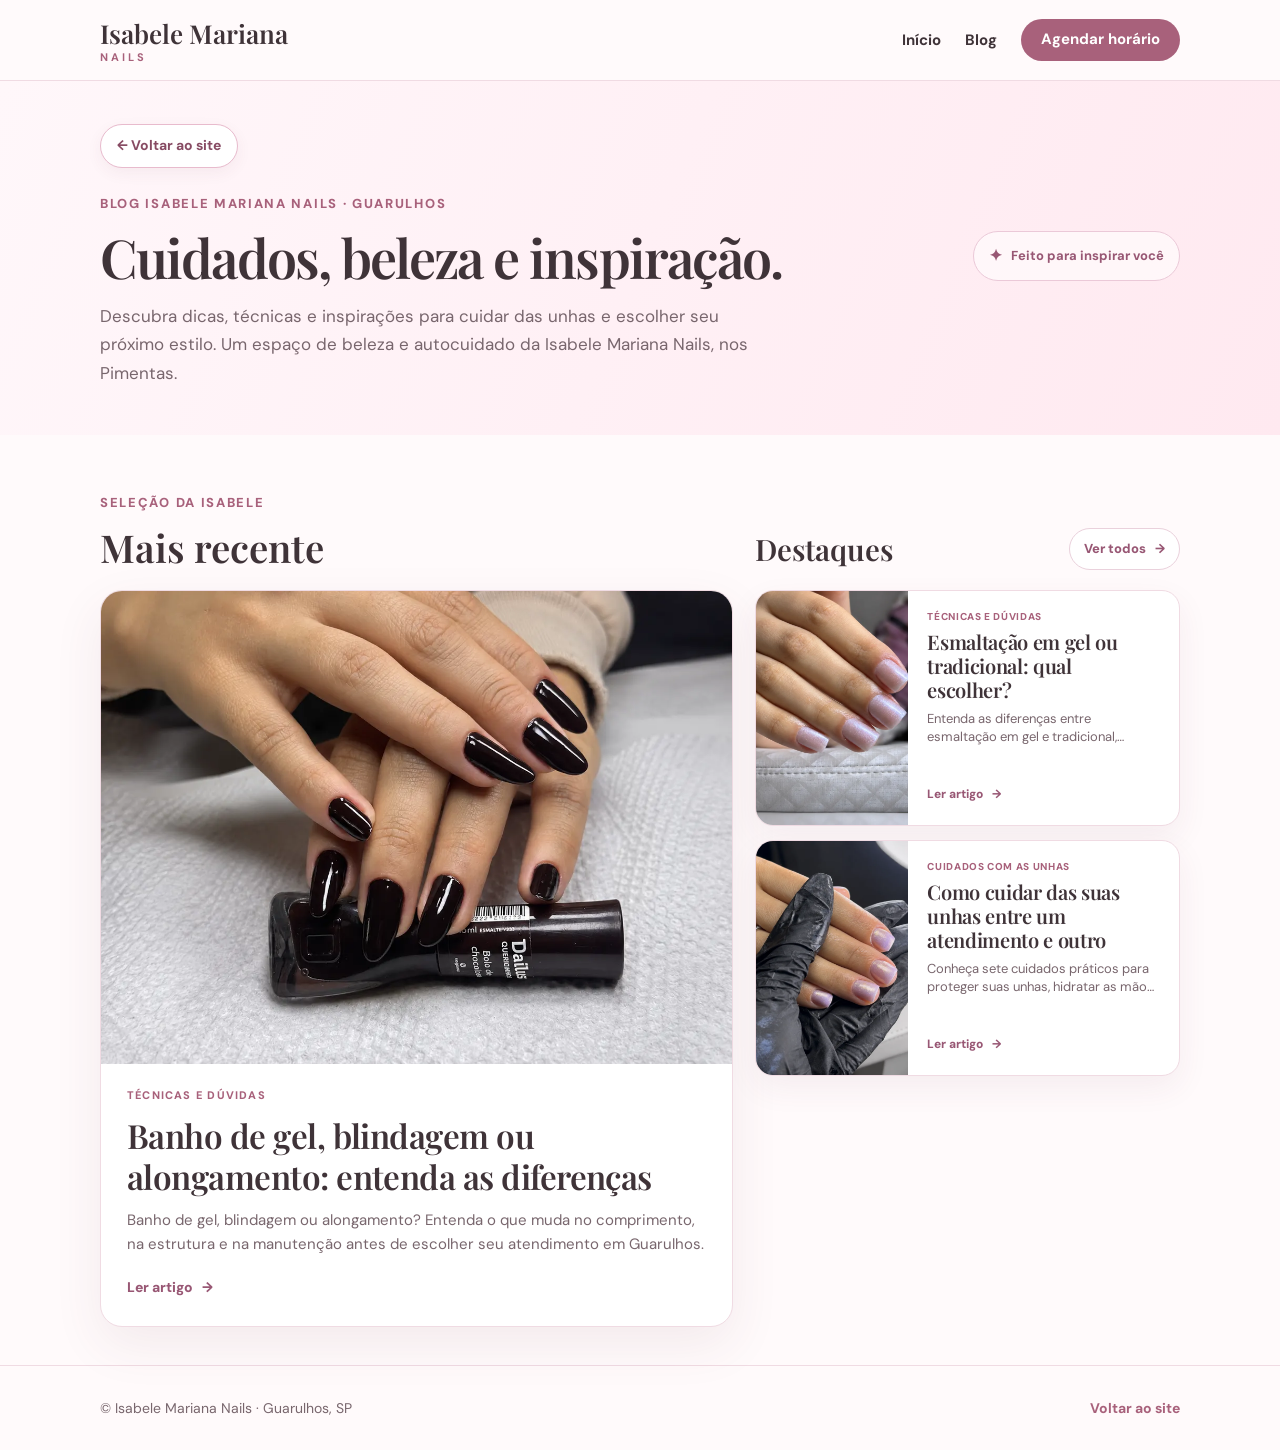
<file: blog/index.html>
<!doctype html>
<html lang="pt-BR">
<head>
  <meta charset="utf-8">
  <meta name="viewport" content="width=device-width, initial-scale=1">
  <!-- Indexação definida pelo gerador conforme publicações aprovadas. -->
  <meta name="robots" content="index,follow">
  <title>Blog de cuidados com as unhas | Isabele Mariana Nails</title>
  <meta name="description" content="Dicas práticas sobre cuidados com as unhas, agendamento e beleza. Conteúdos da Isabele Mariana Nails, na região dos Pimentas, em Guarulhos.">
  <link rel="canonical" href="https://isabelemariananails.com.br/blog/">
  <link rel="icon" type="image/png" href="/assets/isabele-favicon.png">
  <meta property="og:type" content="website">
  <meta property="og:locale" content="pt_BR">
  <meta property="og:site_name" content="Isabele Mariana Nails">
  <meta property="og:title" content="Blog de cuidados com as unhas | Isabele Mariana Nails">
  <meta property="og:description" content="Cuidados com as unhas e dicas de beleza da Isabele Mariana Nails, em Guarulhos.">
  <meta property="og:url" content="https://isabelemariananails.com.br/blog/">
  <meta property="og:image" content="https://isabelemariananails.com.br/assets/isabele-og.png">
  <link rel="preconnect" href="https://fonts.googleapis.com">
  <link rel="preconnect" href="https://fonts.gstatic.com" crossorigin>
  <link href="https://fonts.googleapis.com/css2?family=DM+Sans:wght@400;600;700;800&family=Playfair+Display:wght@500;600;700&display=swap" rel="stylesheet">
  <link rel="stylesheet" href="/blog/blog.css">
  <link rel="stylesheet" href="/blog/blog-home.css?v=20261121-mobile2">
  <script async src="https://www.googletagmanager.com/gtag/js?id=G-H32L5X9SS9"></script>
  <script>window.dataLayer=window.dataLayer||[];function gtag(){dataLayer.push(arguments)}gtag('js',new Date());gtag('config','G-H32L5X9SS9');</script>
</head>
<body>
  <header class="site-head"><div class="wrap">
    <a class="brand" href="/" aria-label="Voltar à página inicial da Isabele Mariana Nails"><strong>Isabele Mariana</strong><small>Nails</small></a>
    <nav class="links" aria-label="Navegação do blog"><a href="/">Início</a><a href="/blog/" aria-current="page">Blog</a><a class="pill" href="https://isabelenailsapp.vercel.app/" target="_blank" rel="noopener noreferrer">Agendar horário</a></nav>
  </div></header>
  <main id="conteudo">
    <section class="blog-hero" aria-labelledby="blog-heading"><div class="wrap blog-hero__inner">
      <div class="blog-hero__text">
        <a class="blog-back-link" href="/">← Voltar ao site</a>
        <span class="eyebrow">Blog Isabele Mariana Nails · Guarulhos</span>
        <h1 id="blog-heading">Cuidados, beleza e inspiração.</h1>
        <p>Descubra dicas, técnicas e inspirações para cuidar das unhas e escolher seu próximo estilo. Um espaço de beleza e autocuidado da Isabele Mariana Nails, nos Pimentas.</p>
      </div>
      <span class="blog-hero__tag" aria-hidden="true">Feito para inspirar você</span>
    </div></section>
    <section class="blog-spotlight" aria-labelledby="spotlight-title"><div class="wrap"><div class="blog-feature-grid"><div class="blog-recent-heading"><span class="eyebrow">Seleção da Isabele</span><h2 class="section-title" id="spotlight-title">Mais recente</h2></div><article class="blog-feature-card"><a class="blog-feature-card__media" href="/blog/banho-de-gel-blindagem-alongamento-diferencas/" aria-label="Ler: Banho de gel, blindagem ou alongamento: entenda as diferenças"><img src="/assets/blog/banho-de-gel-blindagem-alongamento-diferencas-1.webp" alt="Unhas amendoadas com esmaltação em tom vinho escuro, acabamento brilhante e alongamento realizado por Isabele Mariana Nails em Guarulhos, SP." width="1200" height="900" loading="eager"></a><div class="blog-feature-card__body"><span class="eyebrow">Técnicas e dúvidas</span><h3><a href="/blog/banho-de-gel-blindagem-alongamento-diferencas/">Banho de gel, blindagem ou alongamento: entenda as diferenças</a></h3><p>Banho de gel, blindagem ou alongamento? Entenda o que muda no comprimento, na estrutura e na manutenção antes de escolher seu atendimento em Guarulhos.</p><a class="blog-feature-card__link" href="/blog/banho-de-gel-blindagem-alongamento-diferencas/">Ler artigo <span aria-hidden="true">→</span></a></div></article><div class="blog-highlights-heading"><h2 id="highlights-title">Destaques</h2><a class="blog-view-all" href="/blog/todos/">Ver todos <span aria-hidden="true">→</span></a></div><div class="blog-feature-carousel" data-blog-carousel role="group" aria-label="Artigos selecionados em destaque"><div class="blog-feature-stack" style="--stack-count:2" role="region" aria-roledescription="carrossel" tabindex="0" aria-label="Deslize para ver os artigos em destaque"><article class="blog-feature-card blog-feature-card--compact"><a class="blog-feature-card__media" href="/blog/esmaltacao-em-gel-ou-tradicional/" aria-label="Ler: Esmaltação em gel ou tradicional: qual escolher?"><img src="/assets/blog/esmaltacao-em-gel-ou-tradicional.webp" alt="Esmaltação em gel ou tradicional: qual escolher?" width="1200" height="900" loading="lazy"></a><div class="blog-feature-card__body"><span class="eyebrow">Técnicas e dúvidas</span><h3><a href="/blog/esmaltacao-em-gel-ou-tradicional/">Esmaltação em gel ou tradicional: qual escolher?</a></h3><p>Entenda as diferenças entre esmaltação em gel e tradicional, compare durabilidade, cuidados e saiba o que considerar antes de escolher.</p><a class="blog-feature-card__link" href="/blog/esmaltacao-em-gel-ou-tradicional/">Ler artigo <span aria-hidden="true">→</span></a></div></article>
<article class="blog-feature-card blog-feature-card--compact"><a class="blog-feature-card__media" href="/blog/como-cuidar-das-unhas-entre-atendimentos/" aria-label="Ler: Como cuidar das suas unhas entre um atendimento e outro"><img src="/assets/blog/como-cuidar-das-unhas-entre-atendimentos.webp" alt="como-cuidar-das-unhas-entre-atendimentos" width="1200" height="900" loading="lazy"></a><div class="blog-feature-card__body"><span class="eyebrow">Cuidados com as unhas</span><h3><a href="/blog/como-cuidar-das-unhas-entre-atendimentos/">Como cuidar das suas unhas entre um atendimento e outro</a></h3><p>Conheça sete cuidados práticos para proteger suas unhas, hidratar as mãos e planejar o próximo atendimento com tranquilidade.</p><a class="blog-feature-card__link" href="/blog/como-cuidar-das-unhas-entre-atendimentos/">Ler artigo <span aria-hidden="true">→</span></a></div></article></div><div class="blog-feature-carousel__controls" aria-label="Navegar pelos destaques"><button type="button" class="blog-feature-carousel__arrow" data-carousel-prev aria-label="Destaque anterior" disabled>&#8249;</button><div class="blog-feature-carousel__dots"><button type="button" class="blog-feature-carousel__dot is-active" data-carousel-dot="0" aria-label="Ir para destaque 1 de 2" aria-current="true"></button><button type="button" class="blog-feature-carousel__dot" data-carousel-dot="1" aria-label="Ir para destaque 2 de 2"></button></div><button type="button" class="blog-feature-carousel__arrow" data-carousel-next aria-label="Próximo destaque">&#8250;</button></div></div></div></div></section>
    
  </main>
  <footer class="footer"><div class="wrap"><span>© Isabele Mariana Nails · Guarulhos, SP</span><a href="/">Voltar ao site</a></div></footer>
  <script src="/blog/blog-feature-carousel.js" defer></script>
</body>
</html>
</file>
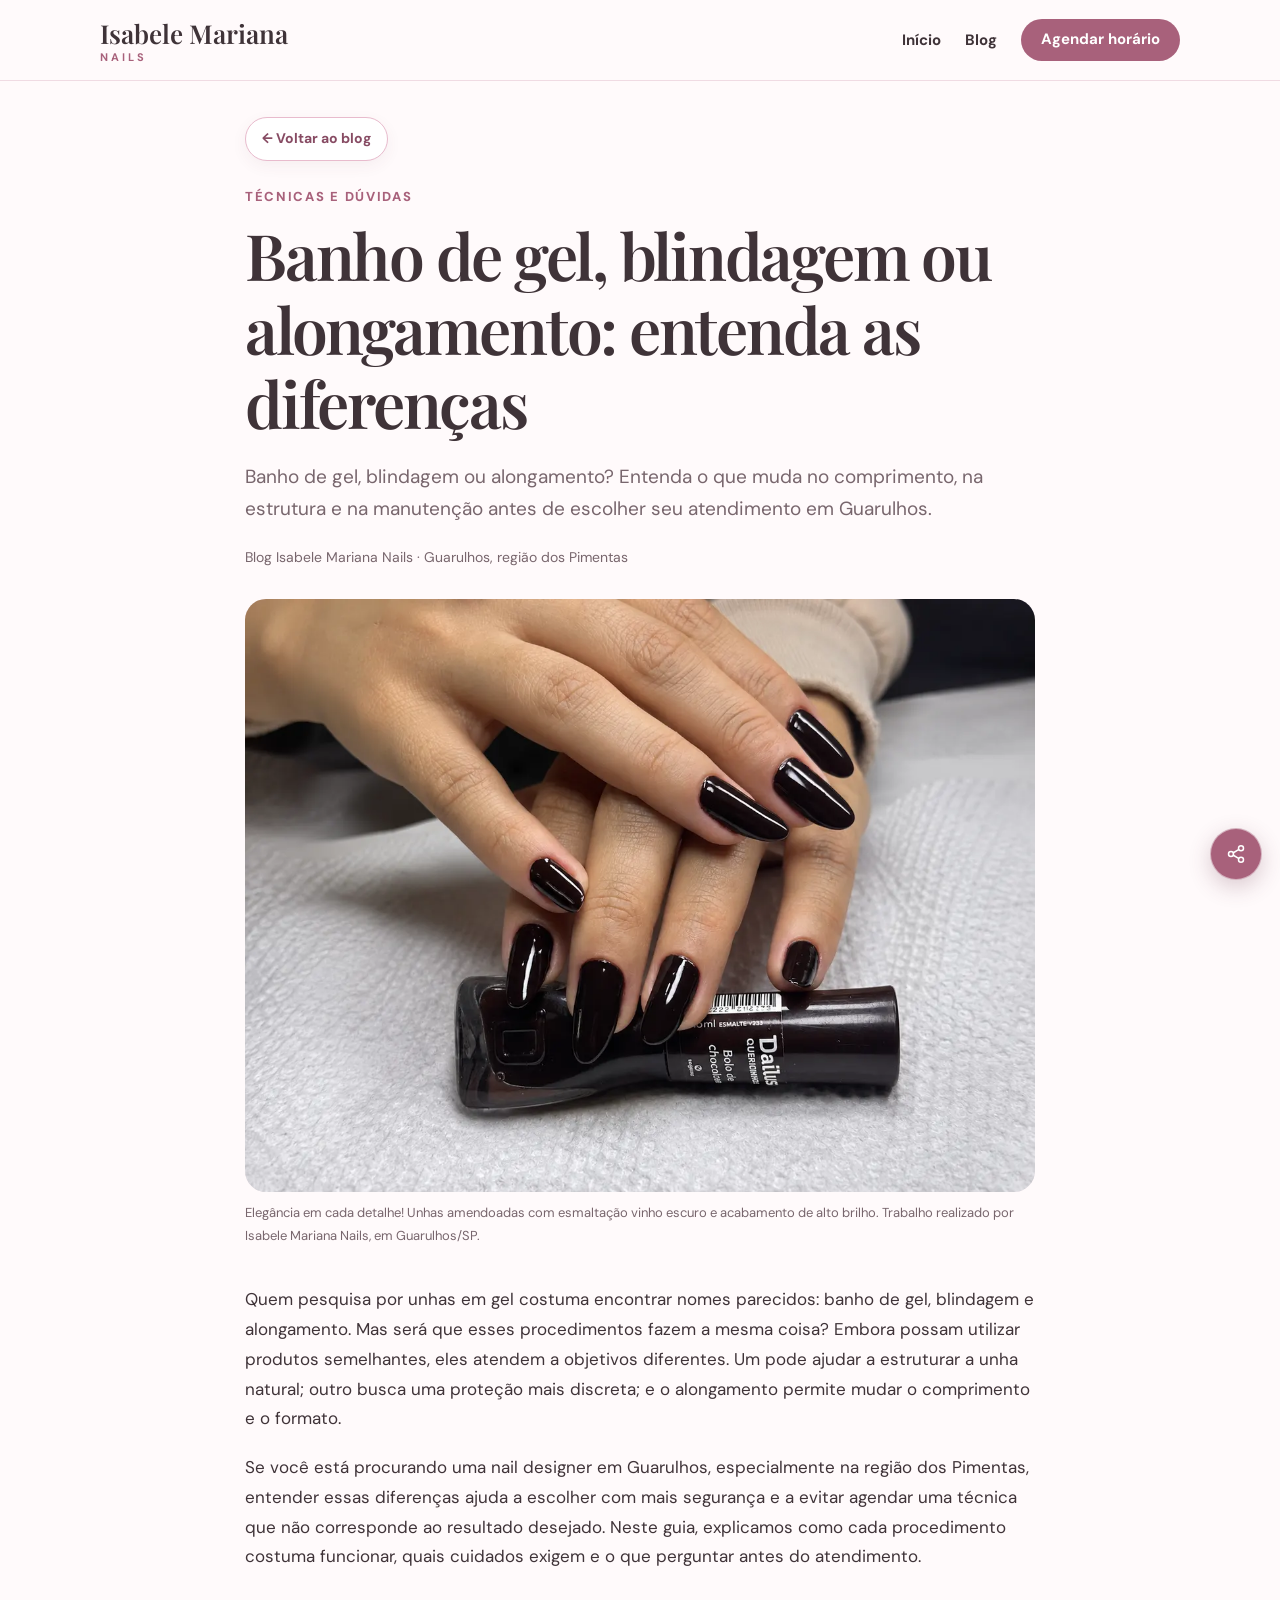
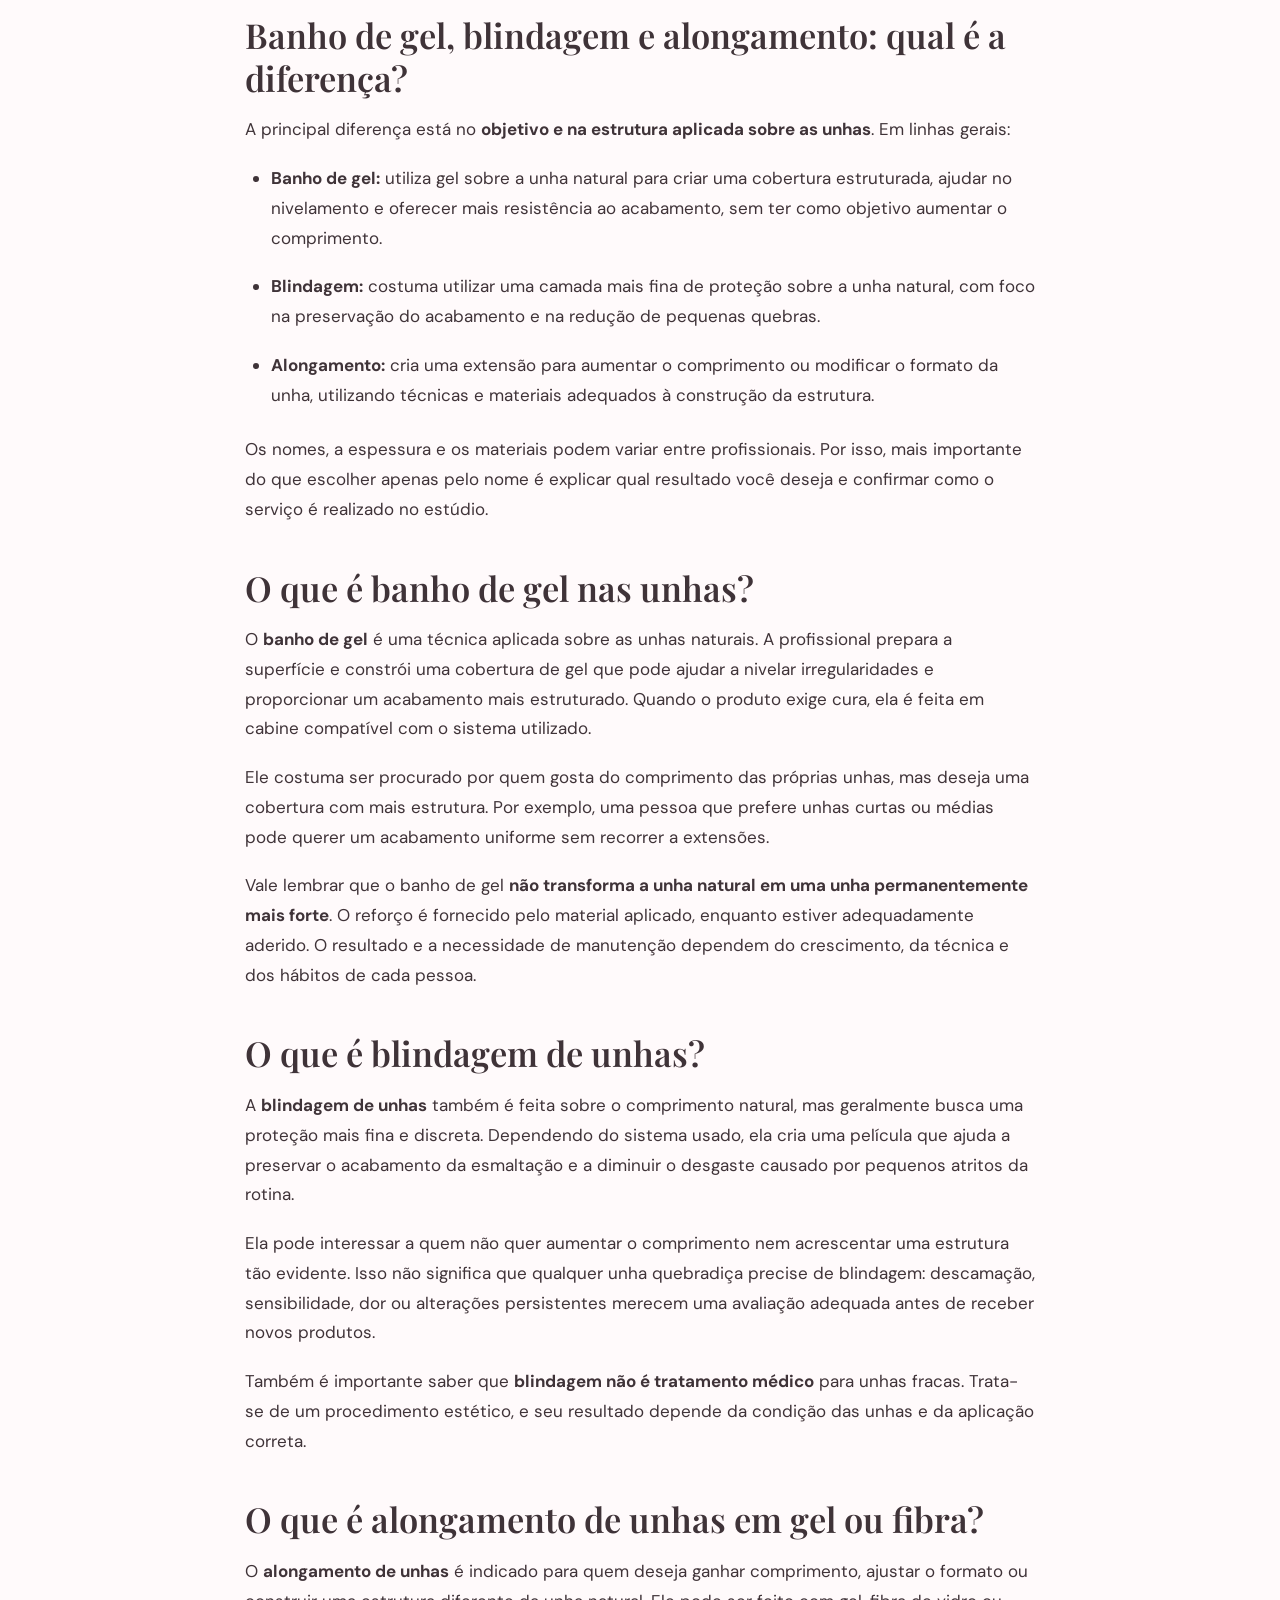
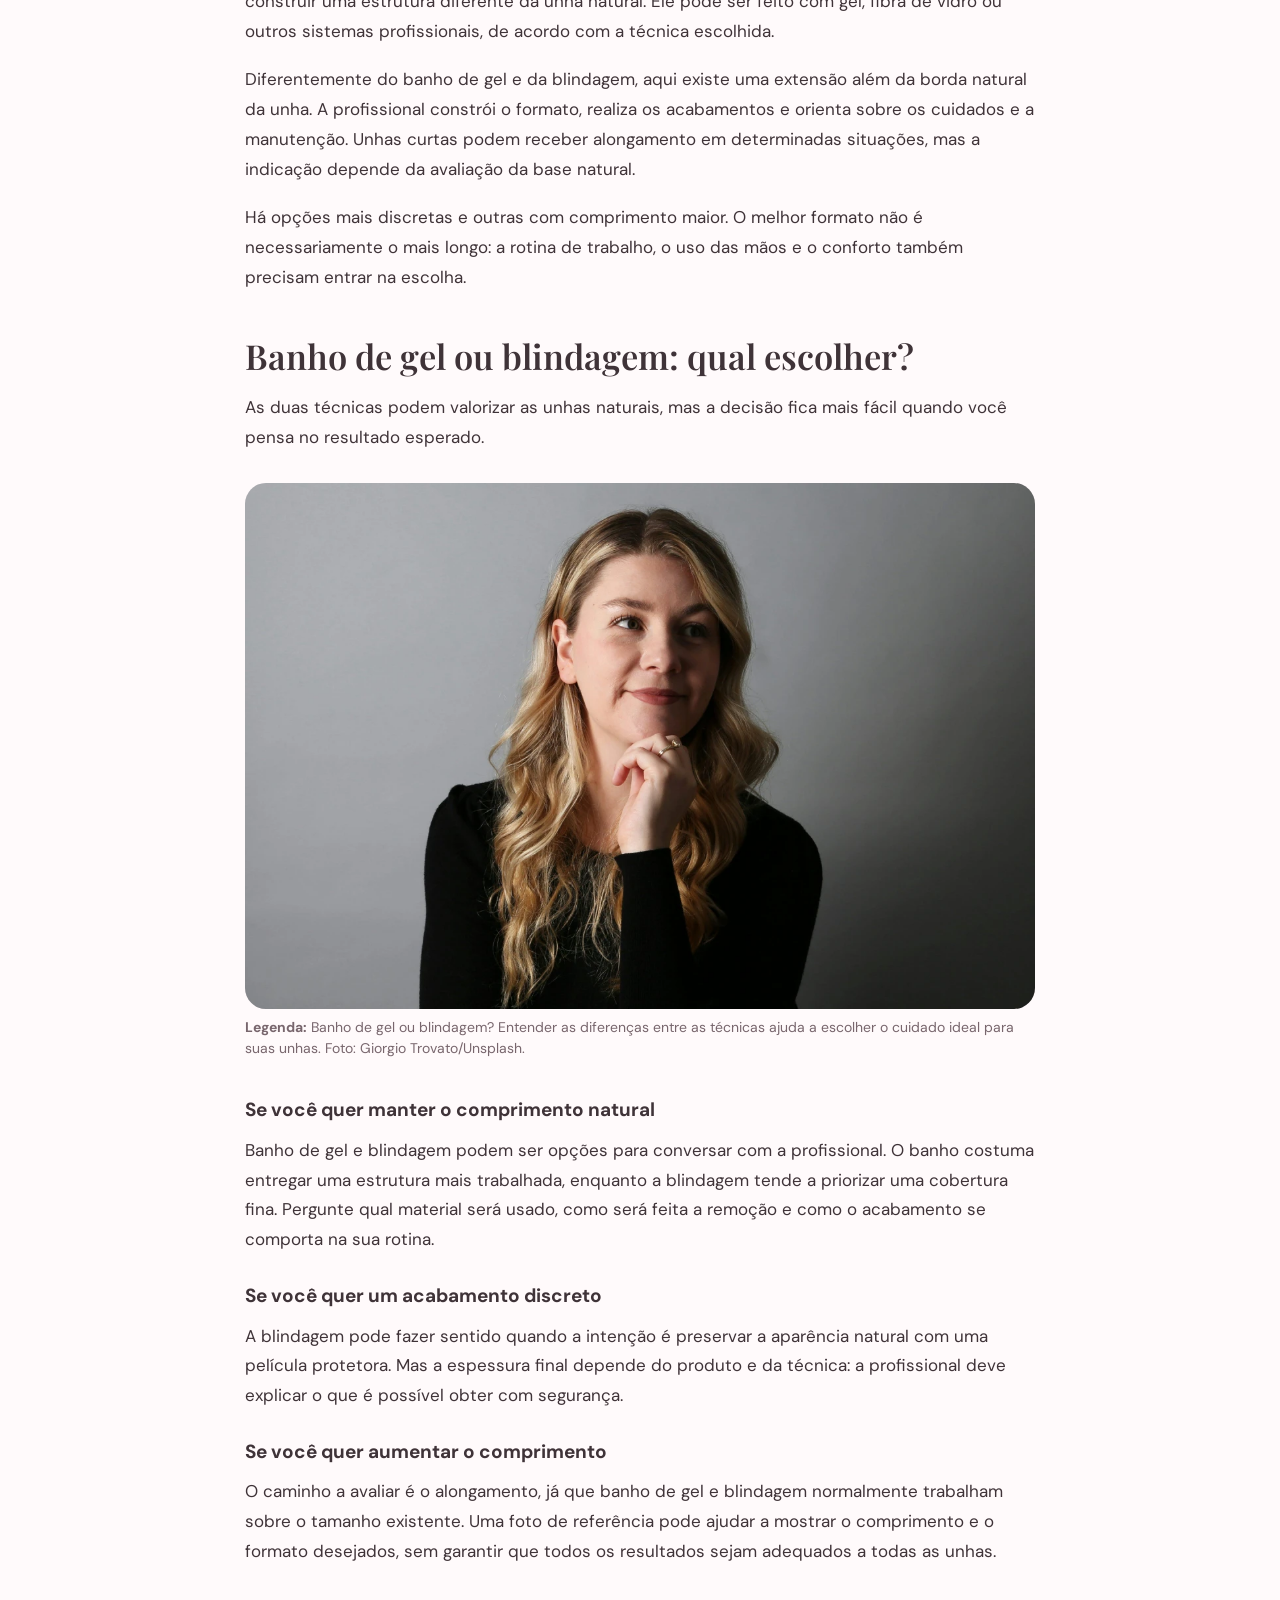
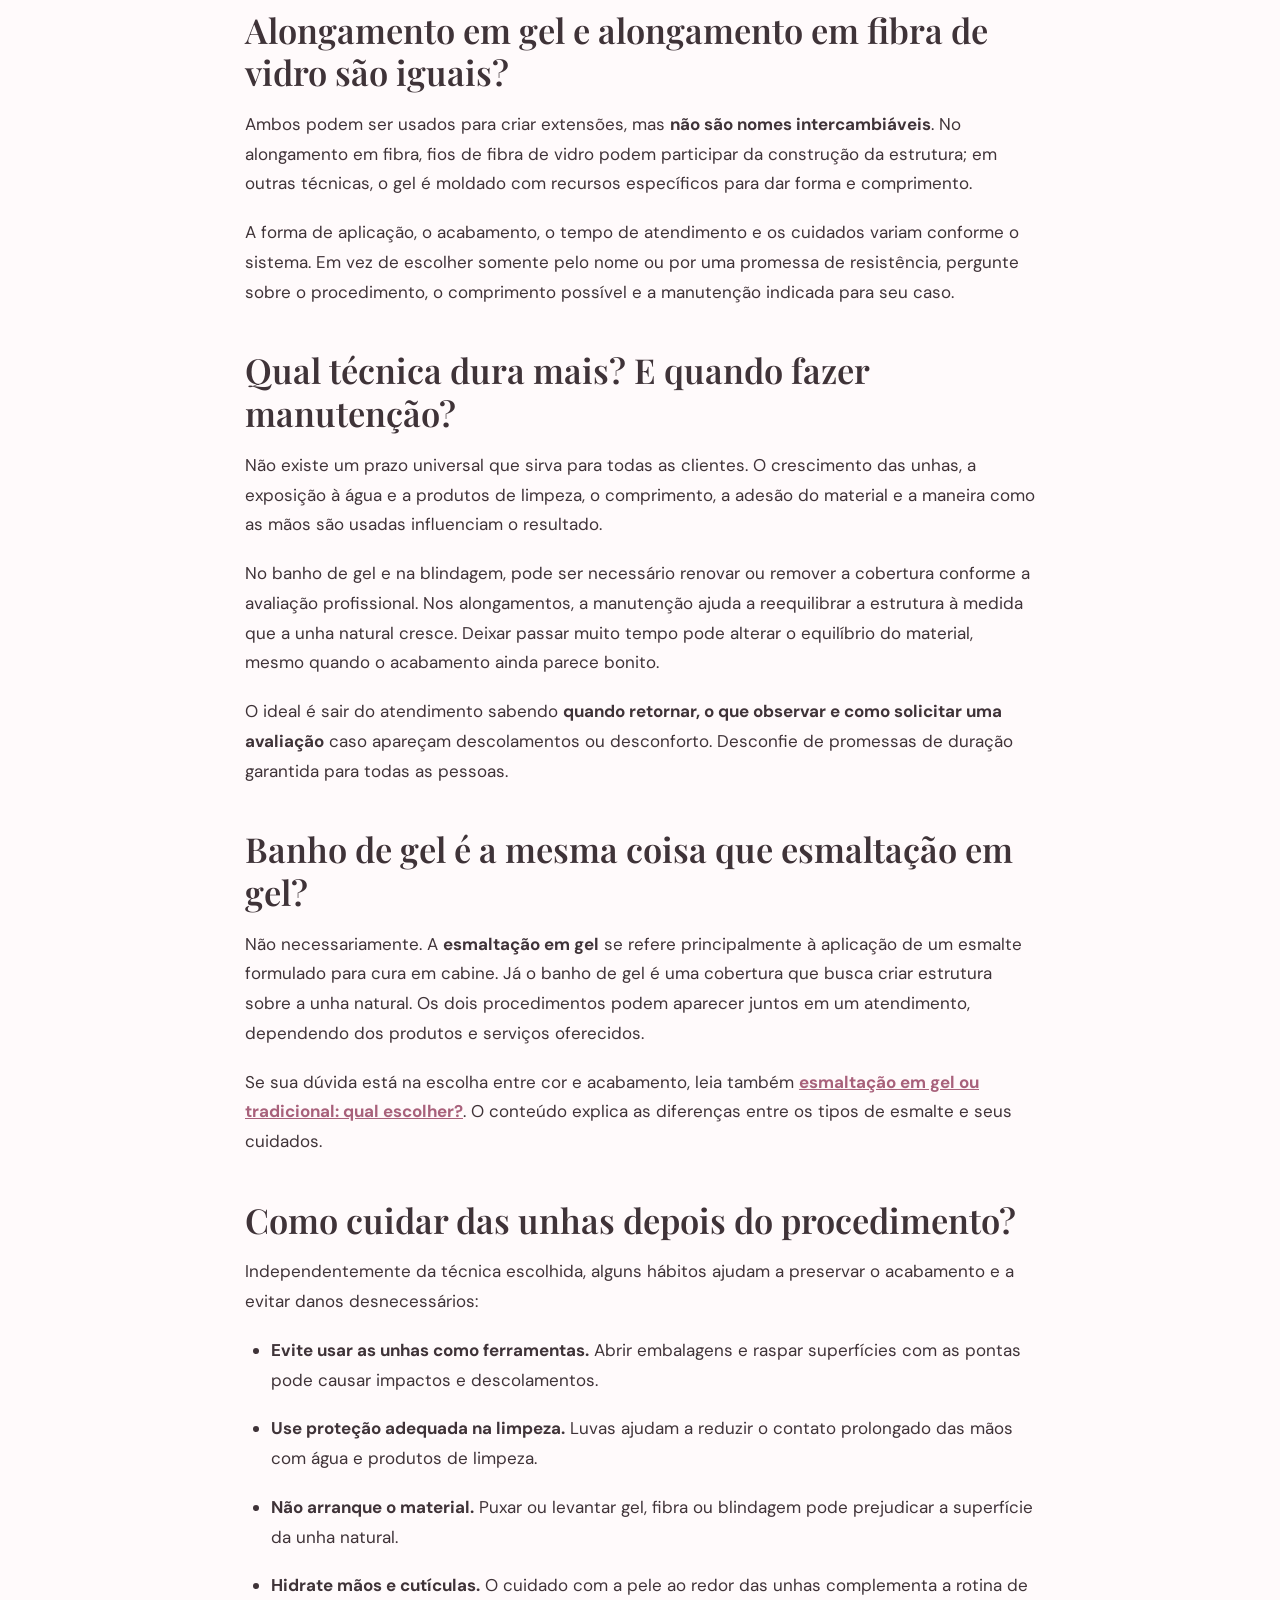
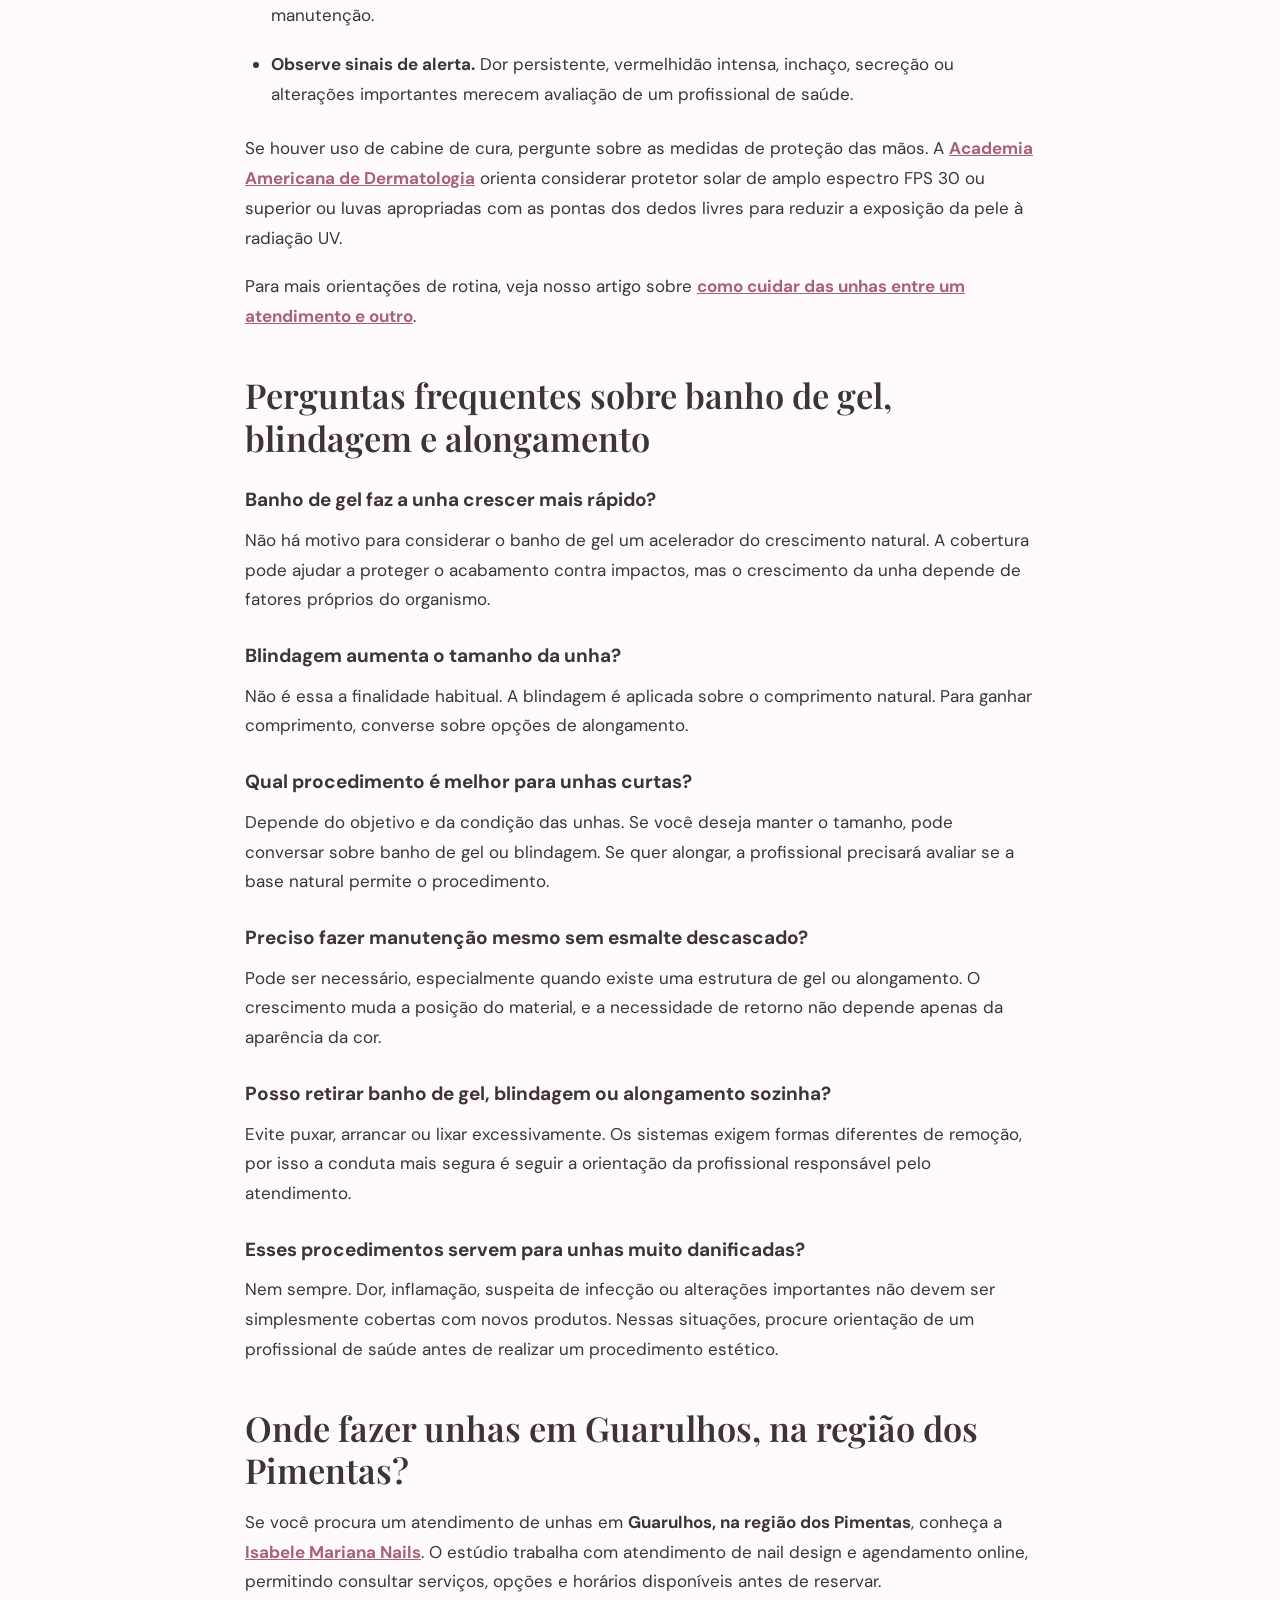
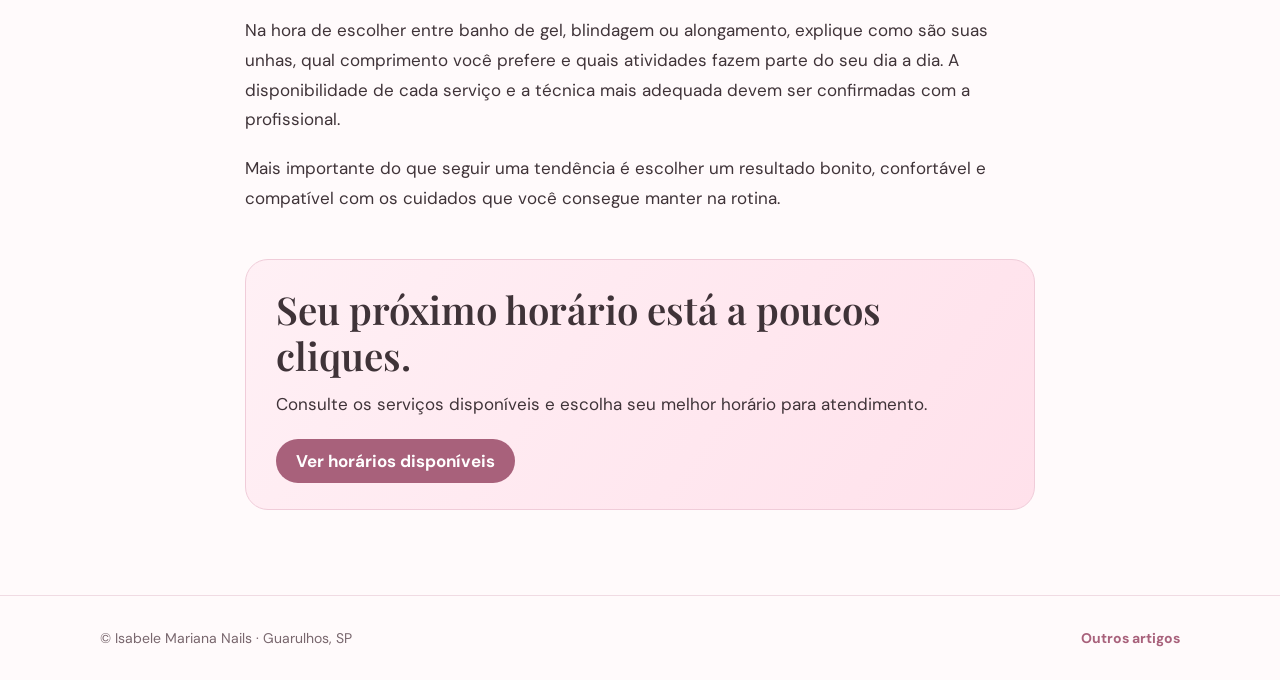
<file: blog/banho-de-gel-blindagem-alongamento-diferencas/index.html>
<!doctype html>
<html lang="pt-BR">
<head>
  <meta charset="utf-8">
  <meta name="viewport" content="width=device-width, initial-scale=1">
  <!-- O gerador define robots conforme o status de publicação no CMS. -->
  <meta name="robots" content="index,follow">
  <title>Banho de gel, blindagem ou alongamento? | Guarulhos</title>
  <meta name="description" content="Banho de gel, blindagem ou alongamento? Veja diferenças, cuidados e manutenção e conheça o atendimento da Isabele Mariana Nails nos Pimentas, Guarulhos.">
  <link rel="canonical" href="https://isabelemariananails.com.br/blog/banho-de-gel-blindagem-alongamento-diferencas/">
  <link rel="icon" type="image/png" href="/assets/isabele-favicon.png">
  <meta property="og:type" content="article">
  <meta property="og:locale" content="pt_BR">
  <meta property="og:site_name" content="Isabele Mariana Nails">
  <meta property="og:title" content="Banho de gel, blindagem ou alongamento? | Guarulhos">
  <meta property="og:description" content="Banho de gel, blindagem ou alongamento? Veja diferenças, cuidados e manutenção e conheça o atendimento da Isabele Mariana Nails nos Pimentas, Guarulhos.">
  <meta property="og:url" content="https://isabelemariananails.com.br/blog/banho-de-gel-blindagem-alongamento-diferencas/">
  <meta property="og:image" content="https://isabelemariananails.com.br/assets/blog/banho-de-gel-blindagem-alongamento-diferencas-1.webp">
  <meta name="twitter:card" content="summary_large_image">
  <meta name="twitter:title" content="Banho de gel, blindagem ou alongamento? | Guarulhos">
  <meta name="twitter:description" content="Banho de gel, blindagem ou alongamento? Veja diferenças, cuidados e manutenção e conheça o atendimento da Isabele Mariana Nails nos Pimentas, Guarulhos.">
  <meta name="twitter:image" content="https://isabelemariananails.com.br/assets/blog/banho-de-gel-blindagem-alongamento-diferencas-1.webp">
  <script type="application/ld+json">{"@context": "https://schema.org", "@type": "BlogPosting", "@id": "https://isabelemariananails.com.br/blog/banho-de-gel-blindagem-alongamento-diferencas/#artigo", "headline": "Banho de gel, blindagem ou alongamento: entenda as diferenças", "description": "Banho de gel, blindagem ou alongamento? Veja diferenças, cuidados e manutenção e conheça o atendimento da Isabele Mariana Nails nos Pimentas, Guarulhos.", "mainEntityOfPage": {"@type": "WebPage", "@id": "https://isabelemariananails.com.br/blog/banho-de-gel-blindagem-alongamento-diferencas/"}, "image": ["https://isabelemariananails.com.br/assets/blog/banho-de-gel-blindagem-alongamento-diferencas-1.webp"], "author": {"@type": "Organization", "name": "Isabele Mariana Nails"}, "publisher": {"@type": "Organization", "name": "Isabele Mariana Nails"}, "inLanguage": "pt-BR"}</script>
  <link rel="preconnect" href="https://fonts.googleapis.com">
  <link rel="preconnect" href="https://fonts.gstatic.com" crossorigin>
  <link href="https://fonts.googleapis.com/css2?family=DM+Sans:wght@400;600;700;800&family=Playfair+Display:wght@500;600;700&display=swap" rel="stylesheet">
  <link rel="stylesheet" href="/blog/blog.css">
  <script async src="https://www.googletagmanager.com/gtag/js?id=G-H32L5X9SS9"></script>
  <script>window.dataLayer=window.dataLayer||[];function gtag(){dataLayer.push(arguments)}gtag('js',new Date());gtag('config','G-H32L5X9SS9');</script>
</head>
<body>
  <header class="site-head"><div class="wrap">
    <a class="brand" href="/" aria-label="Página inicial da Isabele Mariana Nails"><strong>Isabele Mariana</strong><small>Nails</small></a>
    <nav class="links" aria-label="Navegação do blog"><a href="/">Início</a><a href="/blog/">Blog</a><a class="pill" href="https://isabelenailsapp.vercel.app/" target="_blank" rel="noopener noreferrer">Agendar horário</a></nav>
  </div></header>
  <main class="article">
    <article class="article-content">
  <a class="kicker blog-back-link" href="/blog/">← Voltar ao blog</a>
  <span class="eyebrow">Técnicas e dúvidas</span>
  <h1 class="article-title">Banho de gel, blindagem ou alongamento: entenda as diferenças</h1>
  <p class="article-lead">Banho de gel, blindagem ou alongamento? Entenda o que muda no comprimento, na estrutura e na manutenção antes de escolher seu atendimento em Guarulhos.</p>
  <p class="meta">Blog Isabele Mariana Nails · Guarulhos, região dos Pimentas</p>
  <figure class="photo"><img src="/assets/blog/banho-de-gel-blindagem-alongamento-diferencas-1.webp" alt="Unhas amendoadas com esmaltação em tom vinho escuro, acabamento brilhante e alongamento realizado por Isabele Mariana Nails em Guarulhos, SP." width="1200" height="900" loading="eager"><figcaption>Elegância em cada detalhe! Unhas amendoadas com esmaltação vinho escuro e acabamento de alto brilho. Trabalho realizado por Isabele Mariana Nails, em Guarulhos/SP.</figcaption></figure>
  <div class="prose"><p>Quem pesquisa por unhas em gel costuma encontrar nomes parecidos: banho de gel, blindagem e alongamento. Mas será que esses procedimentos fazem a mesma coisa? Embora possam utilizar produtos semelhantes, eles atendem a objetivos diferentes. Um pode ajudar a estruturar a unha natural; outro busca uma proteção mais discreta; e o alongamento permite mudar o comprimento e o formato.</p><p>Se você está procurando uma nail designer em Guarulhos, especialmente na região dos Pimentas, entender essas diferenças ajuda a escolher com mais segurança e a evitar agendar uma técnica que não corresponde ao resultado desejado. Neste guia, explicamos como cada procedimento costuma funcionar, quais cuidados exigem e o que perguntar antes do atendimento.</p><h2>Banho de gel, blindagem e alongamento: qual é a diferença?</h2><p>A principal diferença está no <strong>objetivo e na estrutura aplicada sobre as unhas</strong>. Em linhas gerais:</p><ul><li><p><strong>Banho de gel:</strong> utiliza gel sobre a unha natural para criar uma cobertura estruturada, ajudar no nivelamento e oferecer mais resistência ao acabamento, sem ter como objetivo aumentar o comprimento.</p></li><li><p><strong>Blindagem:</strong> costuma utilizar uma camada mais fina de proteção sobre a unha natural, com foco na preservação do acabamento e na redução de pequenas quebras.</p></li><li><p><strong>Alongamento:</strong> cria uma extensão para aumentar o comprimento ou modificar o formato da unha, utilizando técnicas e materiais adequados à construção da estrutura.</p></li></ul><p>Os nomes, a espessura e os materiais podem variar entre profissionais. Por isso, mais importante do que escolher apenas pelo nome é explicar qual resultado você deseja e confirmar como o serviço é realizado no estúdio.</p><h2>O que é banho de gel nas unhas?</h2><p>O <strong>banho de gel</strong> é uma técnica aplicada sobre as unhas naturais. A profissional prepara a superfície e constrói uma cobertura de gel que pode ajudar a nivelar irregularidades e proporcionar um acabamento mais estruturado. Quando o produto exige cura, ela é feita em cabine compatível com o sistema utilizado.</p><p>Ele costuma ser procurado por quem gosta do comprimento das próprias unhas, mas deseja uma cobertura com mais estrutura. Por exemplo, uma pessoa que prefere unhas curtas ou médias pode querer um acabamento uniforme sem recorrer a extensões.</p><p>Vale lembrar que o banho de gel <strong>não transforma a unha natural em uma unha permanentemente mais forte</strong>. O reforço é fornecido pelo material aplicado, enquanto estiver adequadamente aderido. O resultado e a necessidade de manutenção dependem do crescimento, da técnica e dos hábitos de cada pessoa.</p><h2>O que é blindagem de unhas?</h2><p>A <strong>blindagem de unhas</strong> também é feita sobre o comprimento natural, mas geralmente busca uma proteção mais fina e discreta. Dependendo do sistema usado, ela cria uma película que ajuda a preservar o acabamento da esmaltação e a diminuir o desgaste causado por pequenos atritos da rotina.</p><p>Ela pode interessar a quem não quer aumentar o comprimento nem acrescentar uma estrutura tão evidente. Isso não significa que qualquer unha quebradiça precise de blindagem: descamação, sensibilidade, dor ou alterações persistentes merecem uma avaliação adequada antes de receber novos produtos.</p><p>Também é importante saber que <strong>blindagem não é tratamento médico</strong> para unhas fracas. Trata-se de um procedimento estético, e seu resultado depende da condição das unhas e da aplicação correta.</p><h2>O que é alongamento de unhas em gel ou fibra?</h2><p>O <strong>alongamento de unhas</strong> é indicado para quem deseja ganhar comprimento, ajustar o formato ou construir uma estrutura diferente da unha natural. Ele pode ser feito com gel, fibra de vidro ou outros sistemas profissionais, de acordo com a técnica escolhida.</p><p>Diferentemente do banho de gel e da blindagem, aqui existe uma extensão além da borda natural da unha. A profissional constrói o formato, realiza os acabamentos e orienta sobre os cuidados e a manutenção. Unhas curtas podem receber alongamento em determinadas situações, mas a indicação depende da avaliação da base natural.</p><p>Há opções mais discretas e outras com comprimento maior. O melhor formato não é necessariamente o mais longo: a rotina de trabalho, o uso das mãos e o conforto também precisam entrar na escolha.</p><h2>Banho de gel ou blindagem: qual escolher?</h2><p>As duas técnicas podem valorizar as unhas naturais, mas a decisão fica mais fácil quando você pensa no resultado esperado.</p><figure><img src="/assets/blog/blindagem-ou-banho-de-gel-qual-escolher.webp" alt="Mulher de cabelos loiros com a mão apoiada no queixo e expressão pensativa, representando a dúvida entre banho de gel e blindagem." loading="lazy" decoding="async"><figcaption><strong>Legenda:</strong> Banho de gel ou blindagem? Entender as diferenças entre as técnicas ajuda a escolher o cuidado ideal para suas unhas. Foto: Giorgio Trovato/Unsplash.</figcaption></figure><h3>Se você quer manter o comprimento natural</h3><p>Banho de gel e blindagem podem ser opções para conversar com a profissional. O banho costuma entregar uma estrutura mais trabalhada, enquanto a blindagem tende a priorizar uma cobertura fina. Pergunte qual material será usado, como será feita a remoção e como o acabamento se comporta na sua rotina.</p><h3>Se você quer um acabamento discreto</h3><p>A blindagem pode fazer sentido quando a intenção é preservar a aparência natural com uma película protetora. Mas a espessura final depende do produto e da técnica: a profissional deve explicar o que é possível obter com segurança.</p><h3>Se você quer aumentar o comprimento</h3><p>O caminho a avaliar é o alongamento, já que banho de gel e blindagem normalmente trabalham sobre o tamanho existente. Uma foto de referência pode ajudar a mostrar o comprimento e o formato desejados, sem garantir que todos os resultados sejam adequados a todas as unhas.</p><h2>Alongamento em gel e alongamento em fibra de vidro são iguais?</h2><p>Ambos podem ser usados para criar extensões, mas <strong>não são nomes intercambiáveis</strong>. No alongamento em fibra, fios de fibra de vidro podem participar da construção da estrutura; em outras técnicas, o gel é moldado com recursos específicos para dar forma e comprimento.</p><p>A forma de aplicação, o acabamento, o tempo de atendimento e os cuidados variam conforme o sistema. Em vez de escolher somente pelo nome ou por uma promessa de resistência, pergunte sobre o procedimento, o comprimento possível e a manutenção indicada para seu caso.</p><h2>Qual técnica dura mais? E quando fazer manutenção?</h2><p>Não existe um prazo universal que sirva para todas as clientes. O crescimento das unhas, a exposição à água e a produtos de limpeza, o comprimento, a adesão do material e a maneira como as mãos são usadas influenciam o resultado.</p><p>No banho de gel e na blindagem, pode ser necessário renovar ou remover a cobertura conforme a avaliação profissional. Nos alongamentos, a manutenção ajuda a reequilibrar a estrutura à medida que a unha natural cresce. Deixar passar muito tempo pode alterar o equilíbrio do material, mesmo quando o acabamento ainda parece bonito.</p><p>O ideal é sair do atendimento sabendo <strong>quando retornar, o que observar e como solicitar uma avaliação</strong> caso apareçam descolamentos ou desconforto. Desconfie de promessas de duração garantida para todas as pessoas.</p><h2>Banho de gel é a mesma coisa que esmaltação em gel?</h2><p>Não necessariamente. A <strong>esmaltação em gel</strong> se refere principalmente à aplicação de um esmalte formulado para cura em cabine. Já o banho de gel é uma cobertura que busca criar estrutura sobre a unha natural. Os dois procedimentos podem aparecer juntos em um atendimento, dependendo dos produtos e serviços oferecidos.</p><p>Se sua dúvida está na escolha entre cor e acabamento, leia também <a href="/blog/esmaltacao-em-gel-ou-tradicional/">esmaltação em gel ou tradicional: qual escolher?</a>. O conteúdo explica as diferenças entre os tipos de esmalte e seus cuidados.</p><h2>Como cuidar das unhas depois do procedimento?</h2><p>Independentemente da técnica escolhida, alguns hábitos ajudam a preservar o acabamento e a evitar danos desnecessários:</p><ul><li><p><strong>Evite usar as unhas como ferramentas.</strong> Abrir embalagens e raspar superfícies com as pontas pode causar impactos e descolamentos.</p></li><li><p><strong>Use proteção adequada na limpeza.</strong> Luvas ajudam a reduzir o contato prolongado das mãos com água e produtos de limpeza.</p></li><li><p><strong>Não arranque o material.</strong> Puxar ou levantar gel, fibra ou blindagem pode prejudicar a superfície da unha natural.</p></li><li><p><strong>Hidrate mãos e cutículas.</strong> O cuidado com a pele ao redor das unhas complementa a rotina de manutenção.</p></li><li><p><strong>Observe sinais de alerta.</strong> Dor persistente, vermelhidão intensa, inchaço, secreção ou alterações importantes merecem avaliação de um profissional de saúde.</p></li></ul><p>Se houver uso de cabine de cura, pergunte sobre as medidas de proteção das mãos. A <a href="https://www.aad.org/public/everyday-care/nail-care-secrets/basics/pedicures/gel-manicures" target="_blank" rel="noopener noreferrer">Academia Americana de Dermatologia</a> orienta considerar protetor solar de amplo espectro FPS 30 ou superior ou luvas apropriadas com as pontas dos dedos livres para reduzir a exposição da pele à radiação UV.</p><p>Para mais orientações de rotina, veja nosso artigo sobre <a href="/blog/como-cuidar-das-unhas-entre-atendimentos/">como cuidar das unhas entre um atendimento e outro</a>.</p><h2>Perguntas frequentes sobre banho de gel, blindagem e alongamento</h2><h3>Banho de gel faz a unha crescer mais rápido?</h3><p>Não há motivo para considerar o banho de gel um acelerador do crescimento natural. A cobertura pode ajudar a proteger o acabamento contra impactos, mas o crescimento da unha depende de fatores próprios do organismo.</p><h3>Blindagem aumenta o tamanho da unha?</h3><p>Não é essa a finalidade habitual. A blindagem é aplicada sobre o comprimento natural. Para ganhar comprimento, converse sobre opções de alongamento.</p><h3>Qual procedimento é melhor para unhas curtas?</h3><p>Depende do objetivo e da condição das unhas. Se você deseja manter o tamanho, pode conversar sobre banho de gel ou blindagem. Se quer alongar, a profissional precisará avaliar se a base natural permite o procedimento.</p><h3>Preciso fazer manutenção mesmo sem esmalte descascado?</h3><p>Pode ser necessário, especialmente quando existe uma estrutura de gel ou alongamento. O crescimento muda a posição do material, e a necessidade de retorno não depende apenas da aparência da cor.</p><h3>Posso retirar banho de gel, blindagem ou alongamento sozinha?</h3><p>Evite puxar, arrancar ou lixar excessivamente. Os sistemas exigem formas diferentes de remoção, por isso a conduta mais segura é seguir a orientação da profissional responsável pelo atendimento.</p><h3>Esses procedimentos servem para unhas muito danificadas?</h3><p>Nem sempre. Dor, inflamação, suspeita de infecção ou alterações importantes não devem ser simplesmente cobertas com novos produtos. Nessas situações, procure orientação de um profissional de saúde antes de realizar um procedimento estético.</p><h2>Onde fazer unhas em Guarulhos, na região dos Pimentas?</h2><p>Se você procura um atendimento de unhas em <strong>Guarulhos, na região dos Pimentas</strong>, conheça a <a href="/">Isabele Mariana Nails</a>. O estúdio trabalha com atendimento de nail design e agendamento online, permitindo consultar serviços, opções e horários disponíveis antes de reservar.</p><p>Na hora de escolher entre banho de gel, blindagem ou alongamento, explique como são suas unhas, qual comprimento você prefere e quais atividades fazem parte do seu dia a dia. A disponibilidade de cada serviço e a técnica mais adequada devem ser confirmadas com a profissional.</p><p>Mais importante do que seguir uma tendência é escolher um resultado bonito, confortável e compatível com os cuidados que você consegue manter na rotina.</p></div>
  <section class="cta" aria-label="Agendar atendimento">
    <h2 class="section-title">Seu próximo horário está a poucos cliques.</h2>
    <p>Consulte os serviços disponíveis e escolha seu melhor horário para atendimento.</p>
    <a class="pill" href="https://isabelenailsapp.vercel.app/" target="_blank" rel="noopener noreferrer">Ver horários disponíveis</a>
  </section>
</article>
  </main>
  <!-- O menu e o script são compartilhados por todos os artigos gerados pelo CMS. -->
  <aside class="article-share" data-article-share aria-label="Compartilhar este artigo">
    <div id="article-share-menu" class="article-share__panel" data-share-panel hidden>
      <p class="article-share__heading">Compartilhar artigo</p>
      <a class="article-share__item article-share__item--whatsapp"
         data-share-whatsapp
         href="https://api.whatsapp.com/send?text=Leia%20este%20artigo%20da%20Isabele%20Mariana%20Nails%3A%20https://isabelemariananails.com.br/blog/banho-de-gel-blindagem-alongamento-diferencas/"
         target="_blank" rel="noopener noreferrer">
        <svg viewBox="0 0 24 24" aria-hidden="true"><path d="M20.8 11.6a8.8 8.8 0 0 1-12.8 7.8L3 21l1.6-4.7a8.8 8.8 0 1 1 16.2-4.7Z"/><path d="M8.4 8.2c.5 2.8 2.7 5 5.5 5.5l1.5-1.2 2 1.1c-.6 1.8-1.8 2.4-3.5 2.1-4.4-.7-7-3.3-7.7-7.6-.3-1.7.4-2.9 2-3.5l1.1 2-1.2 1.4"/></svg>
        <span>WhatsApp<small>Enviar o link para alguém</small></span>
      </a>
      <button class="article-share__item article-share__item--instagram" type="button" data-share-instagram>
        <svg viewBox="0 0 24 24" aria-hidden="true"><rect x="3" y="3" width="18" height="18" rx="5"/><circle cx="12" cy="12" r="4"/><circle cx="17.5" cy="6.5" r="1"/></svg>
        <span>Instagram<small>Stories ou Direct, se disponível</small></span>
      </button>
      <button class="article-share__item" type="button" data-share-native>
        <svg viewBox="0 0 24 24" aria-hidden="true"><path d="M12 16V3m0 0-4 4m4-4 4 4"/><path d="M5 14v5a2 2 0 0 0 2 2h10a2 2 0 0 0 2-2v-5"/></svg>
        <span>Outros aplicativos<small>Abrir menu do dispositivo</small></span>
      </button>
      <button class="article-share__item" type="button" data-share-copy>
        <svg viewBox="0 0 24 24" aria-hidden="true"><rect x="8" y="8" width="12" height="12" rx="2"/><path d="M16 8V5a2 2 0 0 0-2-2H5a2 2 0 0 0-2 2v9a2 2 0 0 0 2 2h3"/></svg>
        <span>Copiar link<small>Compartilhar onde preferir</small></span>
      </button>
      <p class="article-share__hint">No celular, escolha o Instagram no menu do sistema. Para Stories com link, use a figurinha de link no aplicativo.</p>
      <p class="article-share__feedback" data-share-feedback aria-live="polite" role="status" hidden></p>
    </div>
    <button class="article-share__toggle" type="button" data-share-toggle
            aria-label="Abrir opções de compartilhamento" aria-controls="article-share-menu"
            aria-expanded="false" title="Compartilhar este artigo">
      <svg viewBox="0 0 24 24" aria-hidden="true" width="22" height="22" fill="none" stroke="currentColor" stroke-width="2" stroke-linecap="round" stroke-linejoin="round">
        <circle cx="18" cy="5" r="3"/><circle cx="6" cy="12" r="3"/><circle cx="18" cy="19" r="3"/>
        <path d="m8.8 10.5 6.3-3.7m-6.3 6.7 6.3 3.7"/>
      </svg>
    </button>
  </aside>
  <script defer src="/blog/share.js"></script>
  <footer class="footer"><div class="wrap"><span>© Isabele Mariana Nails · Guarulhos, SP</span><a href="/blog/">Outros artigos</a></div></footer>
</body>
</html>
</file>
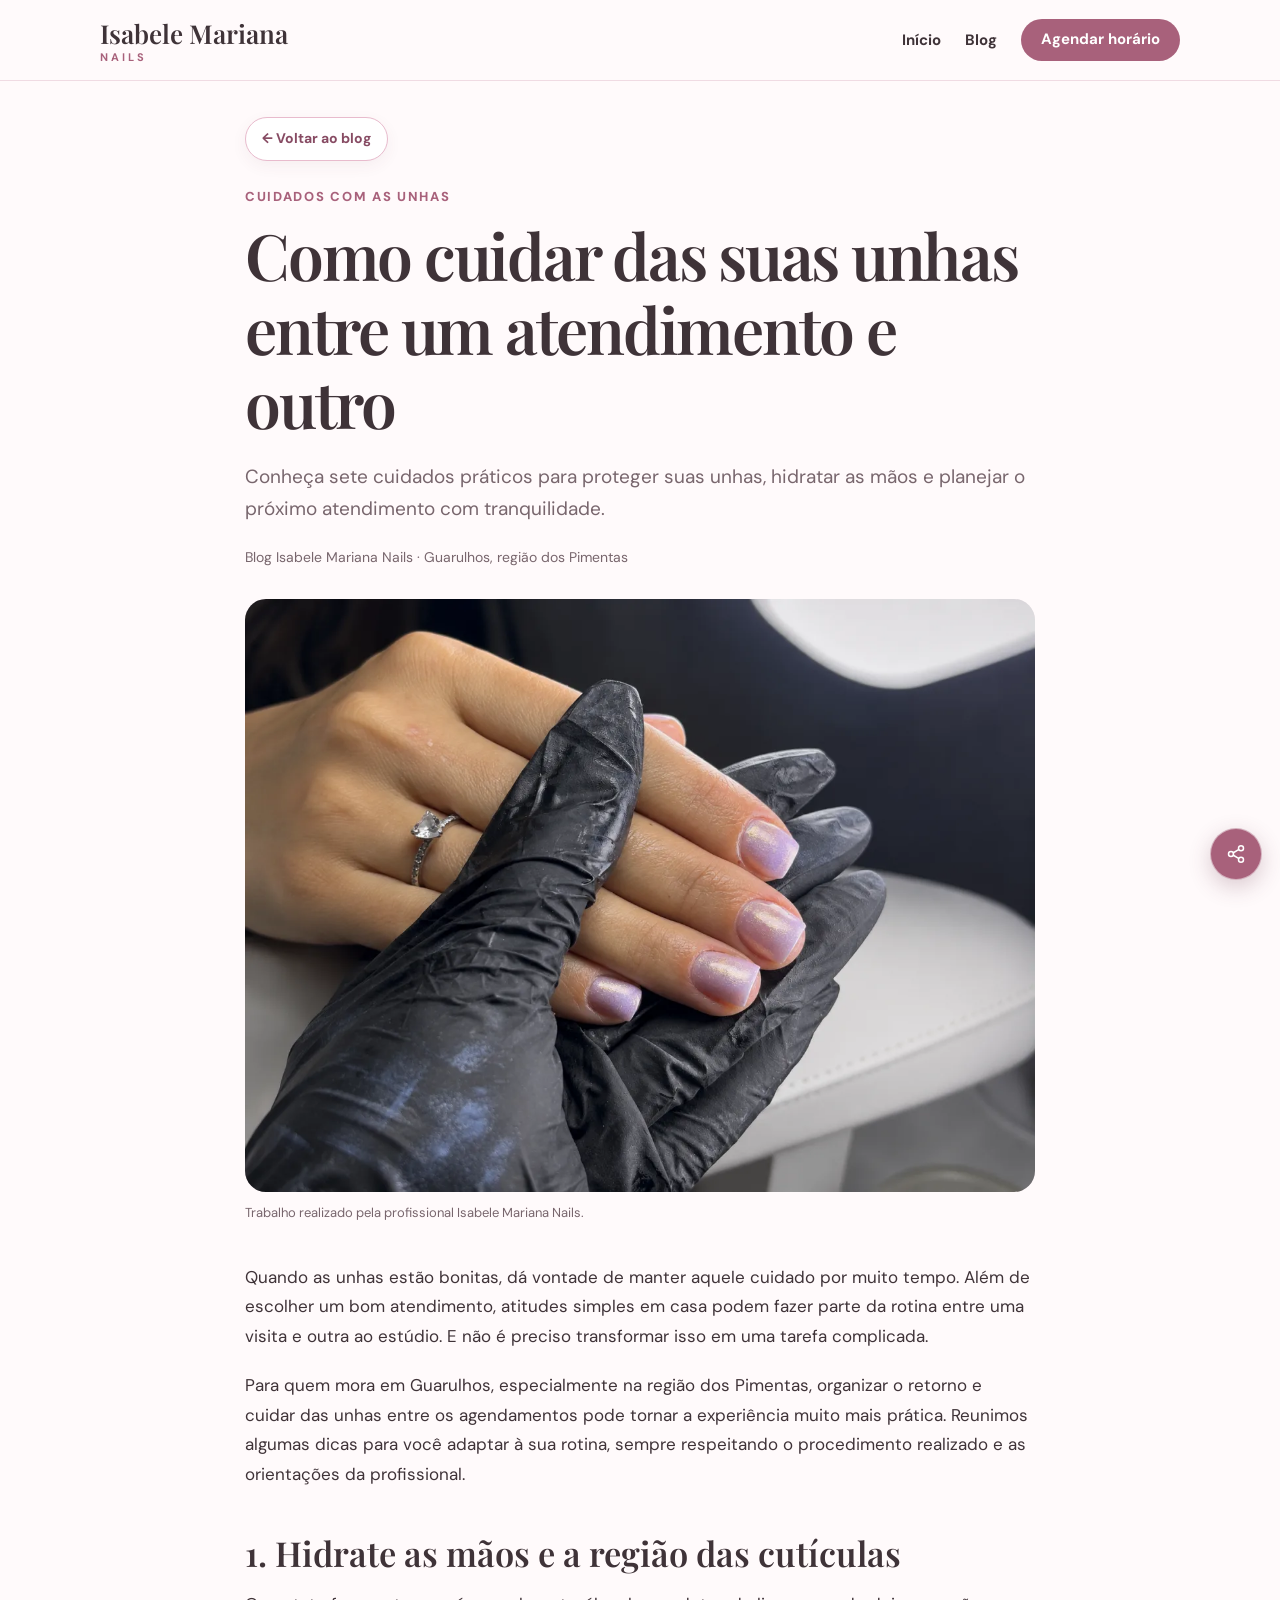
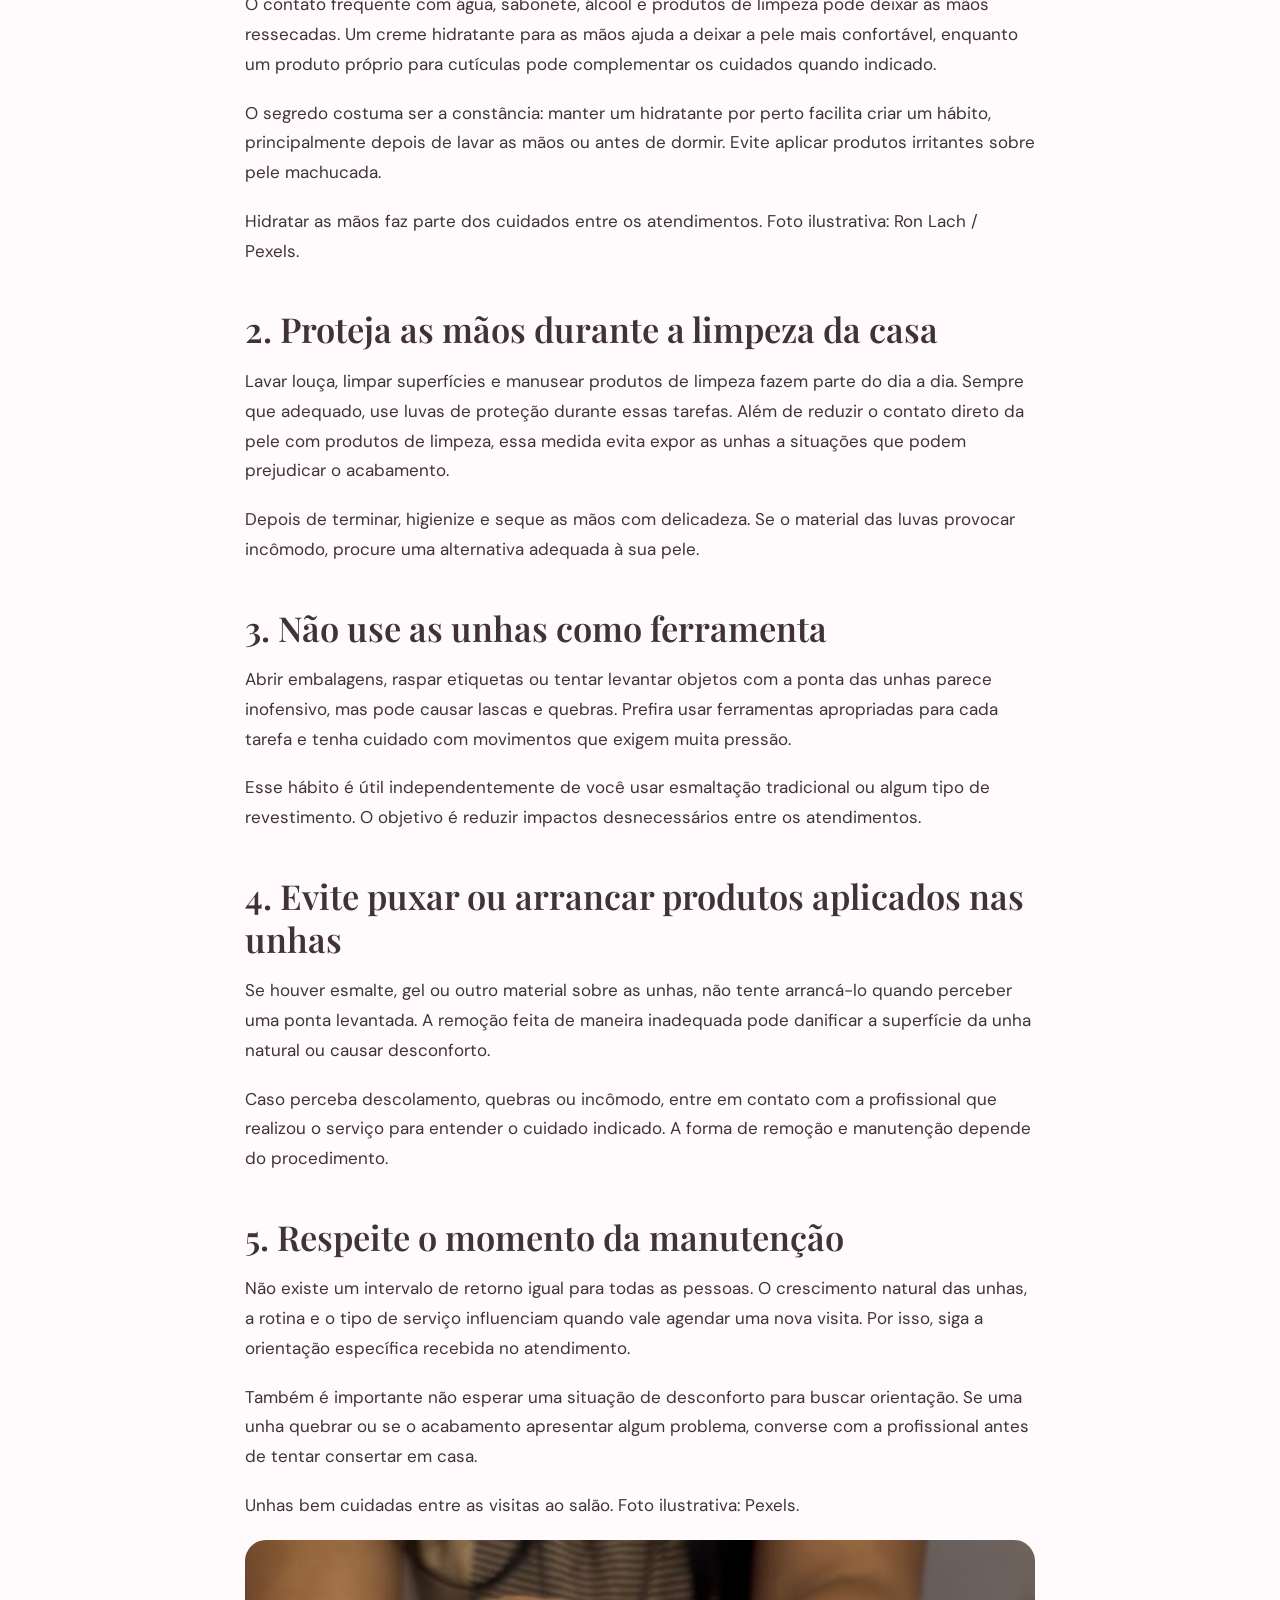
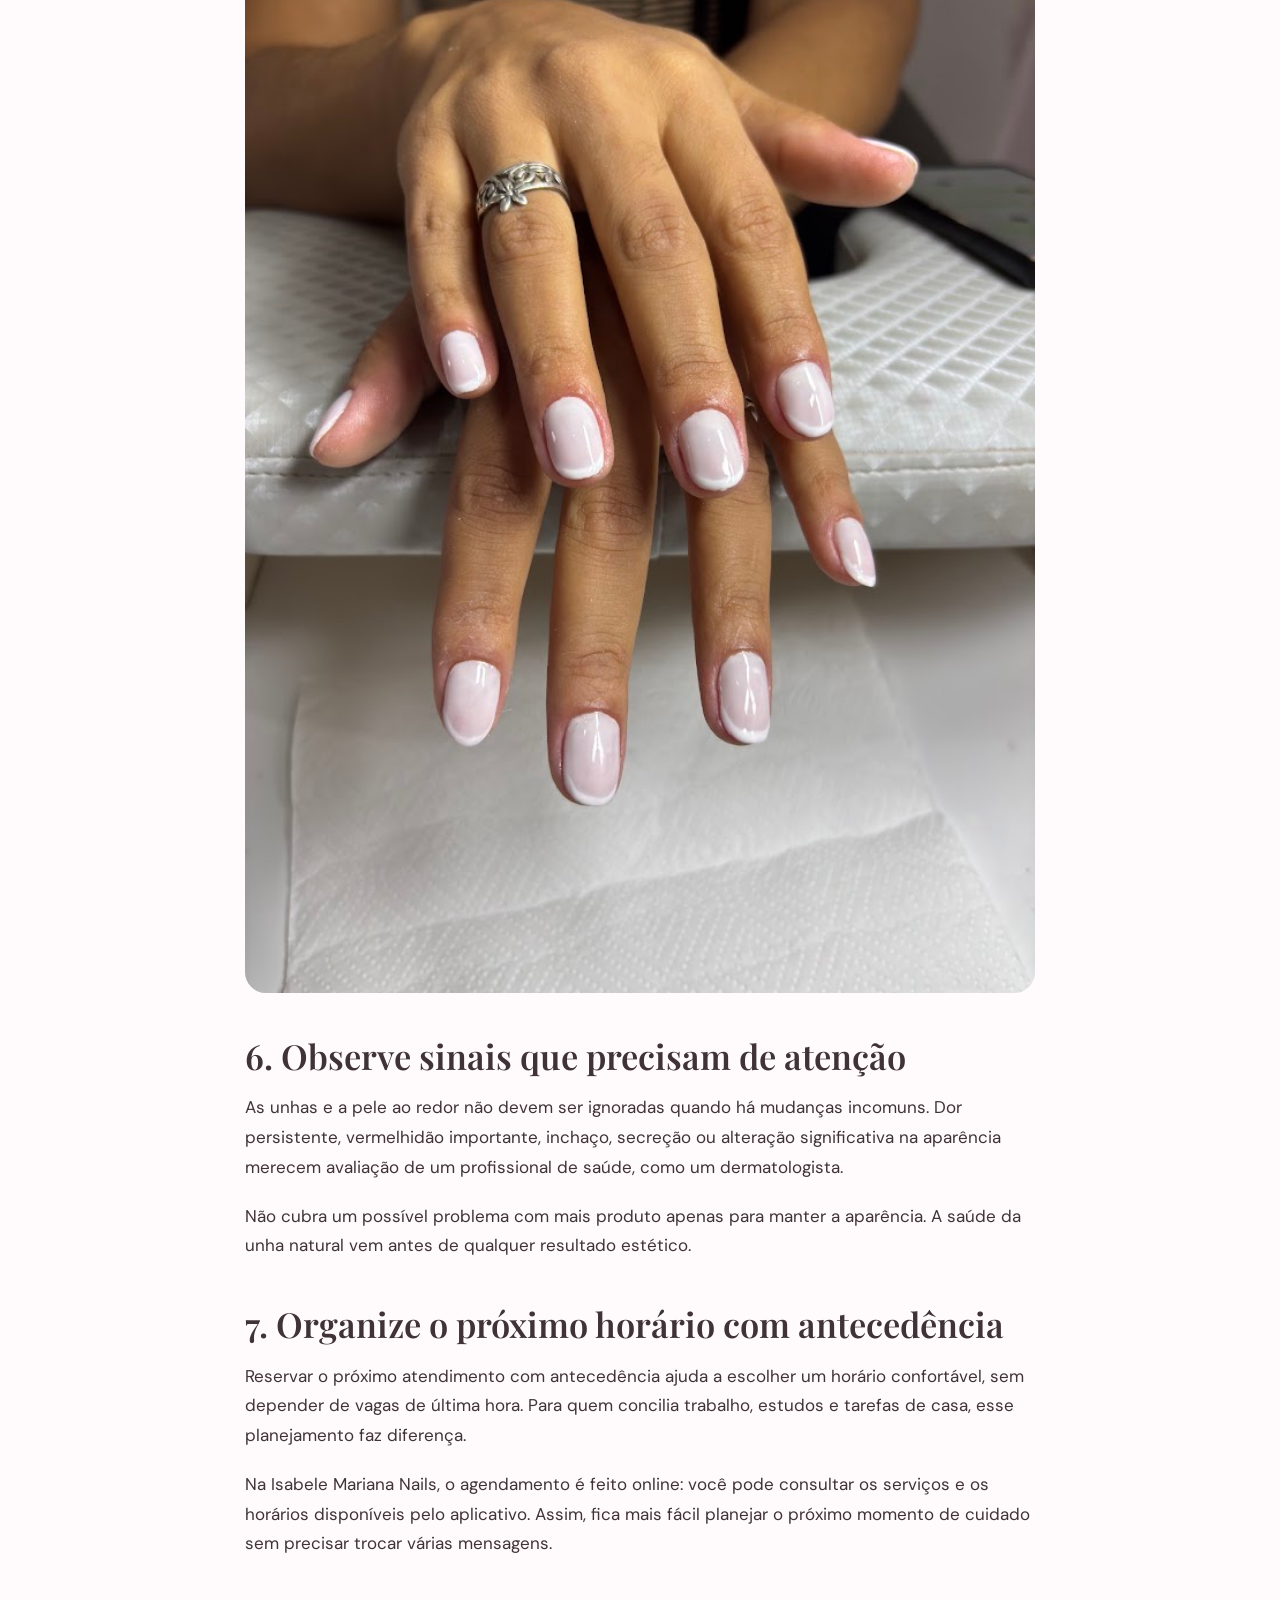
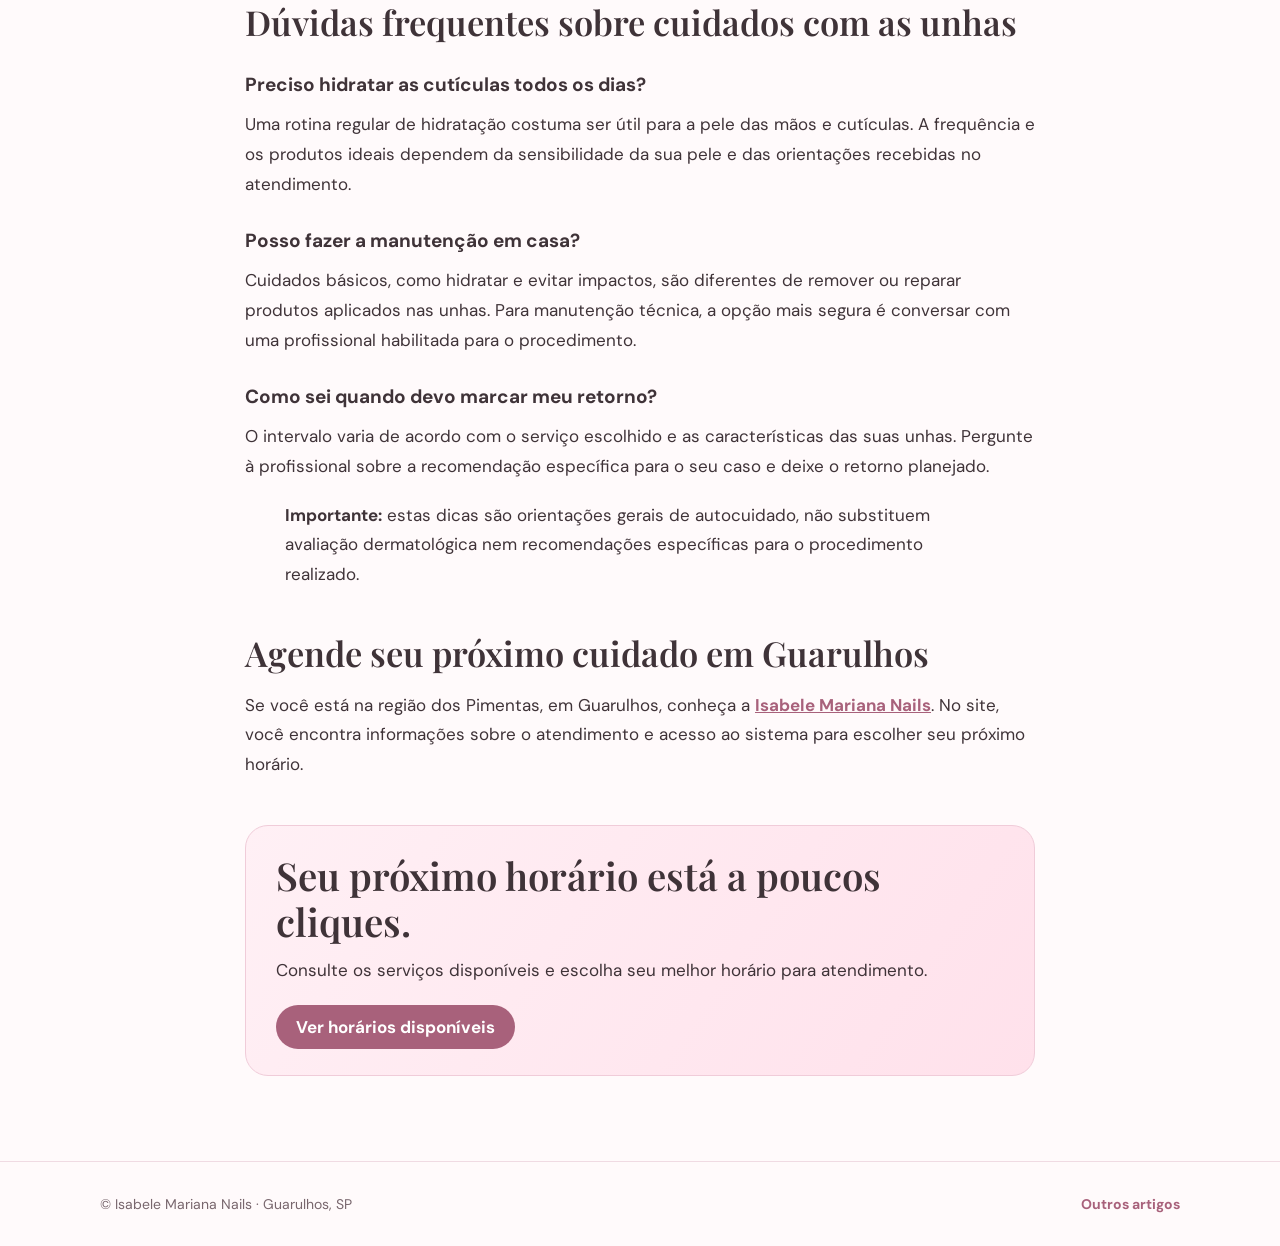
<file: blog/como-cuidar-das-unhas-entre-atendimentos/index.html>
<!doctype html>
<html lang="pt-BR">
<head>
  <meta charset="utf-8">
  <meta name="viewport" content="width=device-width, initial-scale=1">
  <!-- O gerador define robots conforme o status de publicação no CMS. -->
  <meta name="robots" content="index,follow">
  <title>Como cuidar das unhas entre atendimentos | Isabele Mariana Nails</title>
  <meta name="description" content="Veja cuidados simples para manter suas unhas bonitas entre atendimentos: hidratação, proteção, manutenção e agendamento com a Isabele em Guarulhos.">
  <link rel="canonical" href="https://isabelemariananails.com.br/blog/como-cuidar-das-unhas-entre-atendimentos/">
  <link rel="icon" type="image/png" href="/assets/isabele-favicon.png">
  <meta property="og:type" content="article">
  <meta property="og:locale" content="pt_BR">
  <meta property="og:site_name" content="Isabele Mariana Nails">
  <meta property="og:title" content="Como cuidar das unhas entre atendimentos | Isabele Mariana Nails">
  <meta property="og:description" content="Veja cuidados simples para manter suas unhas bonitas entre atendimentos: hidratação, proteção, manutenção e agendamento com a Isabele em Guarulhos.">
  <meta property="og:url" content="https://isabelemariananails.com.br/blog/como-cuidar-das-unhas-entre-atendimentos/">
  <meta property="og:image" content="https://isabelemariananails.com.br/assets/blog/como-cuidar-das-unhas-entre-atendimentos.webp">
  <meta name="twitter:card" content="summary_large_image">
  <meta name="twitter:title" content="Como cuidar das unhas entre atendimentos | Isabele Mariana Nails">
  <meta name="twitter:description" content="Veja cuidados simples para manter suas unhas bonitas entre atendimentos: hidratação, proteção, manutenção e agendamento com a Isabele em Guarulhos.">
  <meta name="twitter:image" content="https://isabelemariananails.com.br/assets/blog/como-cuidar-das-unhas-entre-atendimentos.webp">
  <script type="application/ld+json">{"@context": "https://schema.org", "@type": "BlogPosting", "@id": "https://isabelemariananails.com.br/blog/como-cuidar-das-unhas-entre-atendimentos/#artigo", "headline": "Como cuidar das suas unhas entre um atendimento e outro", "description": "Veja cuidados simples para manter suas unhas bonitas entre atendimentos: hidratação, proteção, manutenção e agendamento com a Isabele em Guarulhos.", "mainEntityOfPage": {"@type": "WebPage", "@id": "https://isabelemariananails.com.br/blog/como-cuidar-das-unhas-entre-atendimentos/"}, "image": ["https://isabelemariananails.com.br/assets/blog/como-cuidar-das-unhas-entre-atendimentos.webp"], "author": {"@type": "Organization", "name": "Isabele Mariana Nails"}, "publisher": {"@type": "Organization", "name": "Isabele Mariana Nails"}, "inLanguage": "pt-BR"}</script>
  <link rel="preconnect" href="https://fonts.googleapis.com">
  <link rel="preconnect" href="https://fonts.gstatic.com" crossorigin>
  <link href="https://fonts.googleapis.com/css2?family=DM+Sans:wght@400;600;700;800&family=Playfair+Display:wght@500;600;700&display=swap" rel="stylesheet">
  <link rel="stylesheet" href="/blog/blog.css">
  <script async src="https://www.googletagmanager.com/gtag/js?id=G-H32L5X9SS9"></script>
  <script>window.dataLayer=window.dataLayer||[];function gtag(){dataLayer.push(arguments)}gtag('js',new Date());gtag('config','G-H32L5X9SS9');</script>
</head>
<body>
  <header class="site-head"><div class="wrap">
    <a class="brand" href="/" aria-label="Página inicial da Isabele Mariana Nails"><strong>Isabele Mariana</strong><small>Nails</small></a>
    <nav class="links" aria-label="Navegação do blog"><a href="/">Início</a><a href="/blog/">Blog</a><a class="pill" href="https://isabelenailsapp.vercel.app/" target="_blank" rel="noopener noreferrer">Agendar horário</a></nav>
  </div></header>
  <main class="article">
    <article class="article-content">
  <a class="kicker blog-back-link" href="/blog/">← Voltar ao blog</a>
  <span class="eyebrow">Cuidados com as unhas</span>
  <h1 class="article-title">Como cuidar das suas unhas entre um atendimento e outro</h1>
  <p class="article-lead">Conheça sete cuidados práticos para proteger suas unhas, hidratar as mãos e planejar o próximo atendimento com tranquilidade.</p>
  <p class="meta">Blog Isabele Mariana Nails · Guarulhos, região dos Pimentas</p>
  <figure class="photo"><img src="/assets/blog/como-cuidar-das-unhas-entre-atendimentos.webp" alt="como-cuidar-das-unhas-entre-atendimentos" width="1200" height="900" loading="eager"><figcaption>Trabalho realizado pela profissional Isabele Mariana Nails.</figcaption></figure>
  <div class="prose"><p>Quando as unhas estão bonitas, dá vontade de manter aquele cuidado por muito tempo. Além de escolher um bom atendimento, atitudes simples em casa podem fazer parte da rotina entre uma visita e outra ao estúdio. E não é preciso transformar isso em uma tarefa complicada.</p><p>Para quem mora em Guarulhos, especialmente na região dos Pimentas, organizar o retorno e cuidar das unhas entre os agendamentos pode tornar a experiência muito mais prática. Reunimos algumas dicas para você adaptar à sua rotina, sempre respeitando o procedimento realizado e as orientações da profissional.</p><h2>1. Hidrate as mãos e a região das cutículas</h2><p>O contato frequente com água, sabonete, álcool e produtos de limpeza pode deixar as mãos ressecadas. Um creme hidratante para as mãos ajuda a deixar a pele mais confortável, enquanto um produto próprio para cutículas pode complementar os cuidados quando indicado.</p><p>O segredo costuma ser a constância: manter um hidratante por perto facilita criar um hábito, principalmente depois de lavar as mãos ou antes de dormir. Evite aplicar produtos irritantes sobre pele machucada.</p><p>Hidratar as mãos faz parte dos cuidados entre os atendimentos. Foto ilustrativa: Ron Lach / Pexels.</p><h2>2. Proteja as mãos durante a limpeza da casa</h2><p>Lavar louça, limpar superfícies e manusear produtos de limpeza fazem parte do dia a dia. Sempre que adequado, use luvas de proteção durante essas tarefas. Além de reduzir o contato direto da pele com produtos de limpeza, essa medida evita expor as unhas a situações que podem prejudicar o acabamento.</p><p>Depois de terminar, higienize e seque as mãos com delicadeza. Se o material das luvas provocar incômodo, procure uma alternativa adequada à sua pele.</p><h2>3. Não use as unhas como ferramenta</h2><p>Abrir embalagens, raspar etiquetas ou tentar levantar objetos com a ponta das unhas parece inofensivo, mas pode causar lascas e quebras. Prefira usar ferramentas apropriadas para cada tarefa e tenha cuidado com movimentos que exigem muita pressão.</p><p>Esse hábito é útil independentemente de você usar esmaltação tradicional ou algum tipo de revestimento. O objetivo é reduzir impactos desnecessários entre os atendimentos.</p><h2>4. Evite puxar ou arrancar produtos aplicados nas unhas</h2><p>Se houver esmalte, gel ou outro material sobre as unhas, não tente arrancá-lo quando perceber uma ponta levantada. A remoção feita de maneira inadequada pode danificar a superfície da unha natural ou causar desconforto.</p><p>Caso perceba descolamento, quebras ou incômodo, entre em contato com a profissional que realizou o serviço para entender o cuidado indicado. A forma de remoção e manutenção depende do procedimento.</p><h2>5. Respeite o momento da manutenção</h2><p>Não existe um intervalo de retorno igual para todas as pessoas. O crescimento natural das unhas, a rotina e o tipo de serviço influenciam quando vale agendar uma nova visita. Por isso, siga a orientação específica recebida no atendimento.</p><p>Também é importante não esperar uma situação de desconforto para buscar orientação. Se uma unha quebrar ou se o acabamento apresentar algum problema, converse com a profissional antes de tentar consertar em casa.</p><p>Unhas bem cuidadas entre as visitas ao salão. Foto ilustrativa: Pexels.</p><img src="/assets/blog/img0234.jpg" alt="" loading="lazy" decoding="async"><h2>6. Observe sinais que precisam de atenção</h2><p>As unhas e a pele ao redor não devem ser ignoradas quando há mudanças incomuns. Dor persistente, vermelhidão importante, inchaço, secreção ou alteração significativa na aparência merecem avaliação de um profissional de saúde, como um dermatologista.</p><p>Não cubra um possível problema com mais produto apenas para manter a aparência. A saúde da unha natural vem antes de qualquer resultado estético.</p><h2>7. Organize o próximo horário com antecedência</h2><p>Reservar o próximo atendimento com antecedência ajuda a escolher um horário confortável, sem depender de vagas de última hora. Para quem concilia trabalho, estudos e tarefas de casa, esse planejamento faz diferença.</p><p>Na Isabele Mariana Nails, o agendamento é feito online: você pode consultar os serviços e os horários disponíveis pelo aplicativo. Assim, fica mais fácil planejar o próximo momento de cuidado sem precisar trocar várias mensagens.</p><h2>Dúvidas frequentes sobre cuidados com as unhas</h2><h3>Preciso hidratar as cutículas todos os dias?</h3><p>Uma rotina regular de hidratação costuma ser útil para a pele das mãos e cutículas. A frequência e os produtos ideais dependem da sensibilidade da sua pele e das orientações recebidas no atendimento.</p><h3>Posso fazer a manutenção em casa?</h3><p>Cuidados básicos, como hidratar e evitar impactos, são diferentes de remover ou reparar produtos aplicados nas unhas. Para manutenção técnica, a opção mais segura é conversar com uma profissional habilitada para o procedimento.</p><h3>Como sei quando devo marcar meu retorno?</h3><p>O intervalo varia de acordo com o serviço escolhido e as características das suas unhas. Pergunte à profissional sobre a recomendação específica para o seu caso e deixe o retorno planejado.</p><blockquote><p><strong>Importante:</strong> estas dicas são orientações gerais de autocuidado, não substituem avaliação dermatológica nem recomendações específicas para o procedimento realizado.</p></blockquote><h2>Agende seu próximo cuidado em Guarulhos</h2><p>Se você está na região dos Pimentas, em Guarulhos, conheça a <a href="/">Isabele Mariana Nails</a>. No site, você encontra informações sobre o atendimento e acesso ao sistema para escolher seu próximo horário.</p></div>
  <section class="cta" aria-label="Agendar atendimento">
    <h2 class="section-title">Seu próximo horário está a poucos cliques.</h2>
    <p>Consulte os serviços disponíveis e escolha seu melhor horário para atendimento.</p>
    <a class="pill" href="https://isabelenailsapp.vercel.app/" target="_blank" rel="noopener noreferrer">Ver horários disponíveis</a>
  </section>
</article>
  </main>
  <!-- O menu e o script são compartilhados por todos os artigos gerados pelo CMS. -->
  <aside class="article-share" data-article-share aria-label="Compartilhar este artigo">
    <div id="article-share-menu" class="article-share__panel" data-share-panel hidden>
      <p class="article-share__heading">Compartilhar artigo</p>
      <a class="article-share__item article-share__item--whatsapp"
         data-share-whatsapp
         href="https://api.whatsapp.com/send?text=Leia%20este%20artigo%20da%20Isabele%20Mariana%20Nails%3A%20https://isabelemariananails.com.br/blog/como-cuidar-das-unhas-entre-atendimentos/"
         target="_blank" rel="noopener noreferrer">
        <svg viewBox="0 0 24 24" aria-hidden="true"><path d="M20.8 11.6a8.8 8.8 0 0 1-12.8 7.8L3 21l1.6-4.7a8.8 8.8 0 1 1 16.2-4.7Z"/><path d="M8.4 8.2c.5 2.8 2.7 5 5.5 5.5l1.5-1.2 2 1.1c-.6 1.8-1.8 2.4-3.5 2.1-4.4-.7-7-3.3-7.7-7.6-.3-1.7.4-2.9 2-3.5l1.1 2-1.2 1.4"/></svg>
        <span>WhatsApp<small>Enviar o link para alguém</small></span>
      </a>
      <button class="article-share__item article-share__item--instagram" type="button" data-share-instagram>
        <svg viewBox="0 0 24 24" aria-hidden="true"><rect x="3" y="3" width="18" height="18" rx="5"/><circle cx="12" cy="12" r="4"/><circle cx="17.5" cy="6.5" r="1"/></svg>
        <span>Instagram<small>Stories ou Direct, se disponível</small></span>
      </button>
      <button class="article-share__item" type="button" data-share-native>
        <svg viewBox="0 0 24 24" aria-hidden="true"><path d="M12 16V3m0 0-4 4m4-4 4 4"/><path d="M5 14v5a2 2 0 0 0 2 2h10a2 2 0 0 0 2-2v-5"/></svg>
        <span>Outros aplicativos<small>Abrir menu do dispositivo</small></span>
      </button>
      <button class="article-share__item" type="button" data-share-copy>
        <svg viewBox="0 0 24 24" aria-hidden="true"><rect x="8" y="8" width="12" height="12" rx="2"/><path d="M16 8V5a2 2 0 0 0-2-2H5a2 2 0 0 0-2 2v9a2 2 0 0 0 2 2h3"/></svg>
        <span>Copiar link<small>Compartilhar onde preferir</small></span>
      </button>
      <p class="article-share__hint">No celular, escolha o Instagram no menu do sistema. Para Stories com link, use a figurinha de link no aplicativo.</p>
      <p class="article-share__feedback" data-share-feedback aria-live="polite" role="status" hidden></p>
    </div>
    <button class="article-share__toggle" type="button" data-share-toggle
            aria-label="Abrir opções de compartilhamento" aria-controls="article-share-menu"
            aria-expanded="false" title="Compartilhar este artigo">
      <svg viewBox="0 0 24 24" aria-hidden="true" width="22" height="22" fill="none" stroke="currentColor" stroke-width="2" stroke-linecap="round" stroke-linejoin="round">
        <circle cx="18" cy="5" r="3"/><circle cx="6" cy="12" r="3"/><circle cx="18" cy="19" r="3"/>
        <path d="m8.8 10.5 6.3-3.7m-6.3 6.7 6.3 3.7"/>
      </svg>
    </button>
  </aside>
  <script defer src="/blog/share.js"></script>
  <footer class="footer"><div class="wrap"><span>© Isabele Mariana Nails · Guarulhos, SP</span><a href="/blog/">Outros artigos</a></div></footer>
</body>
</html>
</file>
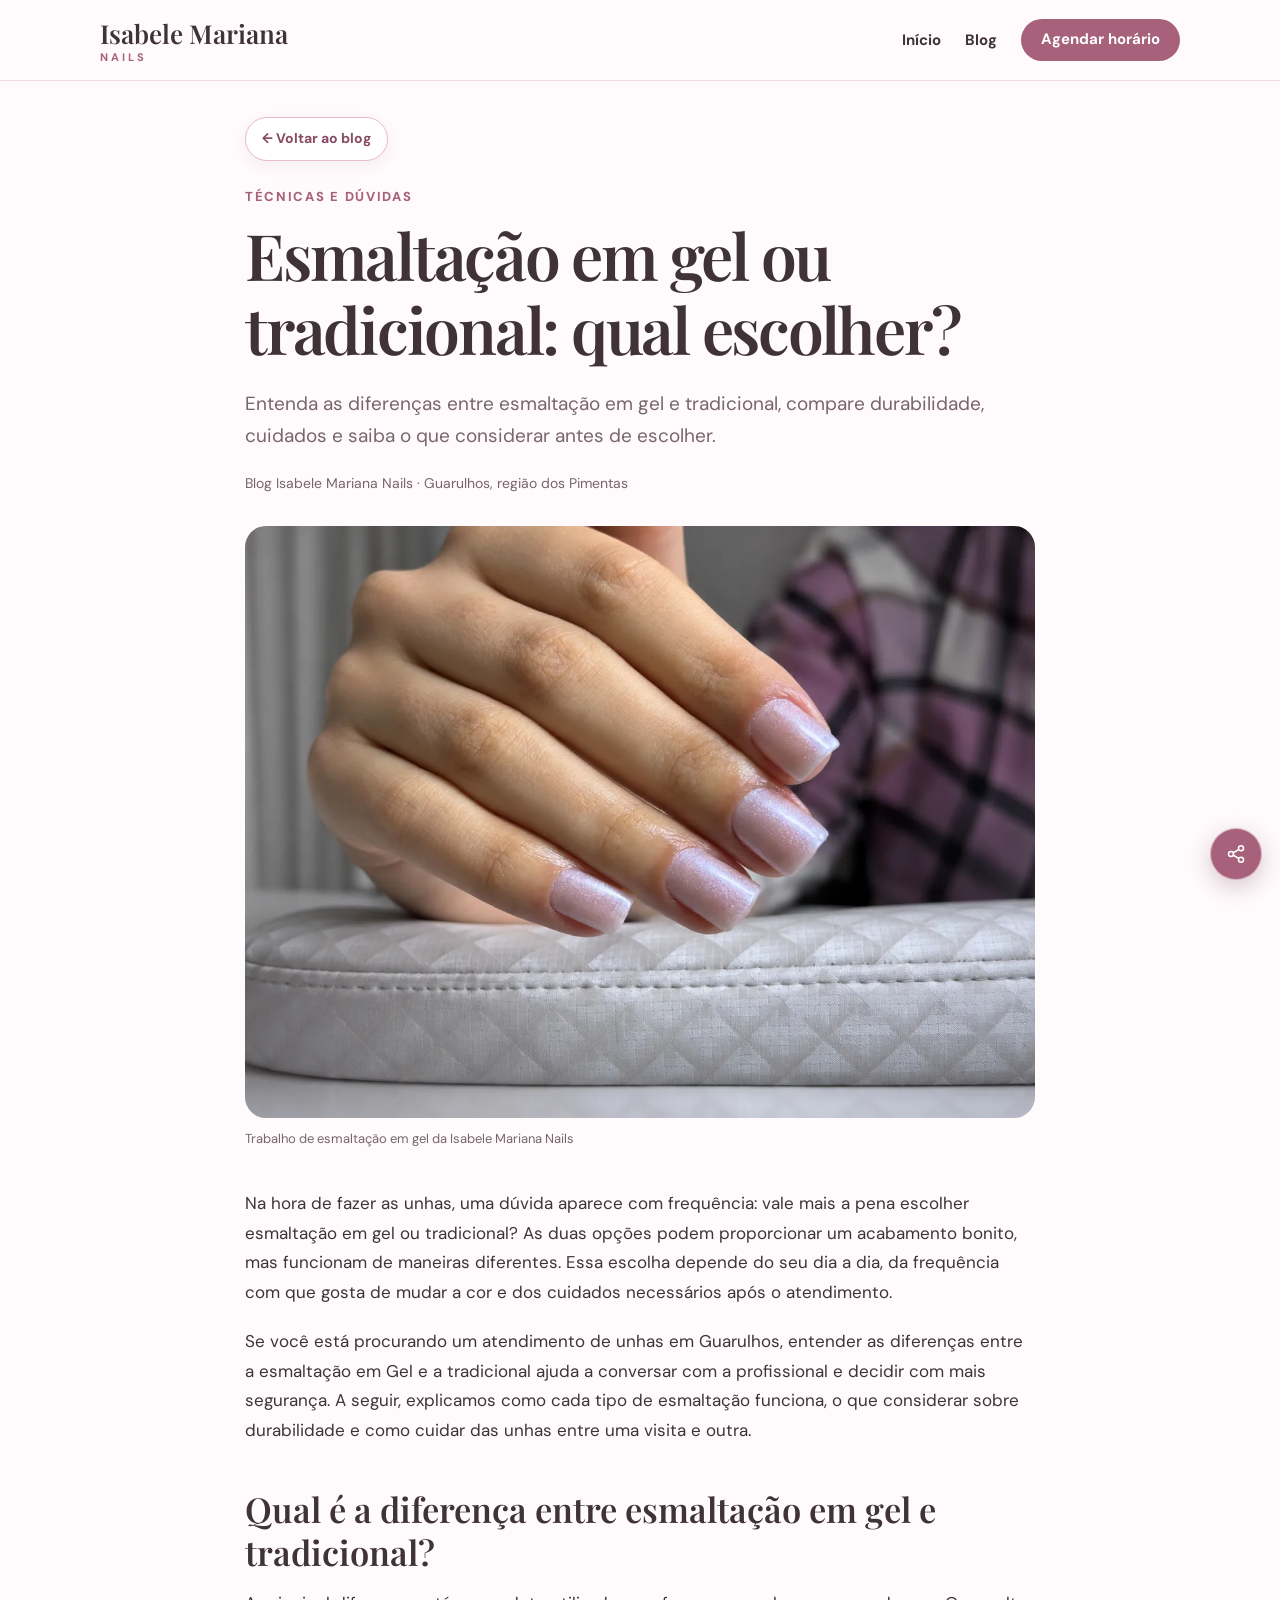
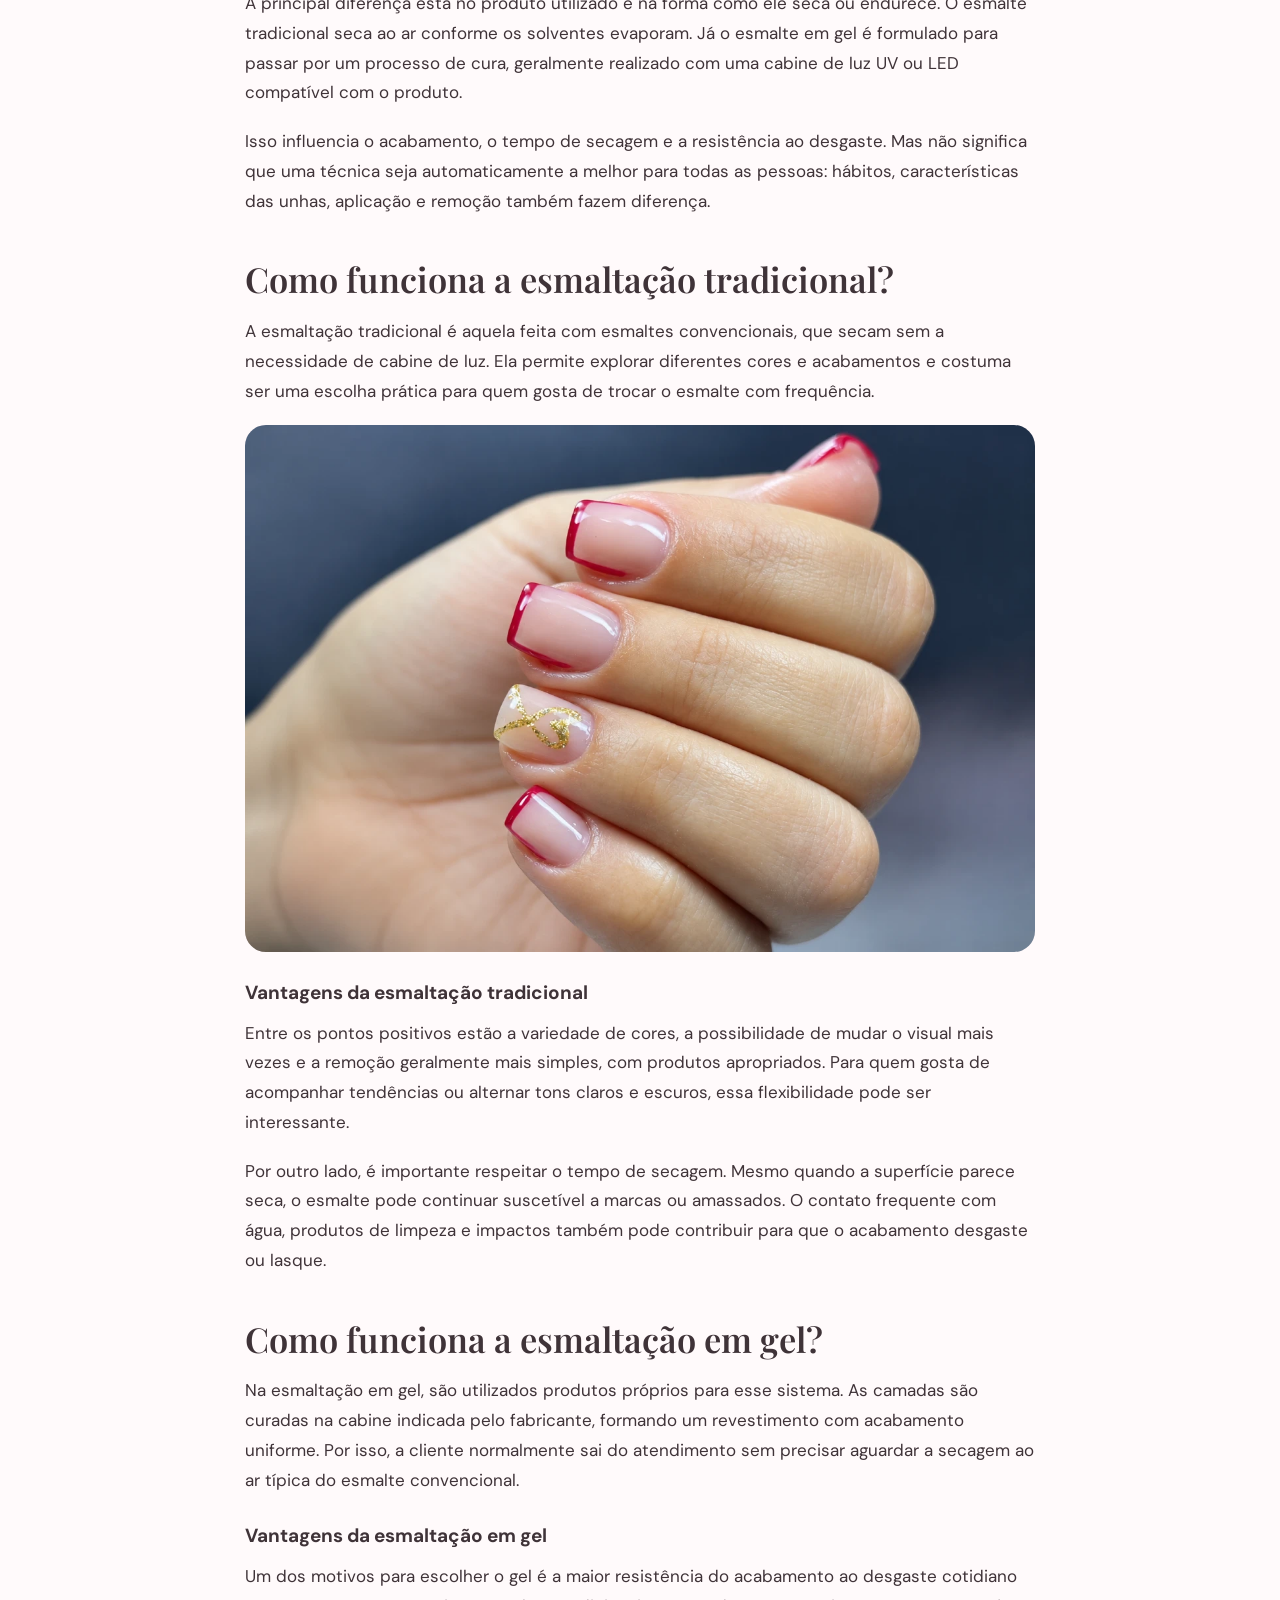
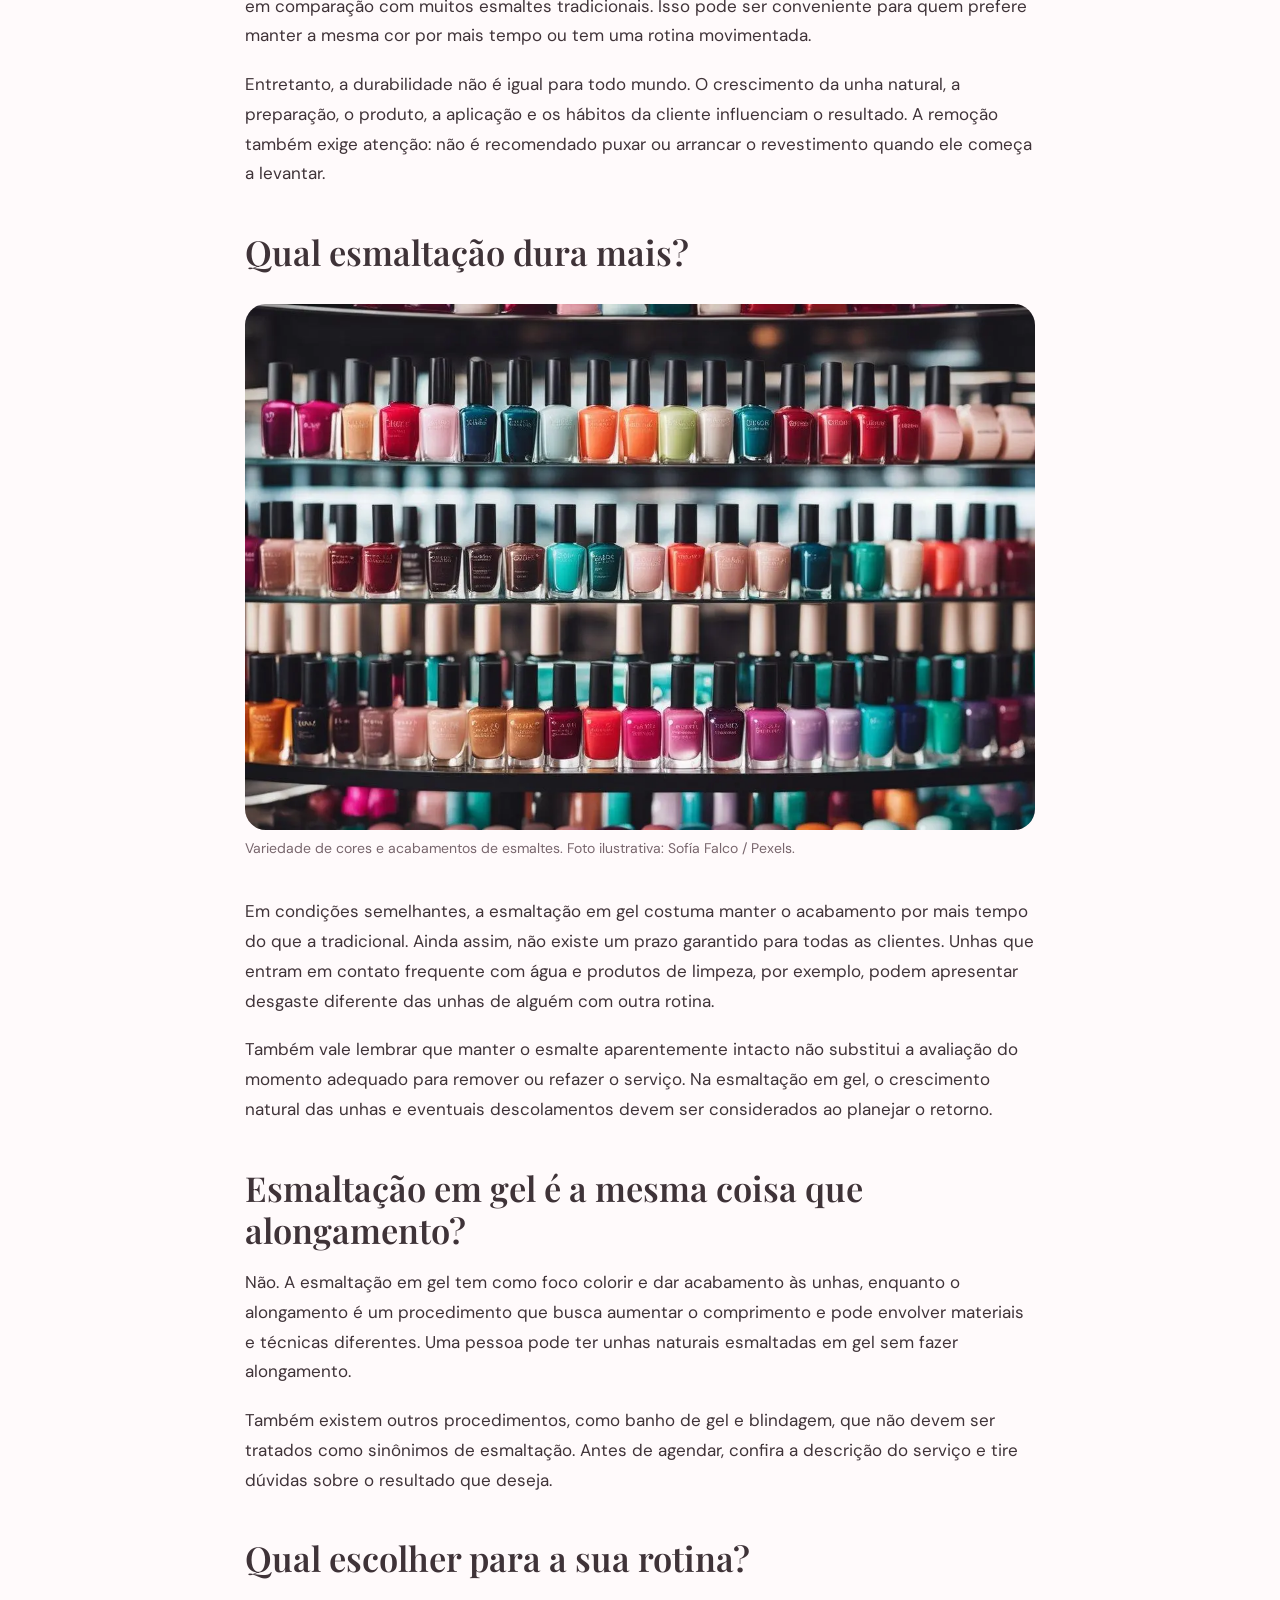
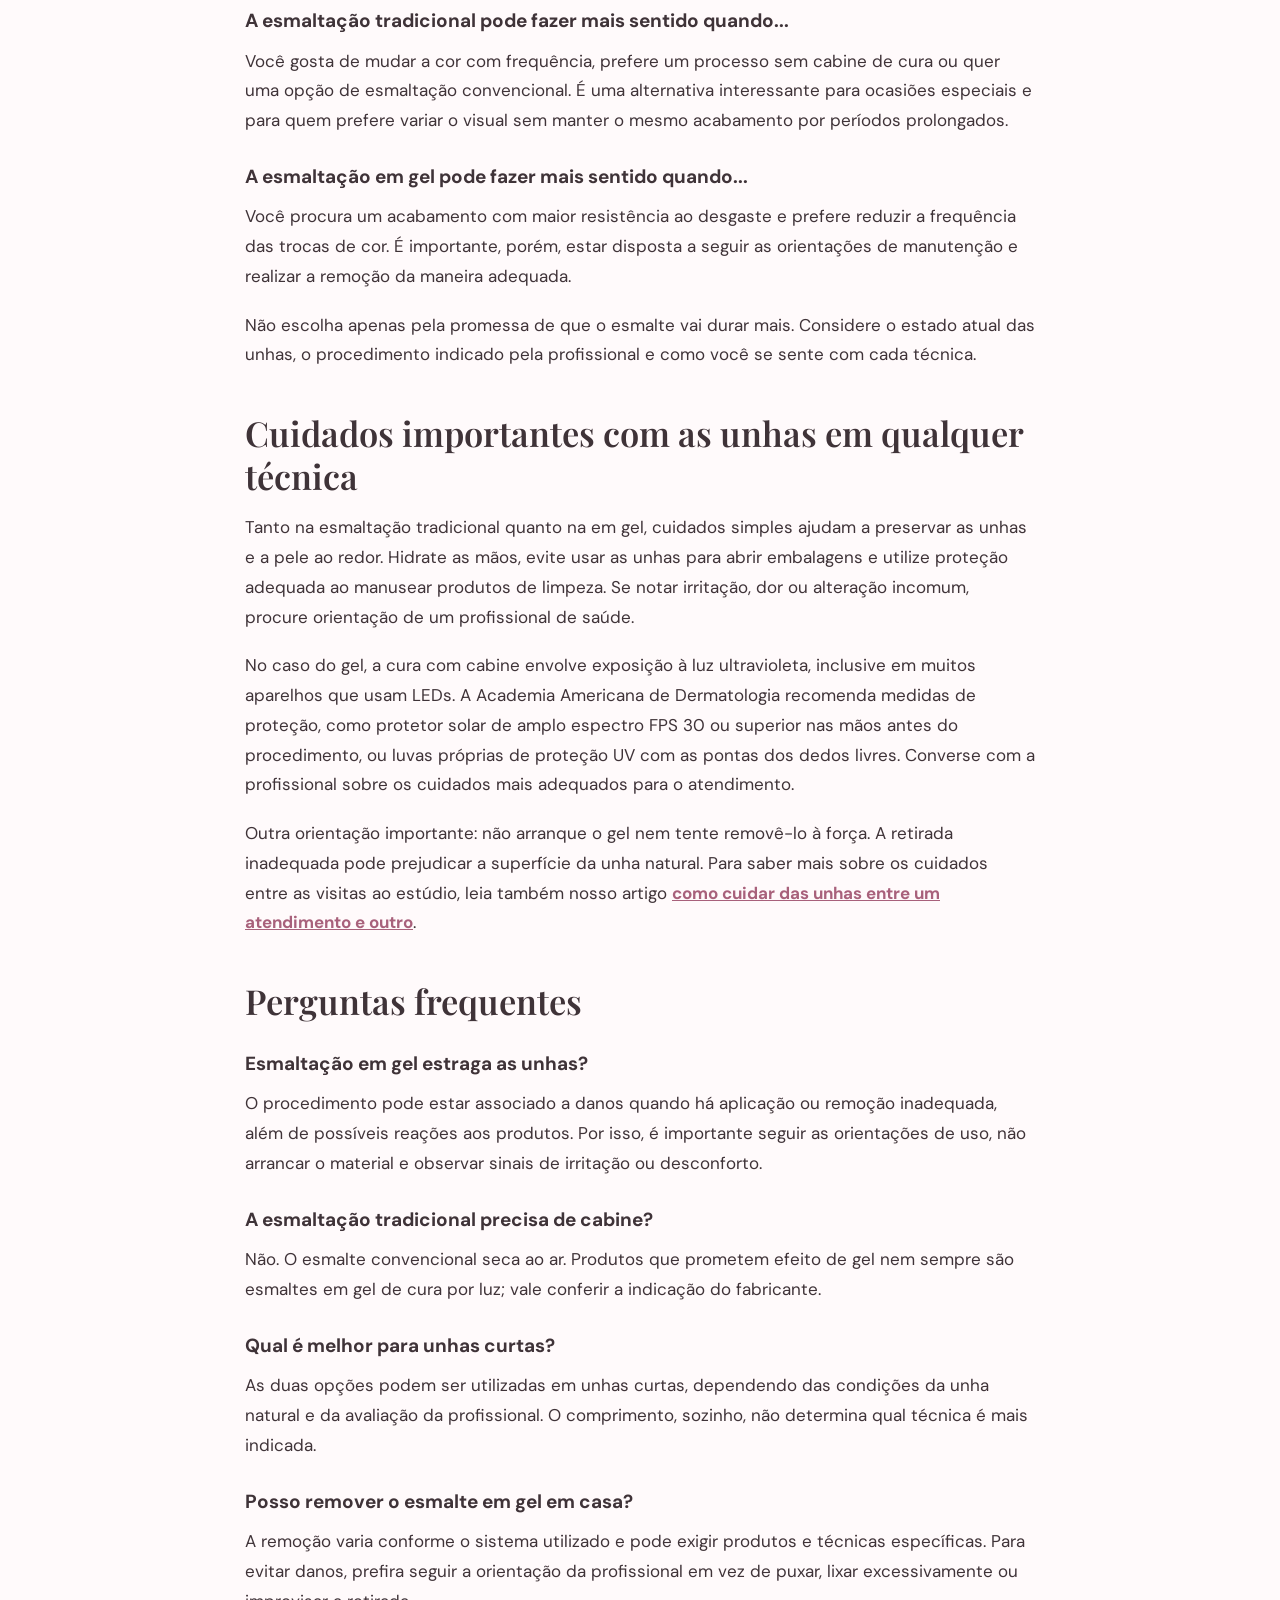
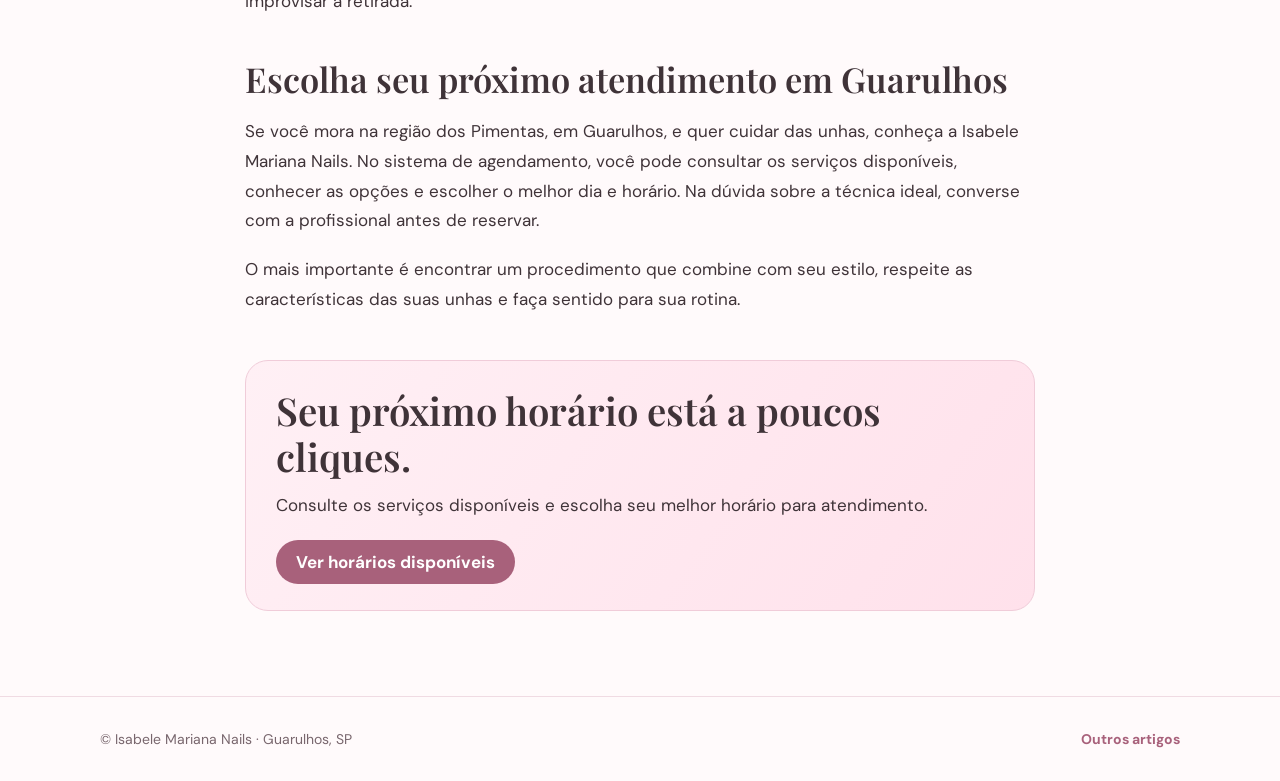
<file: blog/esmaltacao-em-gel-ou-tradicional/index.html>
<!doctype html>
<html lang="pt-BR">
<head>
  <meta charset="utf-8">
  <meta name="viewport" content="width=device-width, initial-scale=1">
  <!-- O gerador define robots conforme o status de publicação no CMS. -->
  <meta name="robots" content="index,follow">
  <title>Esmaltação em gel ou tradicional: qual escolher?</title>
  <meta name="description" content="Esmaltação em gel ou tradicional? Entenda as diferenças, os cuidados e a durabilidade de cada técnica antes de agendar suas unhas em Guarulhos.">
  <link rel="canonical" href="https://isabelemariananails.com.br/blog/esmaltacao-em-gel-ou-tradicional/">
  <link rel="icon" type="image/png" href="/assets/isabele-favicon.png">
  <meta property="og:type" content="article">
  <meta property="og:locale" content="pt_BR">
  <meta property="og:site_name" content="Isabele Mariana Nails">
  <meta property="og:title" content="Esmaltação em gel ou tradicional: qual escolher?">
  <meta property="og:description" content="Esmaltação em gel ou tradicional? Entenda as diferenças, os cuidados e a durabilidade de cada técnica antes de agendar suas unhas em Guarulhos.">
  <meta property="og:url" content="https://isabelemariananails.com.br/blog/esmaltacao-em-gel-ou-tradicional/">
  <meta property="og:image" content="https://isabelemariananails.com.br/assets/blog/esmaltacao-em-gel-ou-tradicional.webp">
  <meta name="twitter:card" content="summary_large_image">
  <meta name="twitter:title" content="Esmaltação em gel ou tradicional: qual escolher?">
  <meta name="twitter:description" content="Esmaltação em gel ou tradicional? Entenda as diferenças, os cuidados e a durabilidade de cada técnica antes de agendar suas unhas em Guarulhos.">
  <meta name="twitter:image" content="https://isabelemariananails.com.br/assets/blog/esmaltacao-em-gel-ou-tradicional.webp">
  <script type="application/ld+json">{"@context": "https://schema.org", "@type": "BlogPosting", "@id": "https://isabelemariananails.com.br/blog/esmaltacao-em-gel-ou-tradicional/#artigo", "headline": "Esmaltação em gel ou tradicional: qual escolher?", "description": "Esmaltação em gel ou tradicional? Entenda as diferenças, os cuidados e a durabilidade de cada técnica antes de agendar suas unhas em Guarulhos.", "mainEntityOfPage": {"@type": "WebPage", "@id": "https://isabelemariananails.com.br/blog/esmaltacao-em-gel-ou-tradicional/"}, "image": ["https://isabelemariananails.com.br/assets/blog/esmaltacao-em-gel-ou-tradicional.webp"], "author": {"@type": "Organization", "name": "Isabele Mariana Nails"}, "publisher": {"@type": "Organization", "name": "Isabele Mariana Nails"}, "inLanguage": "pt-BR"}</script>
  <link rel="preconnect" href="https://fonts.googleapis.com">
  <link rel="preconnect" href="https://fonts.gstatic.com" crossorigin>
  <link href="https://fonts.googleapis.com/css2?family=DM+Sans:wght@400;600;700;800&family=Playfair+Display:wght@500;600;700&display=swap" rel="stylesheet">
  <link rel="stylesheet" href="/blog/blog.css">
  <script async src="https://www.googletagmanager.com/gtag/js?id=G-H32L5X9SS9"></script>
  <script>window.dataLayer=window.dataLayer||[];function gtag(){dataLayer.push(arguments)}gtag('js',new Date());gtag('config','G-H32L5X9SS9');</script>
</head>
<body>
  <header class="site-head"><div class="wrap">
    <a class="brand" href="/" aria-label="Página inicial da Isabele Mariana Nails"><strong>Isabele Mariana</strong><small>Nails</small></a>
    <nav class="links" aria-label="Navegação do blog"><a href="/">Início</a><a href="/blog/">Blog</a><a class="pill" href="https://isabelenailsapp.vercel.app/" target="_blank" rel="noopener noreferrer">Agendar horário</a></nav>
  </div></header>
  <main class="article">
    <article class="article-content">
  <a class="kicker blog-back-link" href="/blog/">← Voltar ao blog</a>
  <span class="eyebrow">Técnicas e dúvidas</span>
  <h1 class="article-title">Esmaltação em gel ou tradicional: qual escolher?</h1>
  <p class="article-lead">Entenda as diferenças entre esmaltação em gel e tradicional, compare durabilidade, cuidados e saiba o que considerar antes de escolher.</p>
  <p class="meta">Blog Isabele Mariana Nails · Guarulhos, região dos Pimentas</p>
  <figure class="photo"><img src="/assets/blog/esmaltacao-em-gel-ou-tradicional.webp" alt="Esmaltação em gel ou tradicional: qual escolher?" width="1200" height="900" loading="eager"><figcaption>Trabalho de esmaltação em gel da Isabele Mariana Nails</figcaption></figure>
  <div class="prose"><p>Na hora de fazer as unhas, uma dúvida aparece com frequência: vale mais a pena escolher esmaltação em gel ou tradicional? As duas opções podem proporcionar um acabamento bonito, mas funcionam de maneiras diferentes. Essa escolha depende do seu dia a dia, da frequência com que gosta de mudar a cor e dos cuidados necessários após o atendimento.</p><p>Se você está procurando um atendimento de unhas em Guarulhos, entender as diferenças entre a esmaltação em Gel e a tradicional ajuda a conversar com a profissional e decidir com mais segurança. A seguir, explicamos como cada tipo de esmaltação funciona, o que considerar sobre durabilidade e como cuidar das unhas entre uma visita e outra.</p><h2>Qual é a diferença entre esmaltação em gel e tradicional?</h2><p>A principal diferença está no produto utilizado e na forma como ele seca ou endurece. O esmalte tradicional seca ao ar conforme os solventes evaporam. Já o esmalte em gel é formulado para passar por um processo de cura, geralmente realizado com uma cabine de luz UV ou LED compatível com o produto.</p><p>Isso influencia o acabamento, o tempo de secagem e a resistência ao desgaste. Mas não significa que uma técnica seja automaticamente a melhor para todas as pessoas: hábitos, características das unhas, aplicação e remoção também fazem diferença.</p><h2>Como funciona a esmaltação tradicional?</h2><p>A esmaltação tradicional é aquela feita com esmaltes convencionais, que secam sem a necessidade de cabine de luz. Ela permite explorar diferentes cores e acabamentos e costuma ser uma escolha prática para quem gosta de trocar o esmalte com frequência.</p><img src="/assets/blog/como-funciona-a-esmaltacao-tradicional.webp" alt="" loading="lazy" decoding="async"><h3>Vantagens da esmaltação tradicional</h3><p>Entre os pontos positivos estão a variedade de cores, a possibilidade de mudar o visual mais vezes e a remoção geralmente mais simples, com produtos apropriados. Para quem gosta de acompanhar tendências ou alternar tons claros e escuros, essa flexibilidade pode ser interessante.</p><p>Por outro lado, é importante respeitar o tempo de secagem. Mesmo quando a superfície parece seca, o esmalte pode continuar suscetível a marcas ou amassados. O contato frequente com água, produtos de limpeza e impactos também pode contribuir para que o acabamento desgaste ou lasque.</p><h2>Como funciona a esmaltação em gel?</h2><p>Na esmaltação em gel, são utilizados produtos próprios para esse sistema. As camadas são curadas na cabine indicada pelo fabricante, formando um revestimento com acabamento uniforme. Por isso, a cliente normalmente sai do atendimento sem precisar aguardar a secagem ao ar típica do esmalte convencional.</p><h3>Vantagens da esmaltação em gel</h3><p>Um dos motivos para escolher o gel é a maior resistência do acabamento ao desgaste cotidiano em comparação com muitos esmaltes tradicionais. Isso pode ser conveniente para quem prefere manter a mesma cor por mais tempo ou tem uma rotina movimentada.</p><p>Entretanto, a durabilidade não é igual para todo mundo. O crescimento da unha natural, a preparação, o produto, a aplicação e os hábitos da cliente influenciam o resultado. A remoção também exige atenção: não é recomendado puxar ou arrancar o revestimento quando ele começa a levantar.</p><h2>Qual esmaltação dura mais?</h2><figure><img src="/assets/blog/qual-esmaltacao-dura-mais.webp" alt="Frascos de esmaltes de diferentes cores organizados em prateleiras de um expositor." loading="lazy" decoding="async"><figcaption>Variedade de cores e acabamentos de esmaltes. Foto ilustrativa: Sofía Falco / Pexels.</figcaption></figure><p>Em condições semelhantes, a esmaltação em gel costuma manter o acabamento por mais tempo do que a tradicional. Ainda assim, não existe um prazo garantido para todas as clientes. Unhas que entram em contato frequente com água e produtos de limpeza, por exemplo, podem apresentar desgaste diferente das unhas de alguém com outra rotina.</p><p>Também vale lembrar que manter o esmalte aparentemente intacto não substitui a avaliação do momento adequado para remover ou refazer o serviço. Na esmaltação em gel, o crescimento natural das unhas e eventuais descolamentos devem ser considerados ao planejar o retorno.</p><h2>Esmaltação em gel é a mesma coisa que alongamento?</h2><p>Não. A esmaltação em gel tem como foco colorir e dar acabamento às unhas, enquanto o alongamento é um procedimento que busca aumentar o comprimento e pode envolver materiais e técnicas diferentes. Uma pessoa pode ter unhas naturais esmaltadas em gel sem fazer alongamento.</p><p>Também existem outros procedimentos, como banho de gel e blindagem, que não devem ser tratados como sinônimos de esmaltação. Antes de agendar, confira a descrição do serviço e tire dúvidas sobre o resultado que deseja.</p><h2>Qual escolher para a sua rotina?</h2><h3>A esmaltação tradicional pode fazer mais sentido quando...</h3><p>Você gosta de mudar a cor com frequência, prefere um processo sem cabine de cura ou quer uma opção de esmaltação convencional. É uma alternativa interessante para ocasiões especiais e para quem prefere variar o visual sem manter o mesmo acabamento por períodos prolongados.</p><h3>A esmaltação em gel pode fazer mais sentido quando...</h3><p>Você procura um acabamento com maior resistência ao desgaste e prefere reduzir a frequência das trocas de cor. É importante, porém, estar disposta a seguir as orientações de manutenção e realizar a remoção da maneira adequada.</p><p>Não escolha apenas pela promessa de que o esmalte vai durar mais. Considere o estado atual das unhas, o procedimento indicado pela profissional e como você se sente com cada técnica.</p><h2>Cuidados importantes com as unhas em qualquer técnica</h2><p>Tanto na esmaltação tradicional quanto na em gel, cuidados simples ajudam a preservar as unhas e a pele ao redor. Hidrate as mãos, evite usar as unhas para abrir embalagens e utilize proteção adequada ao manusear produtos de limpeza. Se notar irritação, dor ou alteração incomum, procure orientação de um profissional de saúde.</p><p>No caso do gel, a cura com cabine envolve exposição à luz ultravioleta, inclusive em muitos aparelhos que usam LEDs. A Academia Americana de Dermatologia recomenda medidas de proteção, como protetor solar de amplo espectro FPS 30 ou superior nas mãos antes do procedimento, ou luvas próprias de proteção UV com as pontas dos dedos livres. Converse com a profissional sobre os cuidados mais adequados para o atendimento.</p><p>Outra orientação importante: não arranque o gel nem tente removê-lo à força. A retirada inadequada pode prejudicar a superfície da unha natural. Para saber mais sobre os cuidados entre as visitas ao estúdio, leia também nosso artigo <a href="/blog/como-cuidar-das-unhas-entre-atendimentos/">como cuidar das unhas entre um atendimento e outro</a>.</p><h2>Perguntas frequentes</h2><h3>Esmaltação em gel estraga as unhas?</h3><p>O procedimento pode estar associado a danos quando há aplicação ou remoção inadequada, além de possíveis reações aos produtos. Por isso, é importante seguir as orientações de uso, não arrancar o material e observar sinais de irritação ou desconforto.</p><h3>A esmaltação tradicional precisa de cabine?</h3><p>Não. O esmalte convencional seca ao ar. Produtos que prometem efeito de gel nem sempre são esmaltes em gel de cura por luz; vale conferir a indicação do fabricante.</p><h3>Qual é melhor para unhas curtas?</h3><p>As duas opções podem ser utilizadas em unhas curtas, dependendo das condições da unha natural e da avaliação da profissional. O comprimento, sozinho, não determina qual técnica é mais indicada.</p><h3>Posso remover o esmalte em gel em casa?</h3><p>A remoção varia conforme o sistema utilizado e pode exigir produtos e técnicas específicas. Para evitar danos, prefira seguir a orientação da profissional em vez de puxar, lixar excessivamente ou improvisar a retirada.</p><h2>Escolha seu próximo atendimento em Guarulhos</h2><p>Se você mora na região dos Pimentas, em Guarulhos, e quer cuidar das unhas, conheça a Isabele Mariana Nails. No sistema de agendamento, você pode consultar os serviços disponíveis, conhecer as opções e escolher o melhor dia e horário. Na dúvida sobre a técnica ideal, converse com a profissional antes de reservar.</p><p>O mais importante é encontrar um procedimento que combine com seu estilo, respeite as características das suas unhas e faça sentido para sua rotina.</p></div>
  <section class="cta" aria-label="Agendar atendimento">
    <h2 class="section-title">Seu próximo horário está a poucos cliques.</h2>
    <p>Consulte os serviços disponíveis e escolha seu melhor horário para atendimento.</p>
    <a class="pill" href="https://isabelenailsapp.vercel.app/" target="_blank" rel="noopener noreferrer">Ver horários disponíveis</a>
  </section>
</article>
  </main>
  <!-- O menu e o script são compartilhados por todos os artigos gerados pelo CMS. -->
  <aside class="article-share" data-article-share aria-label="Compartilhar este artigo">
    <div id="article-share-menu" class="article-share__panel" data-share-panel hidden>
      <p class="article-share__heading">Compartilhar artigo</p>
      <a class="article-share__item article-share__item--whatsapp"
         data-share-whatsapp
         href="https://api.whatsapp.com/send?text=Leia%20este%20artigo%20da%20Isabele%20Mariana%20Nails%3A%20https://isabelemariananails.com.br/blog/esmaltacao-em-gel-ou-tradicional/"
         target="_blank" rel="noopener noreferrer">
        <svg viewBox="0 0 24 24" aria-hidden="true"><path d="M20.8 11.6a8.8 8.8 0 0 1-12.8 7.8L3 21l1.6-4.7a8.8 8.8 0 1 1 16.2-4.7Z"/><path d="M8.4 8.2c.5 2.8 2.7 5 5.5 5.5l1.5-1.2 2 1.1c-.6 1.8-1.8 2.4-3.5 2.1-4.4-.7-7-3.3-7.7-7.6-.3-1.7.4-2.9 2-3.5l1.1 2-1.2 1.4"/></svg>
        <span>WhatsApp<small>Enviar o link para alguém</small></span>
      </a>
      <button class="article-share__item article-share__item--instagram" type="button" data-share-instagram>
        <svg viewBox="0 0 24 24" aria-hidden="true"><rect x="3" y="3" width="18" height="18" rx="5"/><circle cx="12" cy="12" r="4"/><circle cx="17.5" cy="6.5" r="1"/></svg>
        <span>Instagram<small>Stories ou Direct, se disponível</small></span>
      </button>
      <button class="article-share__item" type="button" data-share-native>
        <svg viewBox="0 0 24 24" aria-hidden="true"><path d="M12 16V3m0 0-4 4m4-4 4 4"/><path d="M5 14v5a2 2 0 0 0 2 2h10a2 2 0 0 0 2-2v-5"/></svg>
        <span>Outros aplicativos<small>Abrir menu do dispositivo</small></span>
      </button>
      <button class="article-share__item" type="button" data-share-copy>
        <svg viewBox="0 0 24 24" aria-hidden="true"><rect x="8" y="8" width="12" height="12" rx="2"/><path d="M16 8V5a2 2 0 0 0-2-2H5a2 2 0 0 0-2 2v9a2 2 0 0 0 2 2h3"/></svg>
        <span>Copiar link<small>Compartilhar onde preferir</small></span>
      </button>
      <p class="article-share__hint">No celular, escolha o Instagram no menu do sistema. Para Stories com link, use a figurinha de link no aplicativo.</p>
      <p class="article-share__feedback" data-share-feedback aria-live="polite" role="status" hidden></p>
    </div>
    <button class="article-share__toggle" type="button" data-share-toggle
            aria-label="Abrir opções de compartilhamento" aria-controls="article-share-menu"
            aria-expanded="false" title="Compartilhar este artigo">
      <svg viewBox="0 0 24 24" aria-hidden="true" width="22" height="22" fill="none" stroke="currentColor" stroke-width="2" stroke-linecap="round" stroke-linejoin="round">
        <circle cx="18" cy="5" r="3"/><circle cx="6" cy="12" r="3"/><circle cx="18" cy="19" r="3"/>
        <path d="m8.8 10.5 6.3-3.7m-6.3 6.7 6.3 3.7"/>
      </svg>
    </button>
  </aside>
  <script defer src="/blog/share.js"></script>
  <footer class="footer"><div class="wrap"><span>© Isabele Mariana Nails · Guarulhos, SP</span><a href="/blog/">Outros artigos</a></div></footer>
</body>
</html>
</file>
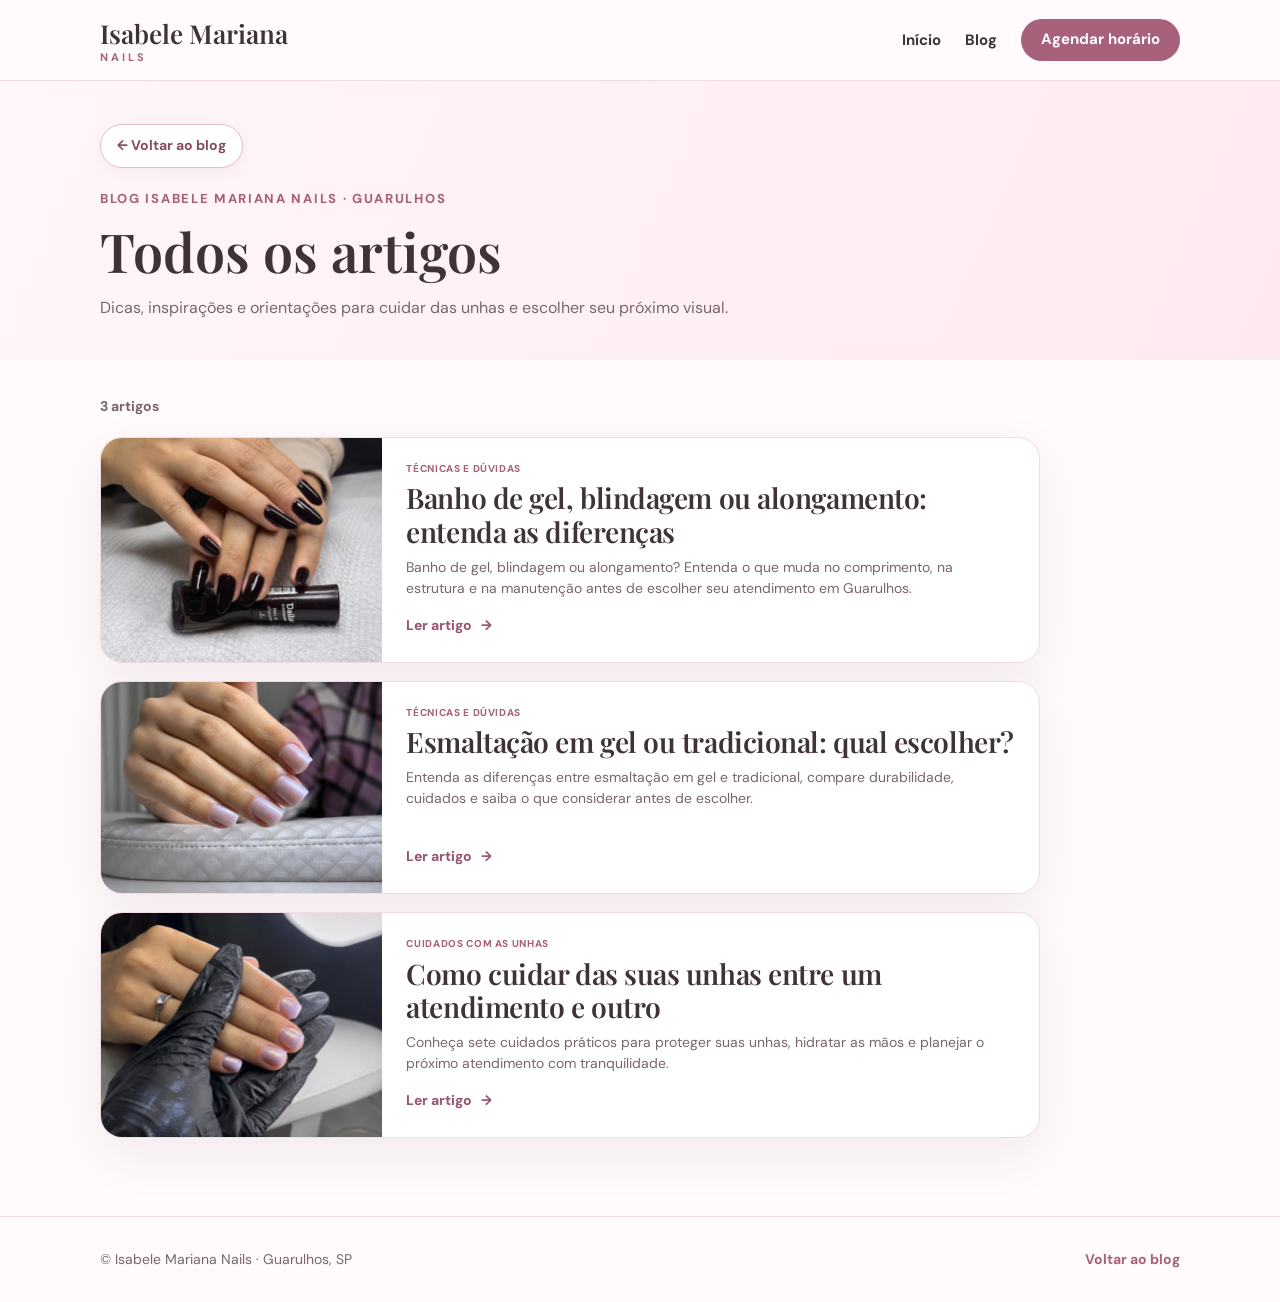
<file: blog/todos/index.html>
<!doctype html>
<html lang="pt-BR">
<head>
  <meta charset="utf-8">
  <meta name="viewport" content="width=device-width, initial-scale=1">
  <meta name="robots" content="index,follow">
  <title>Todos os artigos | Blog Isabele Mariana Nails</title>
  <meta name="description" content="Explore todos os artigos publicados pela Isabele Mariana Nails sobre unhas, cuidados, técnicas e inspirações em Guarulhos.">
  <link rel="canonical" href="https://isabelemariananails.com.br/blog/todos/">
  <link rel="icon" type="image/png" href="/assets/isabele-favicon.png">
  <meta property="og:type" content="website">
  <meta property="og:locale" content="pt_BR">
  <meta property="og:site_name" content="Isabele Mariana Nails">
  <meta property="og:title" content="Todos os artigos | Blog Isabele Mariana Nails">
  <meta property="og:description" content="Leia os conteúdos da Isabele Mariana Nails sobre cuidados com as unhas e beleza.">
  <meta property="og:url" content="https://isabelemariananails.com.br/blog/todos/">
  <meta property="og:image" content="https://isabelemariananails.com.br/assets/isabele-og.png">
  <link rel="preconnect" href="https://fonts.googleapis.com">
  <link rel="preconnect" href="https://fonts.gstatic.com" crossorigin>
  <link href="https://fonts.googleapis.com/css2?family=DM+Sans:wght@400;600;700;800&family=Playfair+Display:wght@500;600;700&display=swap" rel="stylesheet">
  <link rel="stylesheet" href="/blog/blog.css">
  <link rel="stylesheet" href="/blog/blog-home.css?v=20261121-mobile2">
  <script async src="https://www.googletagmanager.com/gtag/js?id=G-H32L5X9SS9"></script>
  <script>window.dataLayer=window.dataLayer||[];function gtag(){dataLayer.push(arguments)}gtag('js',new Date());gtag('config','G-H32L5X9SS9');</script>
</head>
<body>
  <header class="site-head"><div class="wrap">
    <a class="brand" href="/" aria-label="Voltar à página inicial da Isabele Mariana Nails"><strong>Isabele Mariana</strong><small>Nails</small></a>
    <nav class="links" aria-label="Navegação do blog"><a href="/">Início</a><a href="/blog/">Blog</a><a class="pill" href="https://isabelenailsapp.vercel.app/" target="_blank" rel="noopener noreferrer">Agendar horário</a></nav>
  </div></header>
  <main id="conteudo">
    <section class="blog-all__hero" aria-labelledby="all-articles-title">
      <div class="wrap">
        <a class="blog-all__back blog-back-link" href="/blog/">← Voltar ao blog</a>
        <span class="eyebrow">Blog Isabele Mariana Nails · Guarulhos</span>
        <h1 id="all-articles-title">Todos os artigos</h1>
        <p>Dicas, inspirações e orientações para cuidar das unhas e escolher seu próximo visual.</p>
      </div>
    </section>
    <section class="blog-all__section" aria-label="Lista completa de artigos">
      <div class="wrap">
        <p class="blog-all__count">3 artigos</p>
        <div class="blog-all__list"><article class="blog-feature-card blog-feature-card--compact"><a class="blog-feature-card__media" href="/blog/banho-de-gel-blindagem-alongamento-diferencas/" aria-label="Ler: Banho de gel, blindagem ou alongamento: entenda as diferenças"><img src="/assets/blog/banho-de-gel-blindagem-alongamento-diferencas-1.webp" alt="Unhas amendoadas com esmaltação em tom vinho escuro, acabamento brilhante e alongamento realizado por Isabele Mariana Nails em Guarulhos, SP." width="1200" height="900" loading="lazy"></a><div class="blog-feature-card__body"><span class="eyebrow">Técnicas e dúvidas</span><h3><a href="/blog/banho-de-gel-blindagem-alongamento-diferencas/">Banho de gel, blindagem ou alongamento: entenda as diferenças</a></h3><p>Banho de gel, blindagem ou alongamento? Entenda o que muda no comprimento, na estrutura e na manutenção antes de escolher seu atendimento em Guarulhos.</p><a class="blog-feature-card__link" href="/blog/banho-de-gel-blindagem-alongamento-diferencas/">Ler artigo <span aria-hidden="true">→</span></a></div></article>
<article class="blog-feature-card blog-feature-card--compact"><a class="blog-feature-card__media" href="/blog/esmaltacao-em-gel-ou-tradicional/" aria-label="Ler: Esmaltação em gel ou tradicional: qual escolher?"><img src="/assets/blog/esmaltacao-em-gel-ou-tradicional.webp" alt="Esmaltação em gel ou tradicional: qual escolher?" width="1200" height="900" loading="lazy"></a><div class="blog-feature-card__body"><span class="eyebrow">Técnicas e dúvidas</span><h3><a href="/blog/esmaltacao-em-gel-ou-tradicional/">Esmaltação em gel ou tradicional: qual escolher?</a></h3><p>Entenda as diferenças entre esmaltação em gel e tradicional, compare durabilidade, cuidados e saiba o que considerar antes de escolher.</p><a class="blog-feature-card__link" href="/blog/esmaltacao-em-gel-ou-tradicional/">Ler artigo <span aria-hidden="true">→</span></a></div></article>
<article class="blog-feature-card blog-feature-card--compact"><a class="blog-feature-card__media" href="/blog/como-cuidar-das-unhas-entre-atendimentos/" aria-label="Ler: Como cuidar das suas unhas entre um atendimento e outro"><img src="/assets/blog/como-cuidar-das-unhas-entre-atendimentos.webp" alt="como-cuidar-das-unhas-entre-atendimentos" width="1200" height="900" loading="lazy"></a><div class="blog-feature-card__body"><span class="eyebrow">Cuidados com as unhas</span><h3><a href="/blog/como-cuidar-das-unhas-entre-atendimentos/">Como cuidar das suas unhas entre um atendimento e outro</a></h3><p>Conheça sete cuidados práticos para proteger suas unhas, hidratar as mãos e planejar o próximo atendimento com tranquilidade.</p><a class="blog-feature-card__link" href="/blog/como-cuidar-das-unhas-entre-atendimentos/">Ler artigo <span aria-hidden="true">→</span></a></div></article></div>
      </div>
    </section>
  </main>
  <footer class="footer"><div class="wrap"><span>© Isabele Mariana Nails · Guarulhos, SP</span><a href="/blog/">Voltar ao blog</a></div></footer>
</body>
</html>
</file>
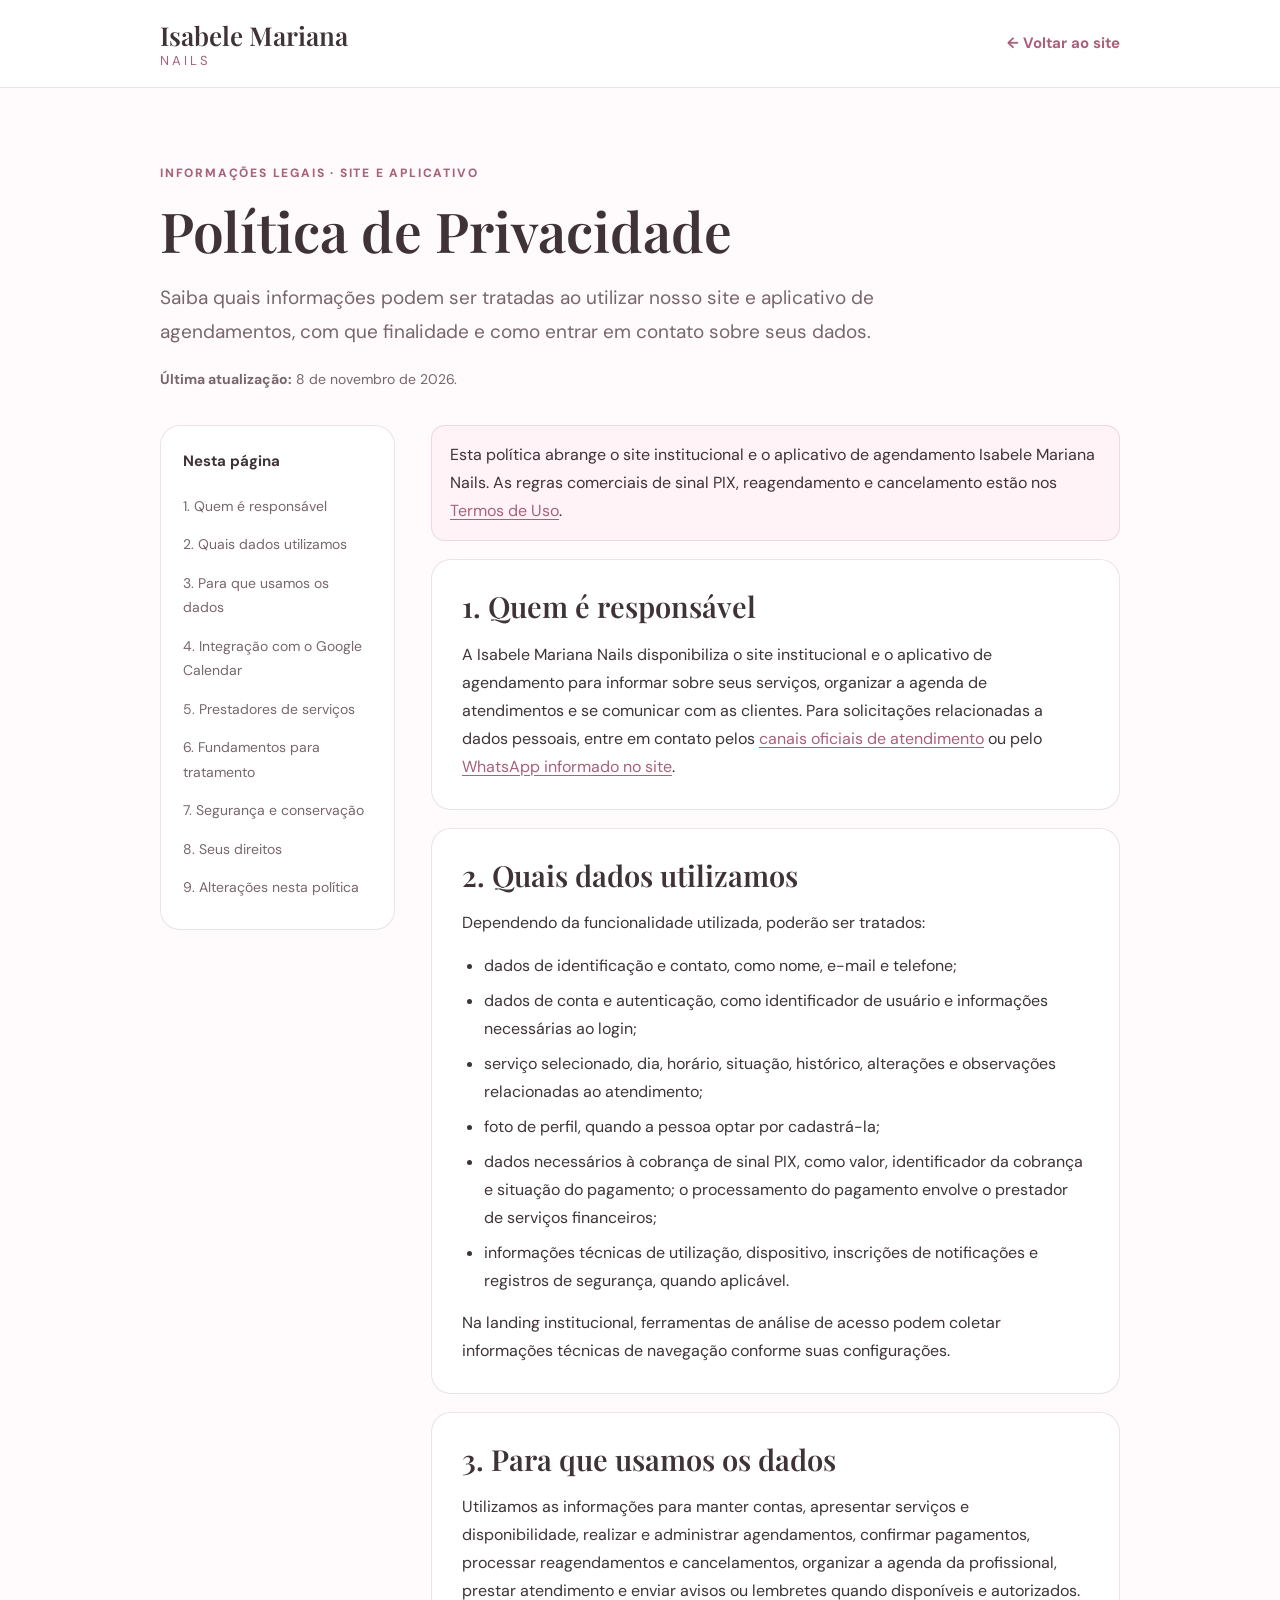
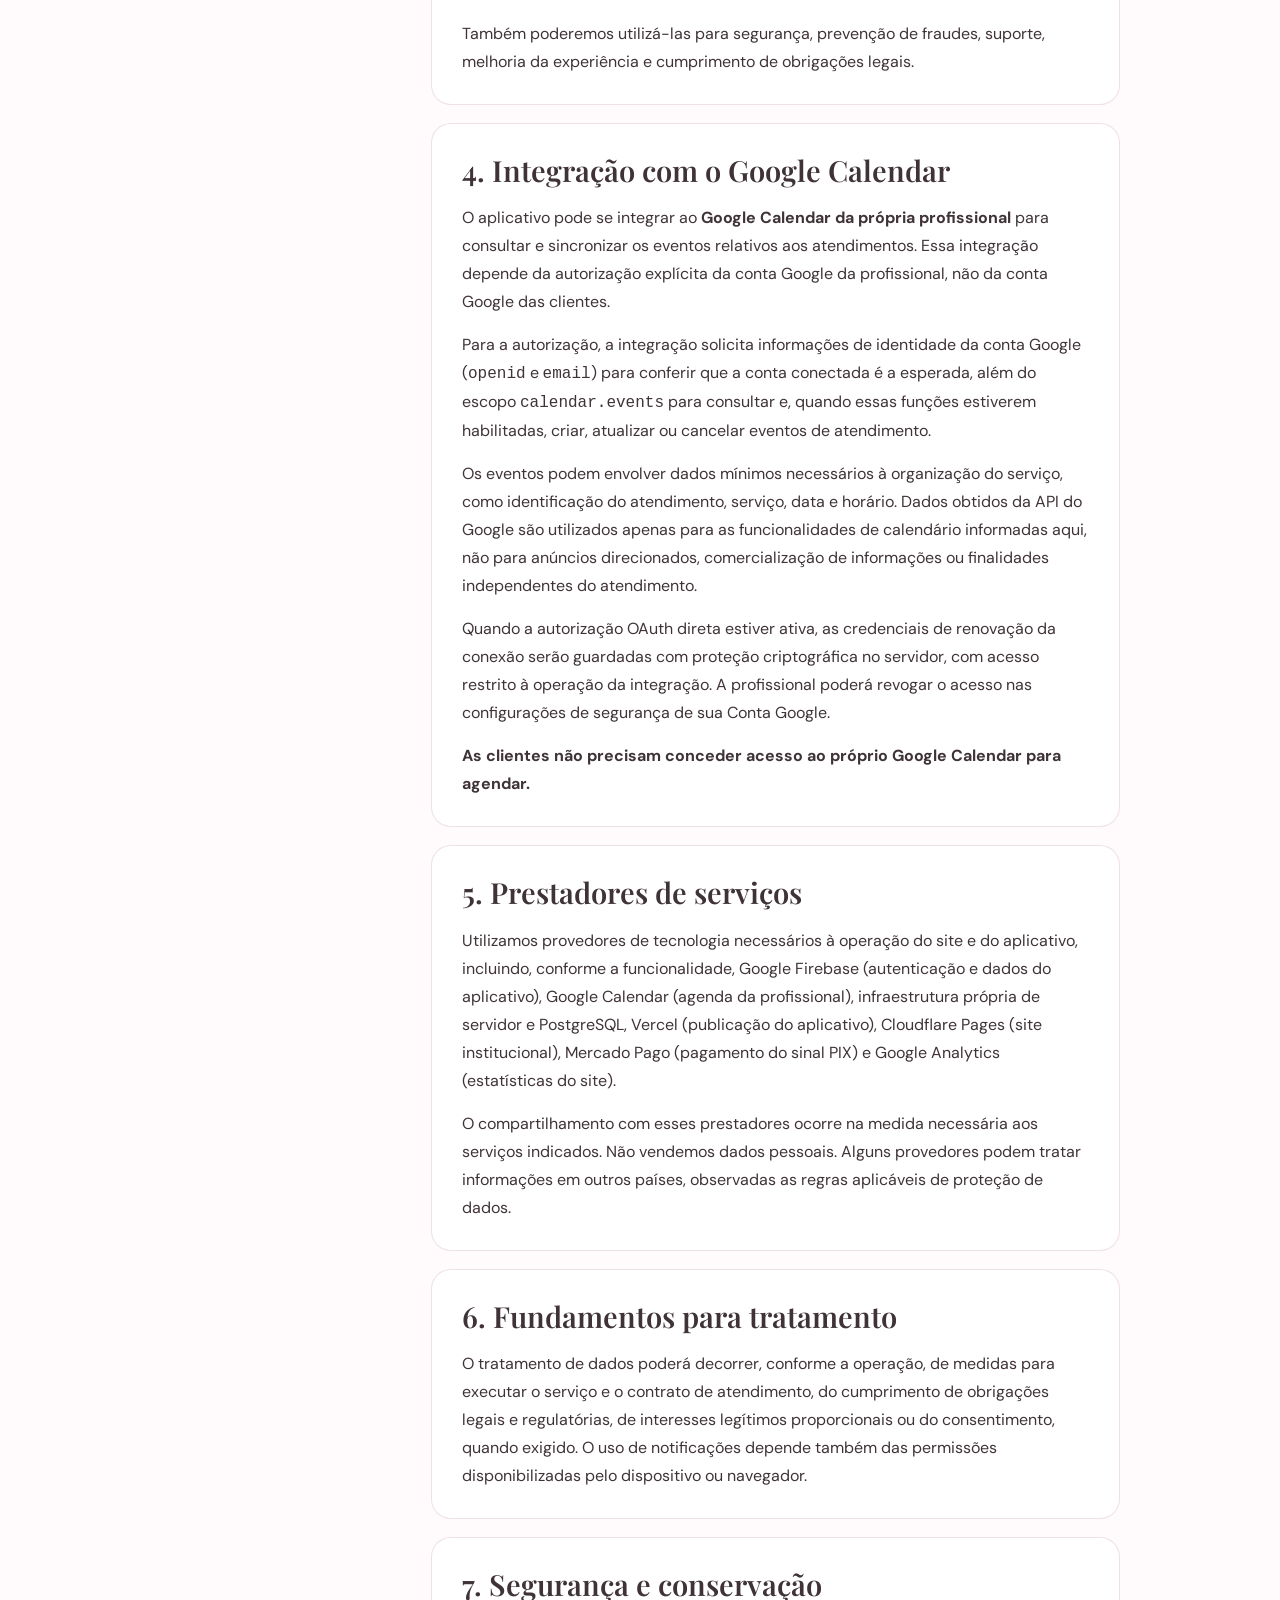
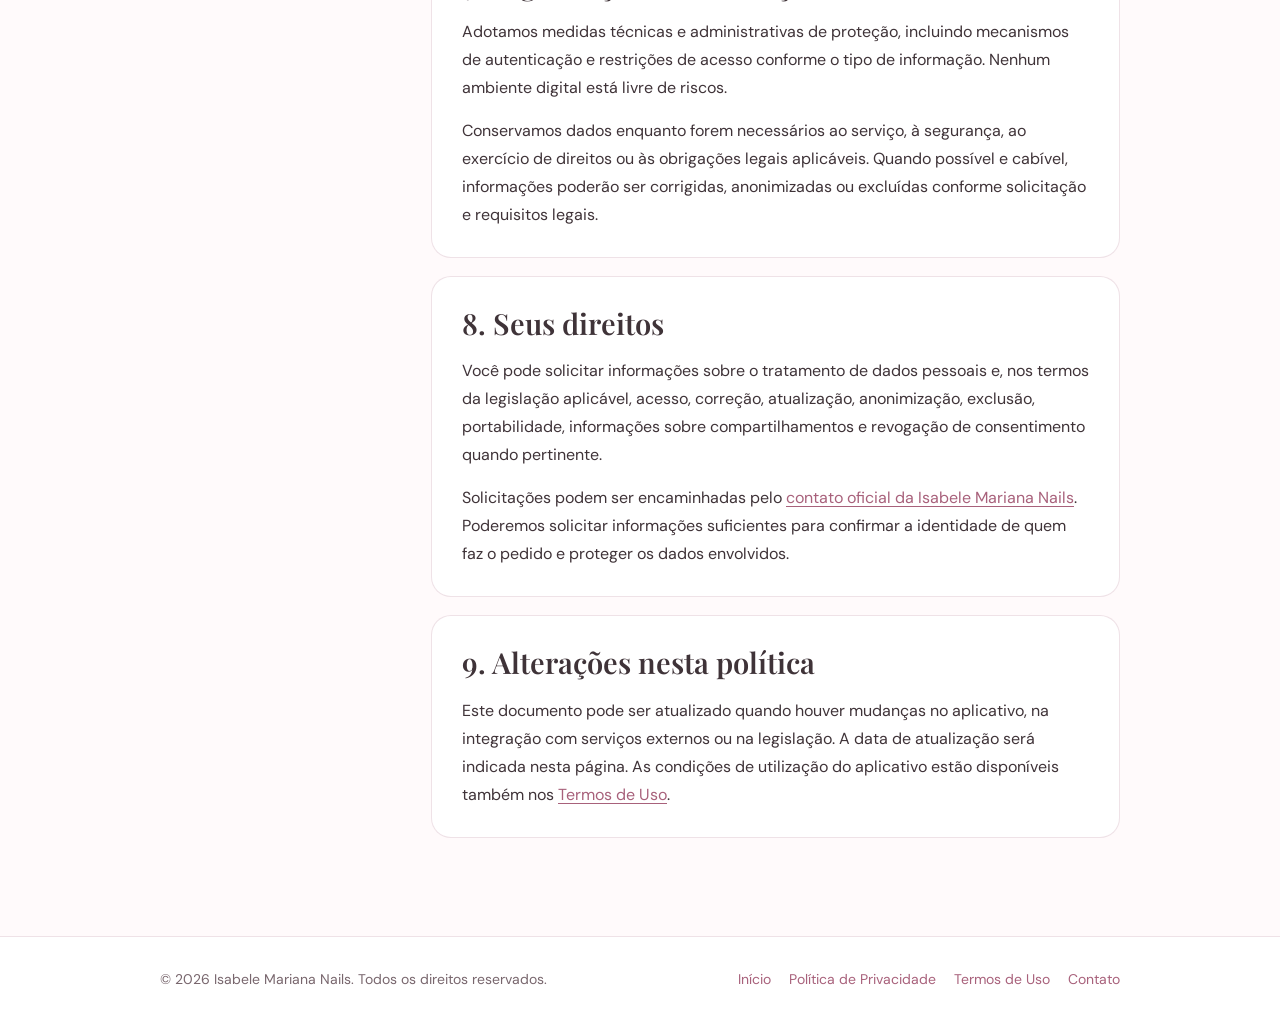
<file: privacidade.html>
<!doctype html>
<html lang="pt-BR">
<head>
  <meta charset="utf-8">
  <meta name="viewport" content="width=device-width,initial-scale=1">
  <meta name="theme-color" content="#fffafb">
  <title>Política de Privacidade | Isabele Mariana Nails</title>
  <meta name="description" content="Conheça como os dados são utilizados no site e no aplicativo Isabele Mariana Nails, incluindo agendamentos, PIX e integração Google Calendar.">
  <meta name="robots" content="index,follow">
  <link rel="canonical" href="https://isabelemariananails.com.br/privacidade">
  <link rel="icon" href="/assets/isabele-favicon.png" type="image/png">
  <link rel="preconnect" href="https://fonts.googleapis.com"><link rel="preconnect" href="https://fonts.gstatic.com" crossorigin><link href="https://fonts.googleapis.com/css2?family=DM+Sans:wght@400;500;600;700;800&family=Playfair+Display:wght@500;600;700&display=swap" rel="stylesheet">
  <link rel="stylesheet" href="/legal.css">
</head>
<body>
<header class="legal-topbar"><div class="legal-shell">
  <a class="legal-logo" href="/" aria-label="Isabele Mariana Nails - início"><strong>Isabele Mariana</strong><span>Nails</span></a>
  <a class="legal-back" href="/">← Voltar ao site</a>
</div></header>
<main class="legal-shell">
  <section class="legal-hero"><span class="legal-eyebrow">Informações legais · site e aplicativo</span>
    <h1>Política de Privacidade</h1>
    <p class="legal-lead">Saiba quais informações podem ser tratadas ao utilizar nosso site e aplicativo de agendamentos, com que finalidade e como entrar em contato sobre seus dados.</p>
    <p class="legal-date"><strong>Última atualização:</strong> 8 de novembro de 2026.</p>
  </section>
  <div class="legal-layout">
    <nav class="legal-index" aria-label="Índice da Política de Privacidade"><h2>Nesta página</h2><a href="#responsavel">1. Quem é responsável</a>
<a href="#dados">2. Quais dados utilizamos</a>
<a href="#finalidades">3. Para que usamos os dados</a>
<a href="#google-calendar">4. Integração com o Google Calendar</a>
<a href="#terceiros">5. Prestadores de serviços</a>
<a href="#base-legal">6. Fundamentos para tratamento</a>
<a href="#seguranca">7. Segurança e conservação</a>
<a href="#direitos">8. Seus direitos</a>
<a href="#atualizacoes">9. Alterações nesta política</a></nav>
    <div class="legal-content">
      <div class="legal-note">Esta política abrange o site institucional e o aplicativo de agendamento Isabele Mariana Nails. As regras comerciais de sinal PIX, reagendamento e cancelamento estão nos <a href="/termos">Termos de Uso</a>.</div>
      <section class="legal-section" id="responsavel"><h2>1. Quem é responsável</h2><p>A Isabele Mariana Nails disponibiliza o site institucional e o aplicativo de agendamento para informar sobre seus serviços, organizar a agenda de atendimentos e se comunicar com as clientes. Para solicitações relacionadas a dados pessoais, entre em contato pelos <a href="/#contato">canais oficiais de atendimento</a> ou pelo <a href="https://wa.me/5511949494062" rel="noopener noreferrer">WhatsApp informado no site</a>.</p></section>
<section class="legal-section" id="dados"><h2>2. Quais dados utilizamos</h2><p>Dependendo da funcionalidade utilizada, poderão ser tratados:</p><ul>
<li>dados de identificação e contato, como nome, e-mail e telefone;</li>
<li>dados de conta e autenticação, como identificador de usuário e informações necessárias ao login;</li>
<li>serviço selecionado, dia, horário, situação, histórico, alterações e observações relacionadas ao atendimento;</li>
<li>foto de perfil, quando a pessoa optar por cadastrá-la;</li>
<li>dados necessários à cobrança de sinal PIX, como valor, identificador da cobrança e situação do pagamento; o processamento do pagamento envolve o prestador de serviços financeiros;</li>
<li>informações técnicas de utilização, dispositivo, inscrições de notificações e registros de segurança, quando aplicável.</li>
</ul><p>Na landing institucional, ferramentas de análise de acesso podem coletar informações técnicas de navegação conforme suas configurações.</p></section>
<section class="legal-section" id="finalidades"><h2>3. Para que usamos os dados</h2><p>Utilizamos as informações para manter contas, apresentar serviços e disponibilidade, realizar e administrar agendamentos, confirmar pagamentos, processar reagendamentos e cancelamentos, organizar a agenda da profissional, prestar atendimento e enviar avisos ou lembretes quando disponíveis e autorizados.</p><p>Também poderemos utilizá-las para segurança, prevenção de fraudes, suporte, melhoria da experiência e cumprimento de obrigações legais.</p></section>
<section class="legal-section" id="google-calendar"><h2>4. Integração com o Google Calendar</h2><p>O aplicativo pode se integrar ao <strong>Google Calendar da própria profissional</strong> para consultar e sincronizar os eventos relativos aos atendimentos. Essa integração depende da autorização explícita da conta Google da profissional, não da conta Google das clientes.</p>
<p>Para a autorização, a integração solicita informações de identidade da conta Google (<code>openid</code> e <code>email</code>) para conferir que a conta conectada é a esperada, além do escopo <code>calendar.events</code> para consultar e, quando essas funções estiverem habilitadas, criar, atualizar ou cancelar eventos de atendimento.</p>
<p>Os eventos podem envolver dados mínimos necessários à organização do serviço, como identificação do atendimento, serviço, data e horário. Dados obtidos da API do Google são utilizados apenas para as funcionalidades de calendário informadas aqui, não para anúncios direcionados, comercialização de informações ou finalidades independentes do atendimento.</p>
<p>Quando a autorização OAuth direta estiver ativa, as credenciais de renovação da conexão serão guardadas com proteção criptográfica no servidor, com acesso restrito à operação da integração. A profissional poderá revogar o acesso nas configurações de segurança de sua Conta Google.</p>
<p><strong>As clientes não precisam conceder acesso ao próprio Google Calendar para agendar.</strong></p></section>
<section class="legal-section" id="terceiros"><h2>5. Prestadores de serviços</h2><p>Utilizamos provedores de tecnologia necessários à operação do site e do aplicativo, incluindo, conforme a funcionalidade, Google Firebase (autenticação e dados do aplicativo), Google Calendar (agenda da profissional), infraestrutura própria de servidor e PostgreSQL, Vercel (publicação do aplicativo), Cloudflare Pages (site institucional), Mercado Pago (pagamento do sinal PIX) e Google Analytics (estatísticas do site).</p>
<p>O compartilhamento com esses prestadores ocorre na medida necessária aos serviços indicados. Não vendemos dados pessoais. Alguns provedores podem tratar informações em outros países, observadas as regras aplicáveis de proteção de dados.</p></section>
<section class="legal-section" id="base-legal"><h2>6. Fundamentos para tratamento</h2><p>O tratamento de dados poderá decorrer, conforme a operação, de medidas para executar o serviço e o contrato de atendimento, do cumprimento de obrigações legais e regulatórias, de interesses legítimos proporcionais ou do consentimento, quando exigido. O uso de notificações depende também das permissões disponibilizadas pelo dispositivo ou navegador.</p></section>
<section class="legal-section" id="seguranca"><h2>7. Segurança e conservação</h2><p>Adotamos medidas técnicas e administrativas de proteção, incluindo mecanismos de autenticação e restrições de acesso conforme o tipo de informação. Nenhum ambiente digital está livre de riscos.</p><p>Conservamos dados enquanto forem necessários ao serviço, à segurança, ao exercício de direitos ou às obrigações legais aplicáveis. Quando possível e cabível, informações poderão ser corrigidas, anonimizadas ou excluídas conforme solicitação e requisitos legais.</p></section>
<section class="legal-section" id="direitos"><h2>8. Seus direitos</h2><p>Você pode solicitar informações sobre o tratamento de dados pessoais e, nos termos da legislação aplicável, acesso, correção, atualização, anonimização, exclusão, portabilidade, informações sobre compartilhamentos e revogação de consentimento quando pertinente.</p><p>Solicitações podem ser encaminhadas pelo <a href="/#contato">contato oficial da Isabele Mariana Nails</a>. Poderemos solicitar informações suficientes para confirmar a identidade de quem faz o pedido e proteger os dados envolvidos.</p></section>
<section class="legal-section" id="atualizacoes"><h2>9. Alterações nesta política</h2><p>Este documento pode ser atualizado quando houver mudanças no aplicativo, na integração com serviços externos ou na legislação. A data de atualização será indicada nesta página. As condições de utilização do aplicativo estão disponíveis também nos <a href="/termos">Termos de Uso</a>.</p></section>
    </div>
  </div>
</main>
<footer class="legal-footer"><div class="legal-shell">
  <span>© 2026 Isabele Mariana Nails. Todos os direitos reservados.</span>
  <nav aria-label="Links institucionais"><a href="/">Início</a><a href="/privacidade" aria-current="page">Política de Privacidade</a><a href="/termos">Termos de Uso</a><a href="/#contato">Contato</a></nav>
</div></footer>
</body></html>
</file>
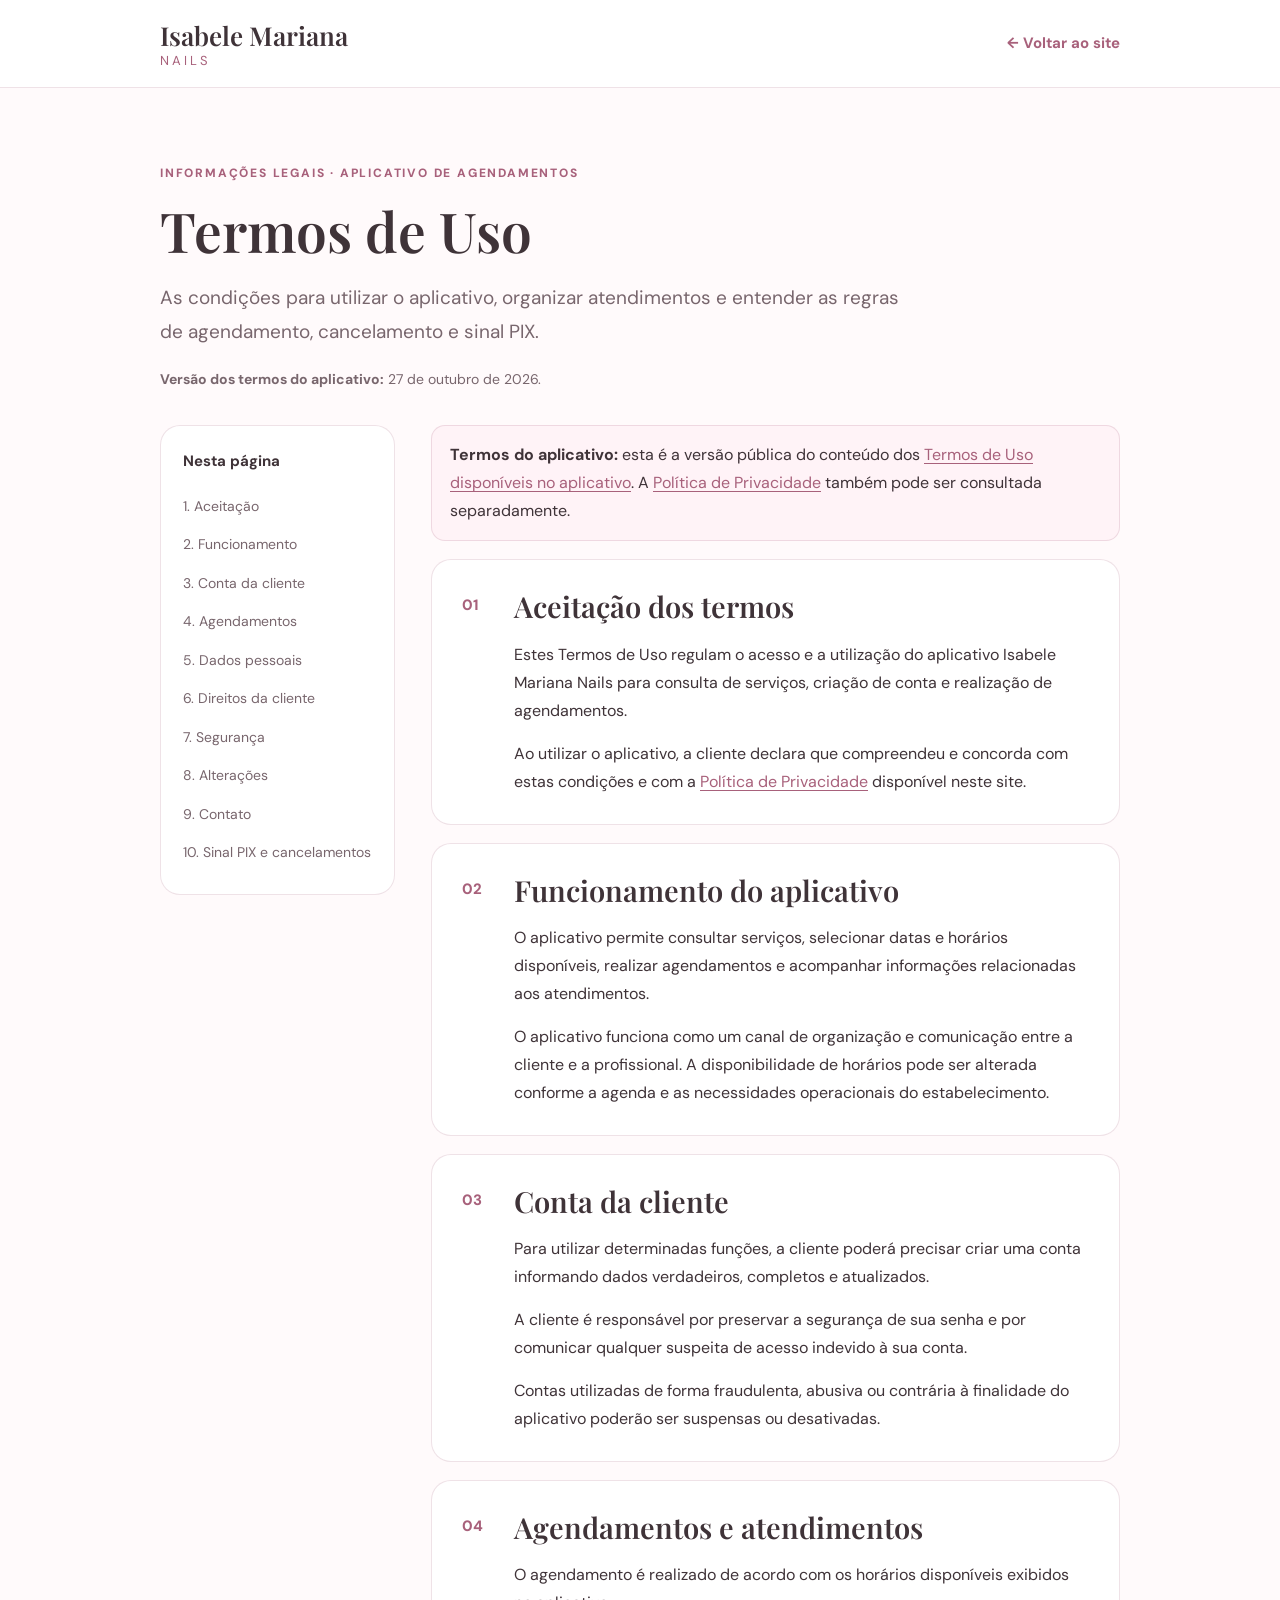
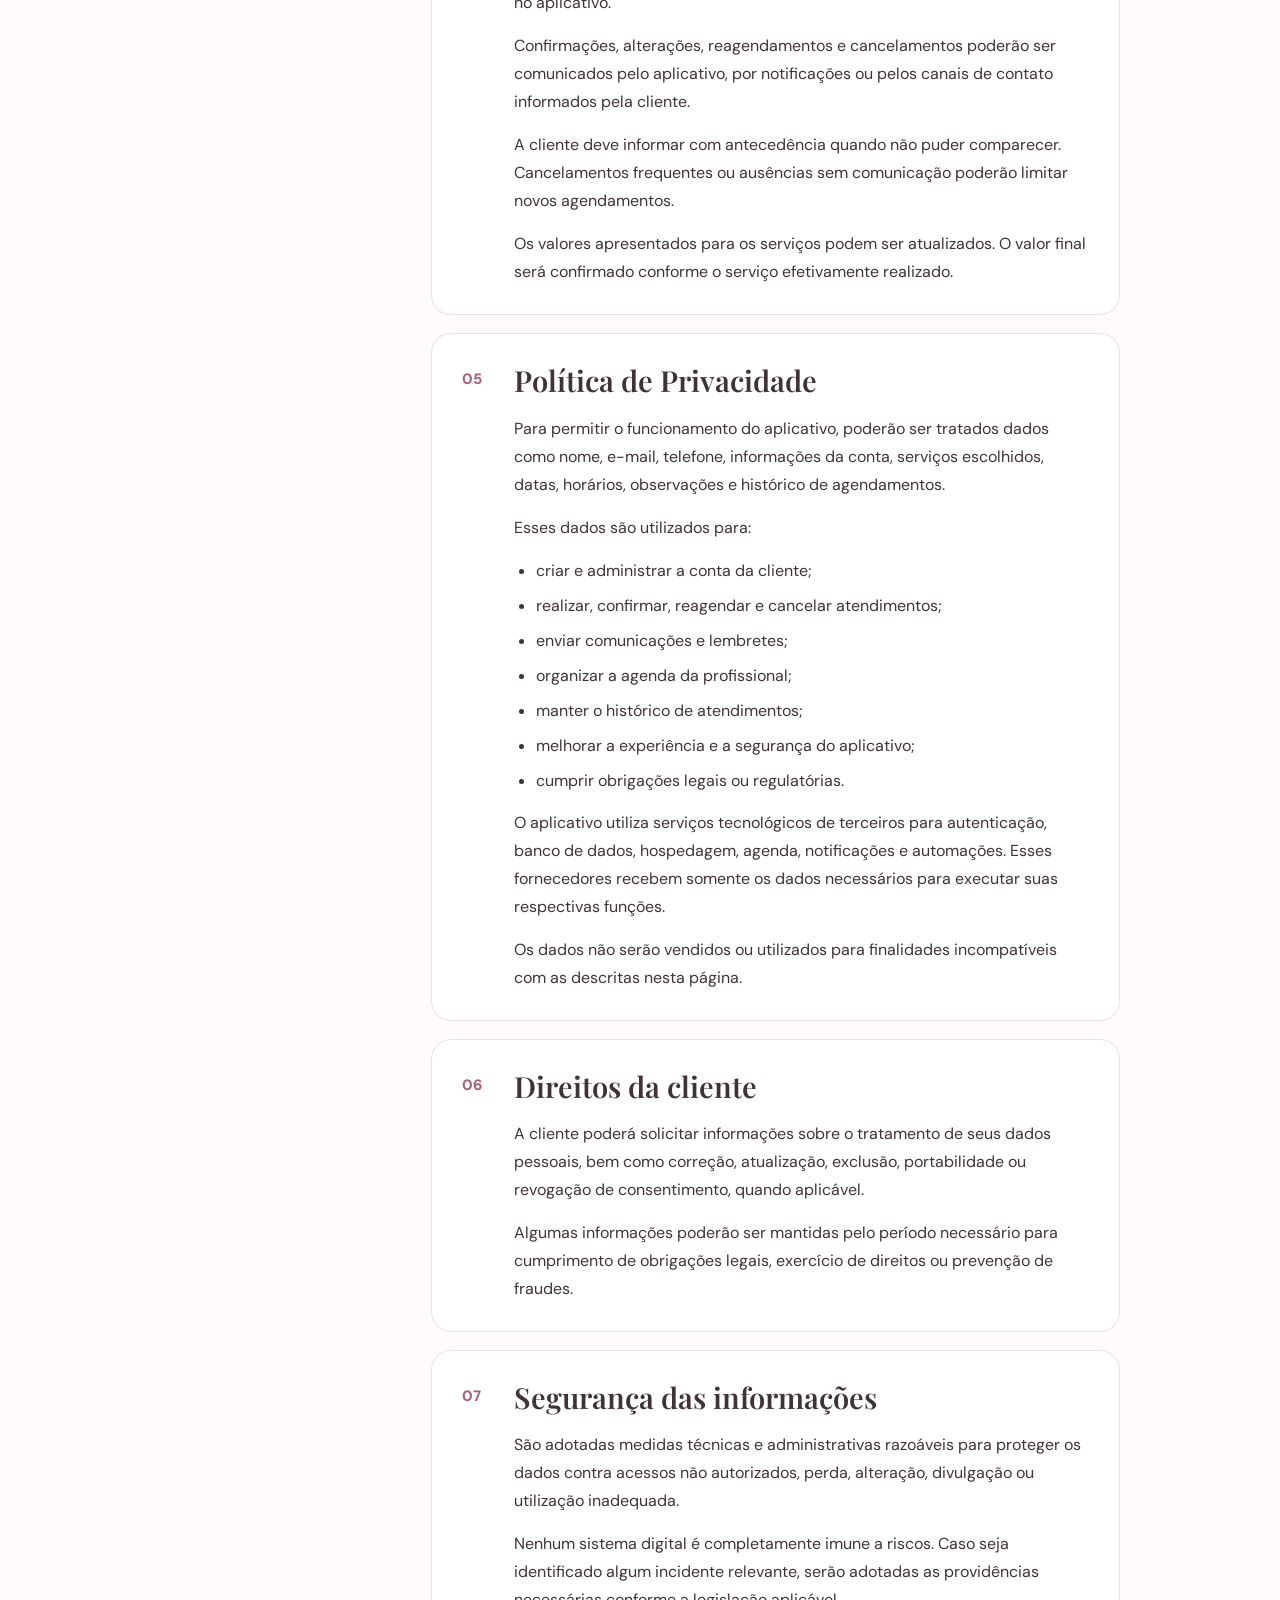
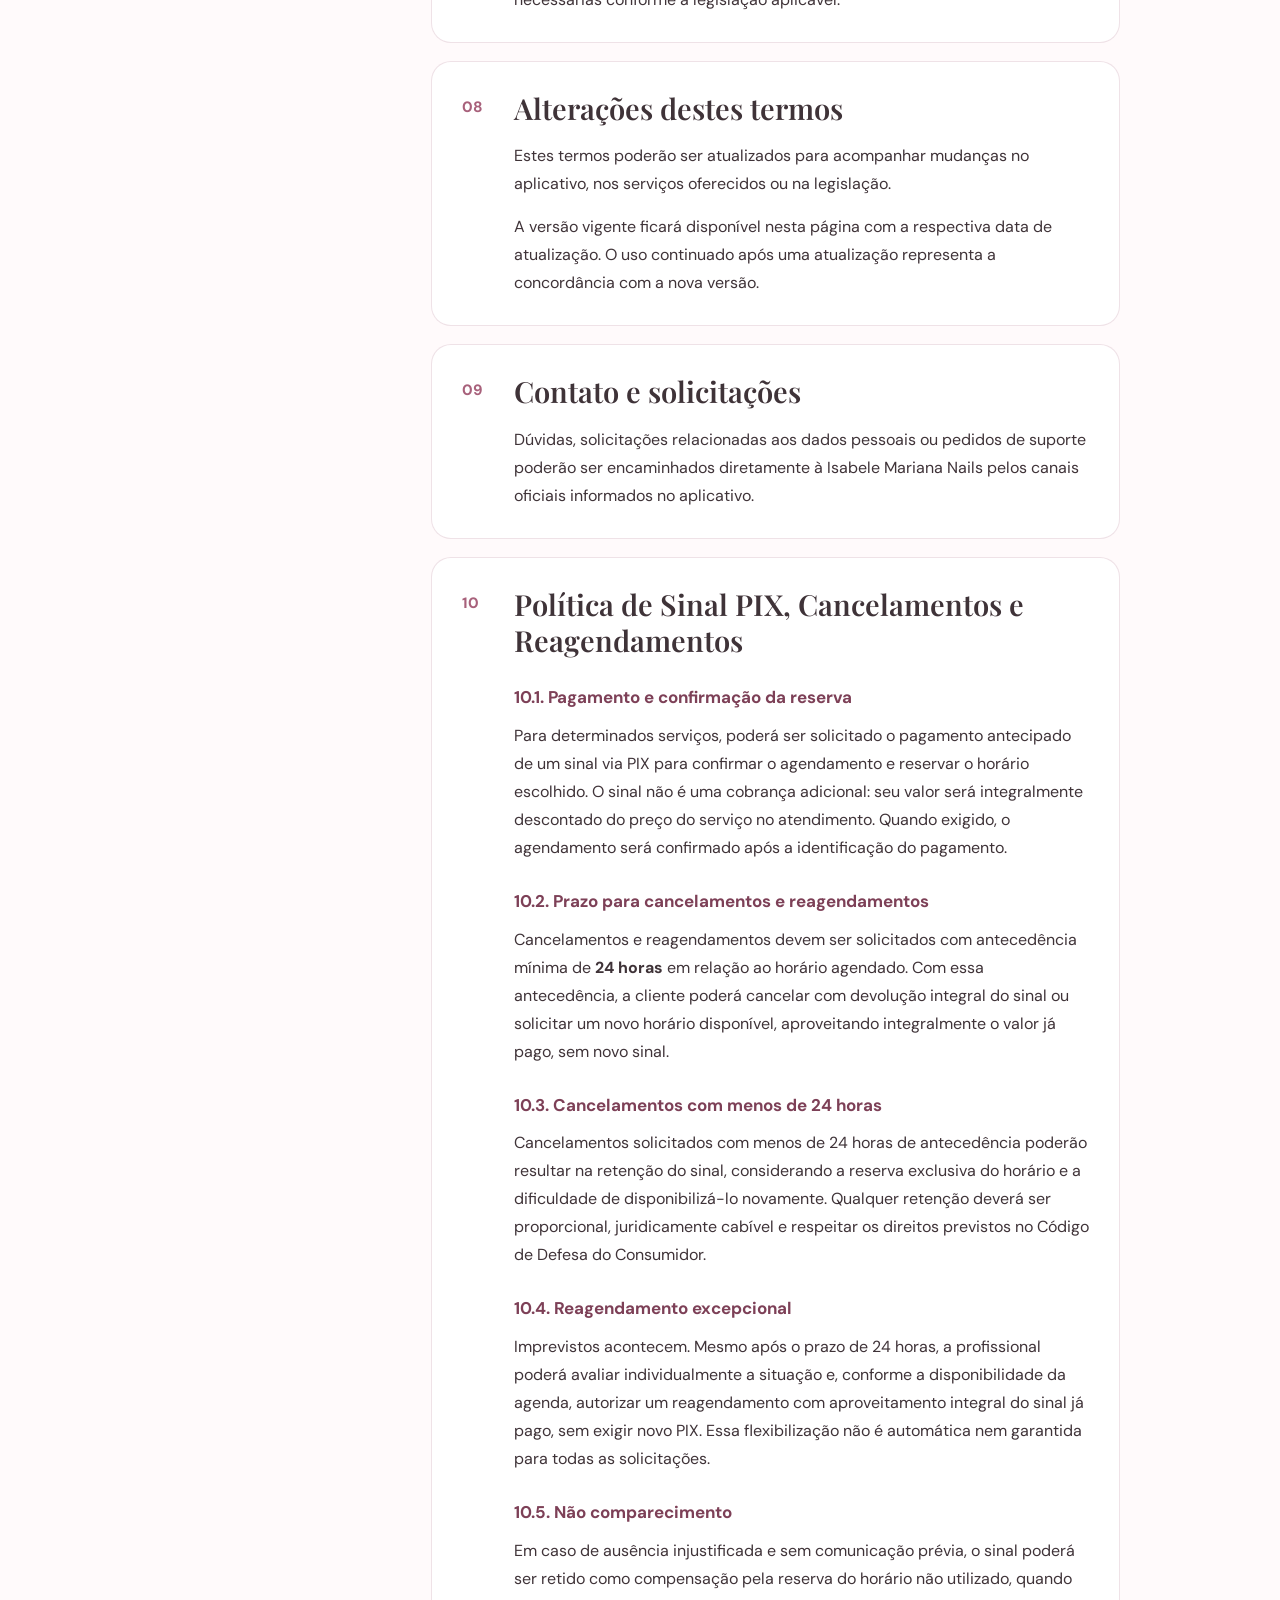
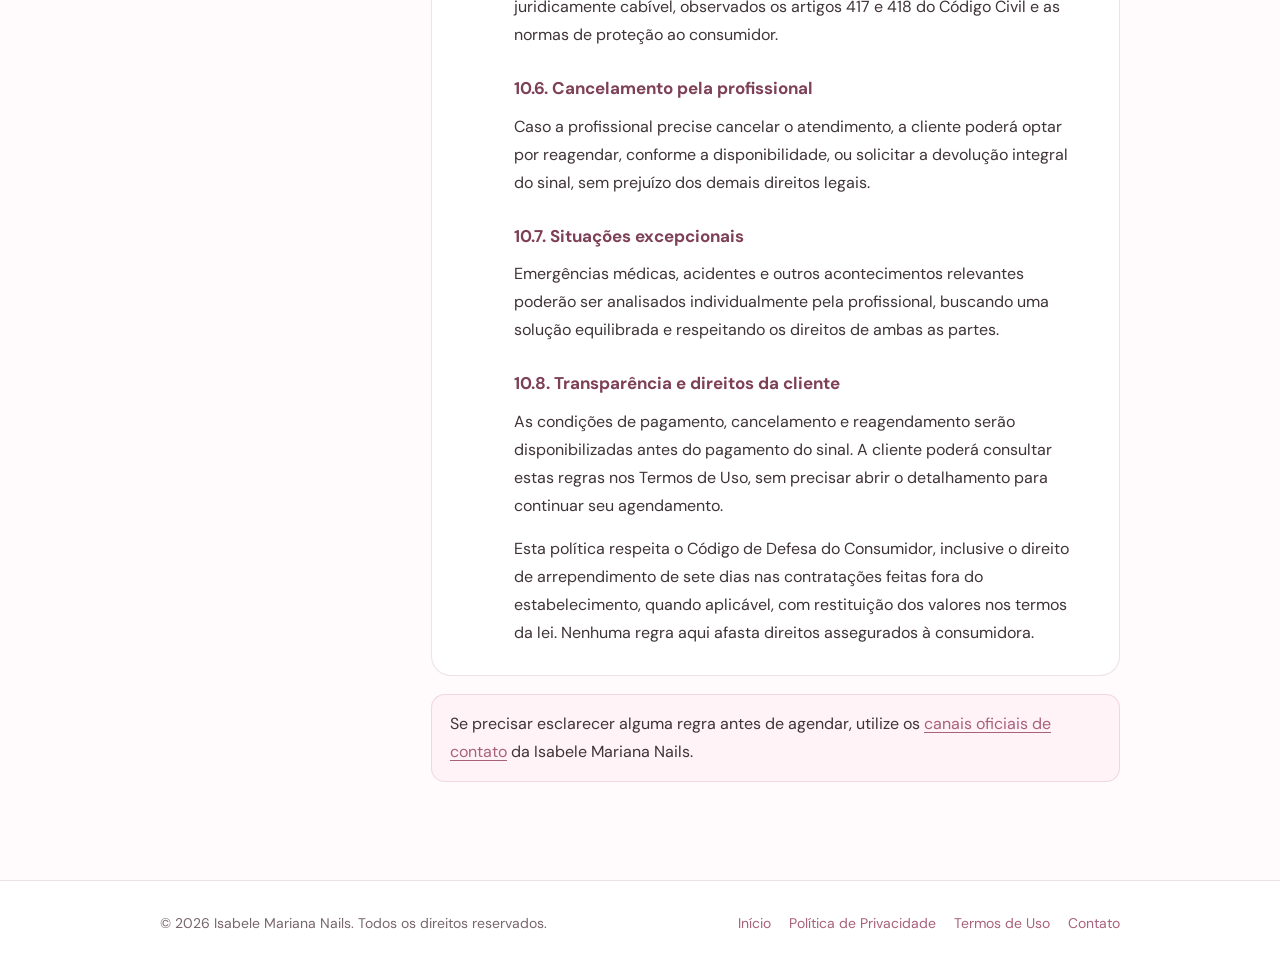
<file: termos.html>
<!doctype html>
<html lang="pt-BR">
<head>
  <meta charset="utf-8">
  <meta name="viewport" content="width=device-width,initial-scale=1">
  <meta name="theme-color" content="#fffafb">
  <title>Termos de Uso | Isabele Mariana Nails</title>
  <meta name="description" content="Condições de uso do aplicativo de agendamentos Isabele Mariana Nails, incluindo agendamentos, cancelamentos, reagendamentos e sinal PIX.">
  <meta name="robots" content="index,follow">
  <link rel="canonical" href="https://isabelemariananails.com.br/termos">
  <link rel="icon" href="/assets/isabele-favicon.png" type="image/png">
  <link rel="preconnect" href="https://fonts.googleapis.com"><link rel="preconnect" href="https://fonts.gstatic.com" crossorigin><link href="https://fonts.googleapis.com/css2?family=DM+Sans:wght@400;500;600;700;800&family=Playfair+Display:wght@500;600;700&display=swap" rel="stylesheet">
  <link rel="stylesheet" href="/legal.css">
</head>
<body>
  <header class="legal-topbar"><div class="legal-shell">
    <a class="legal-logo" href="/" aria-label="Isabele Mariana Nails - página inicial"><strong>Isabele Mariana</strong><span>Nails</span></a>
    <a class="legal-back" href="/">← Voltar ao site</a>
  </div></header>

<main class="legal-shell">
  <section class="legal-hero"><span class="legal-eyebrow">Informações legais · aplicativo de agendamentos</span>
    <h1>Termos de Uso</h1>
    <p class="legal-lead">As condições para utilizar o aplicativo, organizar atendimentos e entender as regras de agendamento, cancelamento e sinal PIX.</p>
    <p class="legal-date"><strong>Versão dos termos do aplicativo:</strong> 27 de outubro de 2026.</p>
  </section>
  <div class="legal-layout">
    <nav class="legal-index" aria-label="Índice dos Termos de Uso"><h2>Nesta página</h2><a href="#aceitacao">1. Aceitação</a>
<a href="#funcionamento">2. Funcionamento</a>
<a href="#conta">3. Conta da cliente</a>
<a href="#agendamentos">4. Agendamentos</a>
<a href="#dados">5. Dados pessoais</a>
<a href="#direitos">6. Direitos da cliente</a>
<a href="#seguranca">7. Segurança</a>
<a href="#alteracoes">8. Alterações</a>
<a href="#contato">9. Contato</a>
<a href="#sinal-pix">10. Sinal PIX e cancelamentos</a></nav>
    <div class="legal-content">
      <div class="legal-note"><strong>Termos do aplicativo:</strong> esta é a versão pública do conteúdo dos <a href="https://isabelenailsapp.vercel.app/termos.html" rel="noopener noreferrer">Termos de Uso disponíveis no aplicativo</a>. A <a href="/privacidade">Política de Privacidade</a> também pode ser consultada separadamente.</div>
      <section class="terms-content"><article id="aceitacao" class="terms-section">
          <span class="terms-section-number">
            01
          </span>

          <div>
            <h2>
              Aceitação dos termos
            </h2>

            <p>
              Estes Termos de Uso regulam o acesso e
              a utilização do aplicativo Isabele Mariana
              Nails para consulta de serviços, criação
              de conta e realização de agendamentos.
            </p>

            <p>
              Ao utilizar o aplicativo, a cliente declara
              que compreendeu e concorda com estas
              condições e com a <a href="/privacidade">Política de Privacidade</a> disponível neste site.
            </p>
          </div>
        </article>

        <article id="funcionamento" class="terms-section">
          <span class="terms-section-number">
            02
          </span>

          <div>
            <h2>
              Funcionamento do aplicativo
            </h2>

            <p>
              O aplicativo permite consultar serviços,
              selecionar datas e horários disponíveis,
              realizar agendamentos e acompanhar
              informações relacionadas aos atendimentos.
            </p>

            <p>
              O aplicativo funciona como um canal de
              organização e comunicação entre a cliente
              e a profissional. A disponibilidade de
              horários pode ser alterada conforme a
              agenda e as necessidades operacionais
              do estabelecimento.
            </p>
          </div>
        </article>

        <article id="conta" class="terms-section">
          <span class="terms-section-number">
            03
          </span>

          <div>
            <h2>
              Conta da cliente
            </h2>

            <p>
              Para utilizar determinadas funções,
              a cliente poderá precisar criar uma conta
              informando dados verdadeiros, completos
              e atualizados.
            </p>

            <p>
              A cliente é responsável por preservar
              a segurança de sua senha e por comunicar
              qualquer suspeita de acesso indevido
              à sua conta.
            </p>

            <p>
              Contas utilizadas de forma fraudulenta,
              abusiva ou contrária à finalidade do
              aplicativo poderão ser suspensas ou
              desativadas.
            </p>
          </div>
        </article>

        <article id="agendamentos" class="terms-section">
          <span class="terms-section-number">
            04
          </span>

          <div>
            <h2>
              Agendamentos e atendimentos
            </h2>

            <p>
              O agendamento é realizado de acordo
              com os horários disponíveis exibidos
              no aplicativo.
            </p>

            <p>
              Confirmações, alterações, reagendamentos
              e cancelamentos poderão ser comunicados
              pelo aplicativo, por notificações ou pelos
              canais de contato informados pela cliente.
            </p>

            <p>
              A cliente deve informar com antecedência
              quando não puder comparecer. Cancelamentos
              frequentes ou ausências sem comunicação
              poderão limitar novos agendamentos.
            </p>

            <p>
              Os valores apresentados para os serviços
              podem ser atualizados. O valor final será
              confirmado conforme o serviço efetivamente
              realizado.
            </p>
          </div>
        </article>

        <article id="dados" class="terms-section">
          <span class="terms-section-number">
            05
          </span>

          <div>
            <h2>
              Política de Privacidade
            </h2>

            <p>
              Para permitir o funcionamento do aplicativo,
              poderão ser tratados dados como nome,
              e-mail, telefone, informações da conta,
              serviços escolhidos, datas, horários,
              observações e histórico de agendamentos.
            </p>

            <p>
              Esses dados são utilizados para:
            </p>

            <ul>
              <li>
                criar e administrar a conta da cliente;
              </li>

              <li>
                realizar, confirmar, reagendar e cancelar
                atendimentos;
              </li>

              <li>
                enviar comunicações e lembretes;
              </li>

              <li>
                organizar a agenda da profissional;
              </li>

              <li>
                manter o histórico de atendimentos;
              </li>

              <li>
                melhorar a experiência e a segurança
                do aplicativo;
              </li>

              <li>
                cumprir obrigações legais ou regulatórias.
              </li>
            </ul>

            <p>
              O aplicativo utiliza serviços tecnológicos
              de terceiros para autenticação, banco de
              dados, hospedagem, agenda, notificações
              e automações. Esses fornecedores recebem
              somente os dados necessários para executar
              suas respectivas funções.
            </p>

            <p>
              Os dados não serão vendidos ou utilizados
              para finalidades incompatíveis com as
              descritas nesta página.
            </p>
          </div>
        </article>

        <article id="direitos" class="terms-section">
          <span class="terms-section-number">
            06
          </span>

          <div>
            <h2>
              Direitos da cliente
            </h2>

            <p>
              A cliente poderá solicitar informações
              sobre o tratamento de seus dados pessoais,
              bem como correção, atualização, exclusão,
              portabilidade ou revogação de consentimento,
              quando aplicável.
            </p>

            <p>
              Algumas informações poderão ser mantidas
              pelo período necessário para cumprimento
              de obrigações legais, exercício de direitos
              ou prevenção de fraudes.
            </p>
          </div>
        </article>

        <article id="seguranca" class="terms-section">
          <span class="terms-section-number">
            07
          </span>

          <div>
            <h2>
              Segurança das informações
            </h2>

            <p>
              São adotadas medidas técnicas e
              administrativas razoáveis para proteger
              os dados contra acessos não autorizados,
              perda, alteração, divulgação ou utilização
              inadequada.
            </p>

            <p>
              Nenhum sistema digital é completamente
              imune a riscos. Caso seja identificado
              algum incidente relevante, serão adotadas
              as providências necessárias conforme
              a legislação aplicável.
            </p>
          </div>
        </article>

        <article id="alteracoes" class="terms-section">
          <span class="terms-section-number">
            08
          </span>

          <div>
            <h2>
              Alterações destes termos
            </h2>

            <p>
              Estes termos poderão ser atualizados
              para acompanhar mudanças no aplicativo,
              nos serviços oferecidos ou na legislação.
            </p>

            <p>
              A versão vigente ficará disponível nesta
              página com a respectiva data de atualização.
              O uso continuado após uma atualização
              representa a concordância com a nova versão.
            </p>
          </div>
        </article>

        <article id="contato" class="terms-section">
          <span class="terms-section-number">
            09
          </span>

          <div>
            <h2>
              Contato e solicitações
            </h2>

            <p>
              Dúvidas, solicitações relacionadas aos
              dados pessoais ou pedidos de suporte
              poderão ser encaminhados diretamente
              à Isabele Mariana Nails pelos canais
              oficiais informados no aplicativo.
            </p>
          </div>
        </article>

        <article id="sinal-pix" class="terms-section terms-section--pix">
          <span class="terms-section-number">
            10
          </span>

          <div>
            <h2>
              Política de Sinal PIX, Cancelamentos e Reagendamentos
            </h2>

            <h3>10.1. Pagamento e confirmação da reserva</h3>
            <p>
              Para determinados serviços, poderá ser solicitado o pagamento antecipado
              de um sinal via PIX para confirmar o agendamento e reservar o horário
              escolhido. O sinal não é uma cobrança adicional: seu valor será
              integralmente descontado do preço do serviço no atendimento.
              Quando exigido, o agendamento será confirmado após a identificação
              do pagamento.
            </p>

            <h3>10.2. Prazo para cancelamentos e reagendamentos</h3>
            <p>
              Cancelamentos e reagendamentos devem ser solicitados com antecedência
              mínima de <strong>24 horas</strong> em relação ao horário agendado.
              Com essa antecedência, a cliente poderá cancelar com devolução integral
              do sinal ou solicitar um novo horário disponível, aproveitando
              integralmente o valor já pago, sem novo sinal.
            </p>

            <h3>10.3. Cancelamentos com menos de 24 horas</h3>
            <p>
              Cancelamentos solicitados com menos de 24 horas de antecedência poderão
              resultar na retenção do sinal, considerando a reserva exclusiva do horário
              e a dificuldade de disponibilizá-lo novamente. Qualquer retenção deverá
              ser proporcional, juridicamente cabível e respeitar os direitos previstos
              no Código de Defesa do Consumidor.
            </p>

            <h3>10.4. Reagendamento excepcional</h3>
            <p>
              Imprevistos acontecem. Mesmo após o prazo de 24 horas, a profissional
              poderá avaliar individualmente a situação e, conforme a disponibilidade
              da agenda, autorizar um reagendamento com aproveitamento integral
              do sinal já pago, sem exigir novo PIX. Essa flexibilização não é
              automática nem garantida para todas as solicitações.
            </p>

            <h3>10.5. Não comparecimento</h3>
            <p>
              Em caso de ausência injustificada e sem comunicação prévia, o sinal
              poderá ser retido como compensação pela reserva do horário não
              utilizado, quando juridicamente cabível, observados os artigos 417
              e 418 do Código Civil e as normas de proteção ao consumidor.
            </p>

            <h3>10.6. Cancelamento pela profissional</h3>
            <p>
              Caso a profissional precise cancelar o atendimento, a cliente poderá
              optar por reagendar, conforme a disponibilidade, ou solicitar a
              devolução integral do sinal, sem prejuízo dos demais direitos legais.
            </p>

            <h3>10.7. Situações excepcionais</h3>
            <p>
              Emergências médicas, acidentes e outros acontecimentos relevantes
              poderão ser analisados individualmente pela profissional, buscando
              uma solução equilibrada e respeitando os direitos de ambas as partes.
            </p>

            <h3>10.8. Transparência e direitos da cliente</h3>
            <p>
              As condições de pagamento, cancelamento e reagendamento serão
              disponibilizadas antes do pagamento do sinal. A cliente poderá consultar
              estas regras nos Termos de Uso, sem precisar abrir o detalhamento para
              continuar seu agendamento.
            </p>
            <p>
              Esta política respeita o Código de Defesa do Consumidor, inclusive
              o direito de arrependimento de sete dias nas contratações feitas fora
              do estabelecimento, quando aplicável, com restituição dos valores
              nos termos da lei. Nenhuma regra aqui afasta direitos assegurados
              à consumidora.
            </p>
          </div>
        </article></section>
      <div class="legal-note">Se precisar esclarecer alguma regra antes de agendar, utilize os <a href="/#contato">canais oficiais de contato</a> da Isabele Mariana Nails.</div>
    </div>
  </div>
</main>
<footer class="legal-footer"><div class="legal-shell">
  <span>© 2026 Isabele Mariana Nails. Todos os direitos reservados.</span>
  <nav aria-label="Links institucionais"><a href="/">Início</a><a href="/privacidade">Política de Privacidade</a><a href="/termos">Termos de Uso</a><a href="/#contato">Contato</a></nav>
</div></footer>
</body></html>
</file>
<file: blog/blog.css>
:root{--rose:#a8617b;--ink:#3f3338;--muted:#78666d;--canvas:#fffafb;--paper:#fff;--border:#f0dbe3;--shadow:0 18px 50px rgba(102,50,69,.08)}
*{box-sizing:border-box}html{scroll-behavior:smooth}body{margin:0;background:var(--canvas);font:400 17px/1.75 "DM Sans",Arial,sans-serif;color:var(--ink)}img{display:block;max-width:100%;height:auto}a{color:inherit}.wrap{width:min(100% - 40px,1080px);margin-inline:auto}
.site-head{background:rgba(255,250,251,.96);border-bottom:1px solid var(--border);position:sticky;top:0;z-index:10;backdrop-filter:blur(12px)}
.site-head .wrap{display:flex;align-items:center;gap:18px;justify-content:space-between;padding-block:16px}.brand{display:inline-flex;flex-direction:column;text-decoration:none;line-height:1.15}.brand strong{font:600 26px "Playfair Display",Georgia,serif}.brand small{font-size:11px;font-weight:700;letter-spacing:.28em;color:var(--rose);text-transform:uppercase}
.links{display:flex;align-items:center;gap:24px}.links a{font-size:15px;text-decoration:none;font-weight:700}.links a:hover,.text-link:hover{color:var(--rose)}.pill{display:inline-flex;align-items:center;justify-content:center;padding:11px 20px;color:#fff!important;border-radius:999px;background:var(--rose);text-decoration:none;font-weight:700;line-height:1.3}.pill:hover{background:#8b4d66}
.eyebrow{color:var(--rose);font-size:13px;font-weight:800;letter-spacing:.13em;text-transform:uppercase}.hero{background:linear-gradient(122deg,#fff4f8 0%,#ffe8ef 100%);padding:65px 0 68px}.hero h1,.article-title{font:600 clamp(2.35rem,5vw,4rem)/1.15 "Playfair Display",Georgia,serif;letter-spacing:-.035em;margin:10px 0 20px}.hero p{max-width:720px;color:var(--muted);font-size:18px;margin:0}.kicker{display:inline-block;margin-bottom:16px;font-size:14px;color:var(--muted);text-decoration:none}.kicker:hover{color:var(--rose)}
.listing{padding:64px 0 90px}.section-title{font:600 clamp(1.8rem,3vw,2.6rem)/1.2 "Playfair Display",Georgia,serif;margin:0 0 25px}.feature{background:white;border:1px solid var(--border);box-shadow:var(--shadow);border-radius:24px;display:grid;grid-template-columns:minmax(0,1fr) minmax(0,1.1fr);overflow:hidden}.feature img{width:100%;height:auto;min-height:0;max-height:none;object-fit:contain}.feature-body{padding:clamp(24px,4vw,42px);display:flex;flex-direction:column;align-items:flex-start;justify-content:center}.feature h2{font:600 clamp(1.7rem,3vw,2.5rem)/1.22 "Playfair Display",Georgia,serif;margin:10px 0 12px}.feature p{margin:0 0 22px;color:var(--muted)}
.article{padding:36px 0 85px}.article-content{width:min(100% - 40px,790px);margin-inline:auto}.article-lead{font-size:19px;color:var(--muted);line-height:1.7}.article-title{margin:8px 0 22px}.meta{font-size:14px;color:var(--muted);margin:0 0 28px}.photo{margin:30px 0 38px}.photo img{width:100%;height:auto;border-radius:21px;max-height:none;object-fit:contain;background:#f6e9ef}.photo figcaption{font-size:13px;color:var(--muted);margin-top:10px}
.prose h2{font:600 clamp(1.65rem,3vw,2.15rem)/1.24 "Playfair Display",Georgia,serif;margin:42px 0 16px}.prose h3{font-size:19px;line-height:1.4;margin:28px 0 12px}.prose p{margin:0 0 19px}.prose ul{padding-left:26px;margin:10px 0 25px}.prose li{margin:0 0 9px}.prose a{color:var(--rose);font-weight:700}.note{padding:20px 24px;background:#fff0f5;border-left:4px solid var(--rose);border-radius:0 15px 15px 0;margin:32px 0}.cta{background:linear-gradient(125deg,#fff0f5,#ffe1eb);border:1px solid #f0ccd9;border-radius:23px;margin-top:45px;padding:26px 30px}.cta h2{margin:0 0 12px}.cta p{margin:0 0 19px}.booking-image{display:block;max-width:390px;margin:24px auto 10px;border-radius:19px;box-shadow:var(--shadow)}.footer{border-top:1px solid var(--border);padding:30px 0;color:var(--muted);font-size:14px}.footer .wrap{display:flex;align-items:center;justify-content:space-between;gap:16px}.footer a{font-weight:700;text-decoration:none;color:var(--rose)}
@media(max-width:760px){.site-head .wrap{align-items:flex-start;flex-wrap:wrap}.links{width:100%;gap:12px;flex-wrap:wrap}.links a{font-size:14px}.links .pill{padding:9px 15px}.hero{padding:44px 0 48px}.listing{padding:42px 0 60px}.feature{grid-template-columns:1fr}.feature img{min-height:250px;height:280px;object-fit:cover}.article{padding-top:28px}.photo img{max-height:440px;object-fit:cover}.footer .wrap{flex-direction:column;align-items:flex-start}}

/* Navegação de retorno visível em blog, listagem e artigos (desktop e mobile). */
a.blog-back-link{
  display:flex;
  align-items:center;
  justify-content:center;
  width:max-content;
  max-width:100%;
  min-height:44px;
  padding:9px 16px;
  margin-bottom:20px;
  border:1px solid #e8bbcd;
  border-radius:999px;
  background:#fff;
  box-shadow:0 5px 16px rgba(102,50,69,.06);
  color:#874b63;
  font-size:14px;
  font-weight:700;
  line-height:1.4;
  text-decoration:none;
  transition:background .2s ease,border-color .2s ease
}
a.blog-back-link:hover{background:#fff2f7;border-color:#d79db3;color:#743c52;text-decoration:none}
a.blog-back-link:focus-visible{outline:3px solid #874b63;outline-offset:3px}
@media(prefers-reduced-motion:reduce){a.blog-back-link{transition:none}}

/* Espaçamento automático quando houver vários artigos na listagem. */
.feature + .feature{margin-top:26px}

/* Imagens inseridas no meio do artigo pelo Pages CMS.
   Mantém a proporção original, tanto no desktop quanto no celular. */
.prose figure{margin:30px 0 38px}
.prose figure img,.prose p > img,.prose > img{
  display:block;
  width:100%;
  max-width:100%;
  height:auto;
  max-height:none;
  object-fit:contain;
  border-radius:21px;
  background:#f6e9ef
}
.prose figcaption{
  color:var(--muted);
  font-size:14px;
  line-height:1.5;
  margin-top:8px
}
@media(max-width:760px){
  .prose figure{margin:22px 0 28px}
  .prose figure img,.prose p > img,.prose > img{max-height:none;object-fit:contain}
}


/* Compartilhamento de artigos: menu flutuante, compacto e acessível. */
.article-share{position:fixed;right:max(18px,env(safe-area-inset-right));bottom:calc(20px + env(safe-area-inset-bottom));z-index:900;font-family:"DM Sans",Arial,sans-serif}
.article-share__toggle{display:flex;align-items:center;justify-content:center;width:52px;height:52px;margin-left:auto;border:1px solid rgba(255,255,255,.5);border-radius:50%;background:var(--rose);color:#fff;box-shadow:0 7px 22px rgba(102,50,69,.24);cursor:pointer;transition:transform .2s ease,background .2s ease}
.article-share__toggle:hover{background:#8f5068;transform:translateY(-2px)}
.article-share__toggle svg,.article-share__item svg{width:20px;height:20px;flex-shrink:0;stroke:currentColor;fill:none;stroke-width:1.8;stroke-linecap:round;stroke-linejoin:round}
.article-share.is-open .article-share__toggle{background:var(--ink)}
.article-share__panel{position:absolute;bottom:calc(100% + 12px);right:0;width:min(310px,calc(100vw - 36px));max-height:min(460px,calc(100dvh - 130px));overflow-y:auto;padding:16px;background:#fff;border:1px solid #efd7e1;border-radius:20px;box-shadow:0 16px 45px rgba(62,37,47,.18)}
.article-share__panel[hidden],.article-share__item[hidden],.article-share__feedback[hidden]{display:none!important}
.article-share__heading{font-size:16px;font-weight:700;color:var(--ink);margin:0 0 10px}
.article-share__item{display:flex;align-items:center;gap:12px;width:100%;min-height:48px;padding:10px 11px;border:0;border-radius:11px;background:transparent;color:var(--ink);text-align:left;font:600 15px/1.4 "DM Sans",Arial,sans-serif;text-decoration:none;cursor:pointer}
.article-share__item:hover,.article-share__item:focus-visible{background:#fff0f5;color:#874a63}
.article-share__item--whatsapp svg{color:#14804c}
.article-share__item--instagram svg{color:#b14d83}
.article-share__item strong{font-weight:700}
.article-share__item small{display:block;margin-top:2px;font-size:13px;font-weight:400;color:var(--muted)}
.article-share__hint{font-size:13px;line-height:1.5;color:var(--muted);margin:11px 2px 0}
.article-share__feedback{margin:9px 0 0;padding:10px 11px;border-radius:10px;background:#fff0f5;color:#744056;font-size:14px;line-height:1.4}
.article-share__toggle:focus-visible,.article-share__item:focus-visible{outline:3px solid #5b3350;outline-offset:3px}
@media(max-width:760px){.article-share{right:calc(14px + env(safe-area-inset-right));bottom:calc(15px + env(safe-area-inset-bottom))}.article-share__toggle{width:50px;height:50px}.article-share__panel{max-height:min(420px,calc(100dvh - 110px))}}
@media(prefers-reduced-motion:reduce){.article-share__toggle{transition:none}}
</file>
<file: blog/blog-home.css>
/* UX do índice do blog — isolado das páginas de artigos. */
.blog-hero{padding:43px 0 47px;background:linear-gradient(113deg,#fff7fa 0%,#ffe9f0 100%)}
.blog-hero__inner{display:flex;align-items:center;justify-content:space-between;gap:35px}
.blog-hero__text{max-width:790px}
.blog-hero h1{font:600 clamp(2.55rem,4.2vw,3.75rem)/1.12 "Playfair Display",Georgia,serif;letter-spacing:-.035em;margin:10px 0 14px;color:var(--ink)}
.blog-hero p{max-width:680px;color:var(--muted);font-size:17px;line-height:1.7;margin:0}
.blog-hero__tag{flex:0 0 auto;display:inline-flex;align-items:center;gap:9px;padding:10px 15px;border:1px solid #ebc9d8;border-radius:999px;background:rgba(255,255,255,.6);font-size:13px;font-weight:700;color:#985774}
.blog-hero__tag::before{content:"✦";font-size:16px}
.blog-spotlight{padding:52px 0 38px}
.blog-section-intro{display:flex;align-items:end;justify-content:space-between;gap:20px;margin-bottom:25px}
.blog-section-intro .section-title{margin:7px 0 0}
.blog-section-intro__description{max-width:310px;margin:0;color:var(--muted);font-size:15px;line-height:1.6}
.blog-feature-grid{display:grid;grid-template-columns:minmax(0,1.4fr) minmax(0,.94fr);gap:22px;align-items:stretch}
.blog-feature-grid--single{grid-template-columns:minmax(0,1fr);max-width:780px}
.blog-feature-card{min-width:0;overflow:hidden;display:flex;flex-direction:column;background:var(--paper);border:1px solid var(--border);border-radius:22px;box-shadow:var(--shadow)}
.blog-feature-card__media{display:block;overflow:hidden;aspect-ratio:4/3;background:#f3e8ee}
.blog-feature-card__media img{width:100%;height:100%;object-fit:cover;aspect-ratio:4/3;transition:transform .35s ease}
.blog-feature-card__media:hover img{transform:scale(1.035)}
.blog-feature-card__body{padding:22px 26px 26px;display:flex;flex-direction:column;align-items:flex-start;flex:1}
.blog-feature-card__body .eyebrow{font-size:11px;letter-spacing:.11em}
.blog-feature-card h3{font:600 clamp(1.65rem,2.6vw,2.15rem)/1.24 "Playfair Display",Georgia,serif;margin:9px 0 11px;letter-spacing:-.016em}
.blog-feature-card--secondary h3{font-size:clamp(1.4rem,2vw,1.8rem)}
.blog-feature-card h3 a,.blog-grid-card h3 a{color:var(--ink);text-decoration:none}
.blog-feature-card h3 a:hover,.blog-grid-card h3 a:hover{text-decoration:underline;text-decoration-thickness:1px;text-underline-offset:4px}
.blog-feature-card__body p{font-size:15px;color:var(--muted);line-height:1.6;margin:0 0 19px;display:-webkit-box;-webkit-box-orient:vertical;-webkit-line-clamp:3;overflow:hidden}
.blog-feature-card__link{display:inline-flex;align-items:center;gap:9px;margin-top:auto;color:#985774;font-weight:800;font-size:14px;text-decoration:none}
.blog-feature-card__link:hover{color:#71384e;gap:13px}
.blog-more{padding:26px 0 78px}
.blog-more__grid{display:grid;grid-template-columns:repeat(2,minmax(0,1fr));gap:23px}
.blog-grid-card{border:1px solid var(--border);background:#fff;border-radius:20px;overflow:hidden;box-shadow:var(--shadow)}
.blog-grid-card__media{display:block;aspect-ratio:4/3;overflow:hidden;background:#f3e8ee}
.blog-grid-card__media img{width:100%;height:100%;object-fit:cover;aspect-ratio:4/3;transition:transform .35s}
.blog-grid-card__media:hover img{transform:scale(1.03)}
.blog-grid-card__body{padding:21px 24px 26px}
.blog-grid-card__body .eyebrow{font-size:11px}
.blog-grid-card h3{font:600 clamp(1.4rem,2.5vw,1.8rem)/1.25 "Playfair Display",Georgia,serif;margin:8px 0 9px}
.blog-grid-card p{font-size:15px;color:var(--muted);line-height:1.55;margin:0 0 12px}
.blog-empty{padding:24px;background:#fff;border-radius:18px;border:1px solid var(--border)}
.blog-spotlight + .footer{margin-top:40px}
@media(max-width:800px){
  .blog-hero{padding:37px 0 40px}
  .blog-hero__tag{display:none}
  .blog-spotlight{padding:40px 0 23px}
  .blog-feature-grid{grid-template-columns:1fr 1fr;gap:16px}
  .blog-feature-card__body{padding:18px}
  .blog-feature-card h3{font-size:1.55rem}
  .blog-feature-card__body p{-webkit-line-clamp:2}
}
@media(max-width:620px){
  .blog-hero{padding:30px 0 35px}
  .blog-hero h1{font-size:clamp(2.2rem,9vw,2.85rem);margin:8px 0 12px}
  .blog-hero p{font-size:16px}
  .blog-section-intro{display:block;margin-bottom:19px}
  .blog-section-intro__description{max-width:none;margin-top:9px}
  .blog-feature-grid,.blog-feature-grid--single,.blog-more__grid{grid-template-columns:1fr;gap:17px}
  .blog-feature-card h3{font-size:1.65rem}
  .blog-feature-card__body{padding:20px 21px 24px}
  .blog-feature-card--secondary .blog-feature-card__media{aspect-ratio:4/3}
  .blog-feature-card__body p{-webkit-line-clamp:3}
  .blog-more{padding-bottom:52px}
}
@media(prefers-reduced-motion:reduce){.blog-feature-card__media img,.blog-grid-card__media img{transition:none}}


/* Destaques: último publicado à esquerda + até 3 cards horizontais empilhados à direita. */
.blog-feature-grid{grid-template-columns:minmax(0,1.4fr) minmax(0,.94fr);align-items:stretch}
.blog-feature-stack{min-width:0;min-height:0;height:100%;display:grid;grid-template-rows:repeat(3,minmax(0,1fr));gap:14px}
.blog-feature-stack .blog-feature-card{box-shadow:0 12px 32px rgba(102,50,69,.065);border-radius:18px}
.blog-feature-card--compact{min-width:0;min-height:0;display:grid;grid-template-columns:minmax(0,36%) minmax(0,64%);height:100%;overflow:hidden}
.blog-feature-card--compact .blog-feature-card__media{aspect-ratio:auto;min-width:0;min-height:0;height:100%;width:100%;background:#f6e9ef}
.blog-feature-card--compact .blog-feature-card__media img{width:100%;height:100%;aspect-ratio:auto;object-fit:cover;object-position:center}
.blog-feature-card--compact .blog-feature-card__body{min-width:0;min-height:0;overflow:hidden;padding:clamp(12px,1.5vw,19px);display:flex;flex-direction:column;align-items:flex-start}
.blog-feature-card--compact .blog-feature-card__body .eyebrow{font-size:10px;letter-spacing:.065em;line-height:1.35}
.blog-feature-card--compact h3{font-size:clamp(1.08rem,1.57vw,1.38rem);line-height:1.2;margin:6px 0 8px;display:-webkit-box;-webkit-box-orient:vertical;-webkit-line-clamp:3;overflow:hidden}
.blog-feature-card--compact .blog-feature-card__body p{font-size:13px;line-height:1.4;margin:0 0 7px;display:-webkit-box;-webkit-box-orient:vertical;-webkit-line-clamp:2;overflow:hidden}
.blog-feature-card--compact .blog-feature-card__link{font-size:12px;line-height:1.35;margin-top:auto;min-height:25px;display:inline-flex;align-items:center}
@media(max-width:960px) and (min-width:801px){
 .blog-feature-grid{grid-template-columns:minmax(0,1.17fr) minmax(0,1fr);gap:15px}
 .blog-feature-stack{gap:12px}
 .blog-feature-card--compact{grid-template-columns:minmax(0,34%) minmax(0,66%)}
 .blog-feature-card--compact .blog-feature-card__body{padding:11px}
 .blog-feature-card--compact h3{font-size:1.08rem;-webkit-line-clamp:2}
 .blog-feature-card--compact .blog-feature-card__body p{-webkit-line-clamp:1}
}
@media(max-width:800px){
 .blog-feature-grid{grid-template-columns:minmax(0,1fr)}
 .blog-feature-stack{height:auto;grid-template-rows:none;grid-auto-rows:minmax(155px,auto);gap:14px}
 .blog-feature-card--compact{min-height:155px;height:auto;grid-template-columns:minmax(0,37%) minmax(0,63%)}
 .blog-feature-card--compact .blog-feature-card__media{height:100%}
 .blog-feature-card--compact .blog-feature-card__body{padding:16px}
 .blog-feature-card--compact h3{font-size:1.27rem}
 .blog-feature-card--compact .blog-feature-card__body p{-webkit-line-clamp:2}
}
@media(max-width:620px){
 .blog-feature-grid{grid-template-columns:minmax(0,1fr)}
 .blog-feature-card--compact{grid-template-columns:minmax(0,35%) minmax(0,65%);min-height:148px}
 .blog-feature-card--compact .blog-feature-card__body{padding:12px}
 .blog-feature-card--compact h3{font-size:clamp(1.08rem,4.3vw,1.34rem);-webkit-line-clamp:3}
 .blog-feature-card--compact .blog-feature-card__body p{display:none}
 .blog-feature-card--compact .blog-feature-card__link{font-size:12px}
}
@media(max-width:360px){
 .blog-feature-card--compact{grid-template-columns:minmax(0,31%) minmax(0,69%)}
 .blog-feature-card--compact h3{font-size:1.03rem}
}

/* Somente no celular: os destaques deslizam, sem alterar a coluna do desktop. */
.blog-feature-carousel{min-width:0;min-height:0;height:100%}
.blog-feature-carousel__controls{display:none}
@media(max-width:800px){
  .blog-feature-carousel{height:auto}
  .blog-feature-stack{
    display:flex;flex-wrap:nowrap;gap:0;width:100%;min-height:0;height:auto;
    overflow-x:auto;overflow-y:hidden;scroll-snap-type:x mandatory;
    overscroll-behavior-x:contain;scrollbar-width:none;scroll-behavior:smooth;
    -webkit-overflow-scrolling:touch
  }
  .blog-feature-stack::-webkit-scrollbar{display:none}
  .blog-feature-stack .blog-feature-card--compact{
    flex:0 0 100%;width:100%;height:auto;
    scroll-snap-align:start;scroll-snap-stop:always
  }
  .blog-feature-carousel__controls{
    display:flex;align-items:center;justify-content:center;gap:9px;margin-top:12px
  }
  .blog-feature-carousel__arrow{
    display:inline-flex;align-items:center;justify-content:center;width:42px;height:42px;
    padding:0;border:1px solid var(--border);border-radius:50%;background:var(--paper);
    color:#985774;font:600 28px/1 "DM Sans",sans-serif;cursor:pointer
  }
  .blog-feature-carousel__arrow:disabled{opacity:.38;cursor:default}
  .blog-feature-carousel__dots{display:flex;align-items:center;justify-content:center;gap:2px}
  .blog-feature-carousel__dot{
    display:inline-flex;align-items:center;justify-content:center;
    width:28px;height:36px;padding:0;border:0;background:transparent;cursor:pointer
  }
  .blog-feature-carousel__dot::before{
    content:"";display:block;width:8px;height:8px;border-radius:50%;
    background:#e3c7d2;transition:background .2s ease,transform .2s ease
  }
  .blog-feature-carousel__dot.is-active::before{background:#985774;transform:scale(1.3)}
  .blog-feature-carousel__arrow:focus-visible,.blog-feature-carousel__dot:focus-visible,
  .blog-feature-stack:focus-visible{outline:2px solid #985774;outline-offset:2px}
}
@media(prefers-reduced-motion:reduce){
  .blog-feature-stack{scroll-behavior:auto}
  .blog-feature-carousel__dot::before{transition:none}
}


/* Títulos independentes para Mais recente e Destaques, na ordem correta no mobile. */
.blog-feature-grid{
  grid-template-columns:minmax(0,1.4fr) minmax(0,.94fr);
  grid-template-areas:"recent-label highlights-label" "recent-card highlights-cards";
  grid-template-rows:auto auto;column-gap:22px;row-gap:20px
}
.blog-feature-grid--single{max-width:none;grid-template-columns:minmax(0,1.4fr) minmax(0,.94fr)}
.blog-recent-heading{grid-area:recent-label;align-self:end}
.blog-recent-heading .section-title{margin:7px 0 0}
.blog-highlights-heading{
  grid-area:highlights-label;display:flex;align-items:center;justify-content:space-between;
  gap:12px;align-self:end;min-width:0
}
.blog-highlights-heading h2{
  margin:0;color:var(--ink);
  font:600 clamp(1.4rem,2.3vw,1.85rem)/1.25 "Playfair Display",Georgia,serif
}
.blog-view-all{
  display:inline-flex;align-items:center;justify-content:center;gap:9px;
  min-height:42px;padding:8px 14px;white-space:nowrap;
  border:1px solid #ead1dc;border-radius:999px;background:var(--paper);
  color:#985774;font-size:13px;font-weight:800;line-height:1.3;text-decoration:none
}
.blog-view-all:hover,.blog-view-all:focus-visible{background:#fff0f5;color:#71384e}
.blog-view-all:focus-visible{outline:2px solid #985774;outline-offset:3px}
.blog-feature-grid > .blog-feature-card{grid-area:recent-card}
.blog-feature-grid > .blog-feature-carousel{grid-area:highlights-cards}
.blog-highlights-empty{grid-area:highlights-cards;margin:0;color:var(--muted);font-size:15px}
@media(max-width:960px) and (min-width:801px){
  .blog-feature-grid,.blog-feature-grid--single{grid-template-columns:minmax(0,1.17fr) minmax(0,1fr);column-gap:15px}
}
@media(max-width:800px){
  .blog-feature-grid,.blog-feature-grid--single{
    grid-template-columns:minmax(0,1fr);
    grid-template-areas:"recent-label" "recent-card" "highlights-label" "highlights-cards";
    row-gap:14px;column-gap:0
  }
  .blog-highlights-heading{margin-top:10px}
  .blog-recent-heading .section-title{margin-bottom:0}
}
@media(max-width:360px){
  .blog-view-all{padding:8px 11px;font-size:12px}
  .blog-highlights-heading h2{font-size:1.4rem}
}

/* Listagem completa em /blog/todos/, com rolagem natural. */
.blog-all__hero{padding:43px 0 39px;background:linear-gradient(113deg,#fff7fa 0%,#ffe9f0 100%)}
.blog-all__back{
  display:inline-flex;margin-bottom:20px;color:#985774;
  font-size:14px;font-weight:700;text-decoration:none
}
.blog-all__back:hover{text-decoration:underline}
.blog-all__hero .eyebrow{display:block}
.blog-all__hero h1{
  margin:10px 0 12px;color:var(--ink);
  font:600 clamp(2.35rem,4.2vw,3.5rem)/1.15 "Playfair Display",Georgia,serif
}
.blog-all__hero p{max-width:680px;margin:0;color:var(--muted);font-size:16px;line-height:1.7}
.blog-all__section{padding:34px 0 78px}
.blog-all__count{margin:0 0 18px;font-size:14px;color:var(--muted);font-weight:700}
.blog-all__list{display:grid;gap:18px;max-width:940px}
.blog-all__list .blog-feature-card--compact{
  height:auto;min-height:186px;grid-template-columns:minmax(180px,30%) minmax(0,1fr)
}
.blog-all__list .blog-feature-card--compact .blog-feature-card__media{height:100%;min-height:0}
.blog-all__list .blog-feature-card--compact .blog-feature-card__body{padding:24px}
.blog-all__list .blog-feature-card--compact h3{
  font-size:clamp(1.3rem,2.2vw,1.8rem);-webkit-line-clamp:3
}
.blog-all__list .blog-feature-card--compact .blog-feature-card__body p{
  display:-webkit-box;-webkit-line-clamp:3;font-size:14px;line-height:1.5;margin-bottom:14px
}
.blog-all__list .blog-feature-card--compact .blog-feature-card__link{font-size:14px}
@media(max-width:620px){
  .blog-all__hero{padding:29px 0 34px}
  .blog-all__hero h1{font-size:clamp(2.1rem,8vw,2.8rem)}
  .blog-all__section{padding:23px 0 52px}
  .blog-all__list{gap:14px}
  .blog-all__list .blog-feature-card--compact{
    min-height:160px;grid-template-columns:minmax(0,36%) minmax(0,64%)
  }
  .blog-all__list .blog-feature-card--compact .blog-feature-card__body{padding:13px}
  .blog-all__list .blog-feature-card--compact h3{font-size:clamp(1.05rem,4.5vw,1.35rem)}
  .blog-all__list .blog-feature-card--compact .blog-feature-card__body p{display:none}
  .blog-all__list .blog-feature-card--compact .blog-feature-card__link{font-size:12px}
}
</file>
<file: legal.css>
/* Páginas legais públicas | Isabele Mariana Nails */
:root {
  --legal-ink: #3f3338;
  --legal-muted: #78666d;
  --legal-rose: #a8617b;
  --legal-bg: #fffafb;
  --legal-border: rgba(168, 97, 123, .18);
}
* { box-sizing: border-box; }
html { scroll-behavior: smooth; }
body { margin: 0; color: var(--legal-ink); background: var(--legal-bg); font: 16px/1.75 "DM Sans", Arial, sans-serif; }
a { color: var(--legal-rose); text-underline-offset: 3px; }
a:hover { text-decoration-thickness: 2px; }
a:focus-visible { outline: 3px solid var(--legal-rose); outline-offset: 4px; border-radius: 3px; }
.legal-shell { width: min(100% - 40px, 960px); margin: 0 auto; }
.legal-topbar { background: #fff; border-bottom: 1px solid var(--legal-border); }
.legal-topbar .legal-shell { display: flex; align-items: center; justify-content: space-between; gap: 18px; padding: 18px 0; }
.legal-logo { display: inline-flex; flex-direction: column; gap: 0; text-decoration: none; line-height: 1.2; color: var(--legal-ink); }
.legal-logo strong { font: 600 clamp(20px, 3vw, 26px) "Playfair Display", Georgia, serif; }
.legal-logo span { font-size: 13px; color: var(--legal-rose); letter-spacing: .23em; text-transform: uppercase; }
.legal-back { color: var(--legal-rose); text-decoration: none; font-size: 15px; font-weight: 700; white-space: nowrap; }
.legal-hero { padding: 70px 0 34px; }
.legal-eyebrow { display: inline-block; text-transform: uppercase; letter-spacing: .15em; font-size: 12px; font-weight: 800; color: var(--legal-rose); }
.legal-hero h1 { font: 600 clamp(35px, 5.8vw, 55px)/1.18 "Playfair Display", Georgia, serif; margin: 12px 0 16px; }
.legal-lead { color: var(--legal-muted); max-width: 750px; font-size: clamp(17px, 2.1vw, 19px); }
.legal-date { font-size: 14px; color: var(--legal-muted); margin: 18px 0 0; }
.legal-layout { display: grid; grid-template-columns: minmax(190px, 235px) minmax(0, 1fr); gap: 36px; align-items: start; padding-bottom: 80px; }
.legal-index { position: sticky; top: 24px; border: 1px solid var(--legal-border); border-radius: 20px; background: #fff; padding: 22px; }
.legal-index h2 { font-size: 15px; margin: 0 0 12px; }
.legal-index a { display: block; padding: 7px 0; font-size: 14px; color: var(--legal-muted); text-decoration: none; }
.legal-index a:hover { color: var(--legal-rose); text-decoration: underline; }
.legal-content { min-width: 0; }
.legal-intro, .legal-section, .terms-section { padding: 28px 30px; background: #fff; border: 1px solid var(--legal-border); border-radius: 20px; margin-bottom: 18px; overflow-wrap: anywhere; }
.legal-section, .terms-section { scroll-margin-top: 26px; }
.legal-section h2, .terms-section h2 { font: 600 clamp(23px, 3.2vw, 29px)/1.25 "Playfair Display", Georgia, serif; margin: 0 0 16px; }
.terms-section h3, .legal-section h3 { font-size: 17px; margin: 25px 0 9px; color: #7d4057; }
.legal-section p, .terms-section p, .legal-intro p { margin: 0 0 15px; }
.legal-section p:last-child, .terms-section p:last-child, .legal-intro p:last-child { margin-bottom: 0; }
.legal-section ul, .terms-section ul { padding-left: 22px; margin: 14px 0; }
.legal-section li, .terms-section li { margin: 7px 0; }
.terms-section { display: grid; grid-template-columns: 42px 1fr; gap: 10px; }
.terms-section-number { font-size: 15px; font-weight: 800; color: var(--legal-rose); padding-top: 4px; }
.legal-note { background: #fff3f7; border: 1px solid var(--legal-border); border-radius: 14px; padding: 15px 18px; margin-bottom: 18px; }
.legal-footer { border-top: 1px solid var(--legal-border); background: #fff; padding: 30px 0 42px; }
.legal-footer .legal-shell { display: flex; justify-content: space-between; gap: 16px; flex-wrap: wrap; font-size: 14px; color: var(--legal-muted); }
.legal-footer nav { display: flex; flex-wrap: wrap; gap: 18px; }
.legal-footer a { color: var(--legal-rose); text-decoration: none; }
@media (max-width: 760px) {
  .legal-shell { width: min(100% - 28px, 960px); }
  .legal-hero { padding: 45px 0 25px; }
  .legal-layout { display: block; padding-bottom: 42px; }
  .legal-index { position: static; margin-bottom: 20px; }
  .legal-intro, .legal-section, .terms-section { padding: 22px 20px; }
  .terms-section { grid-template-columns: 30px 1fr; }
  .legal-topbar .legal-shell { padding: 14px 0; }
  .legal-back { font-size: 14px; }
}
</file>
